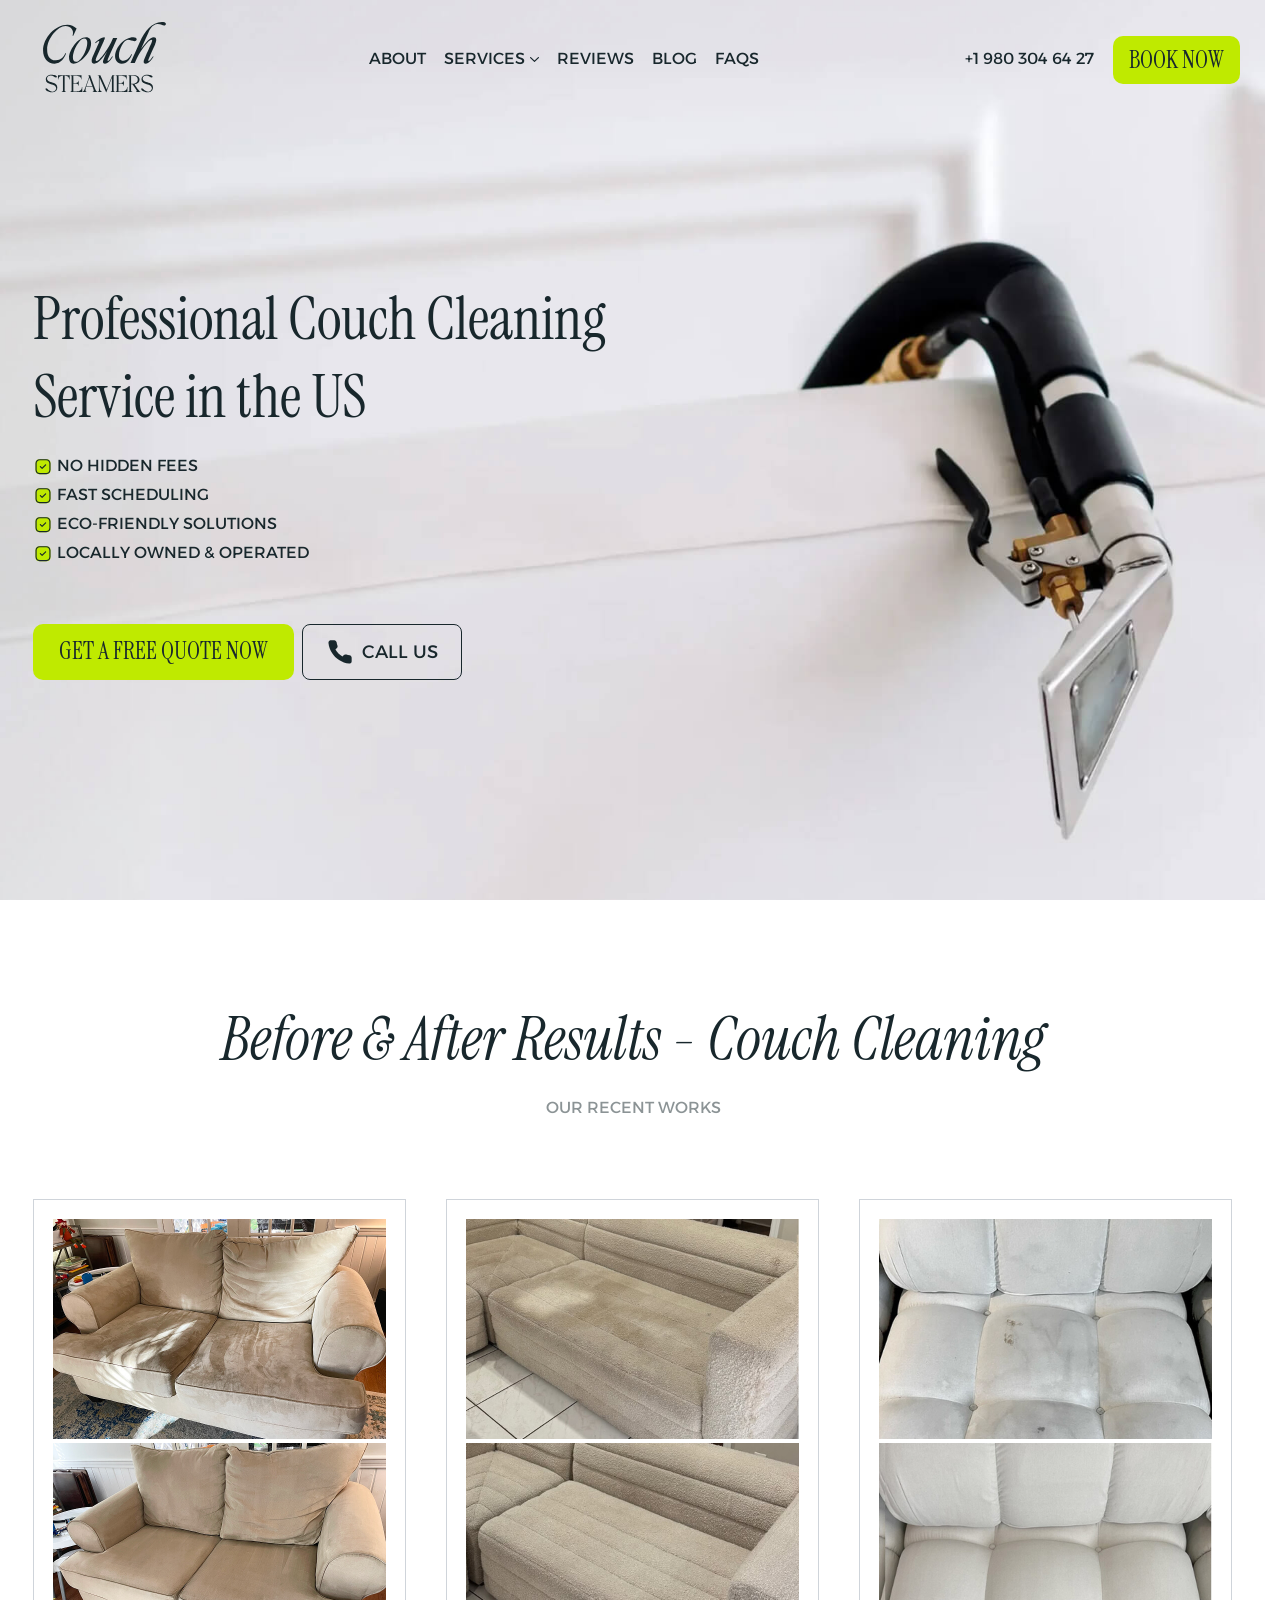
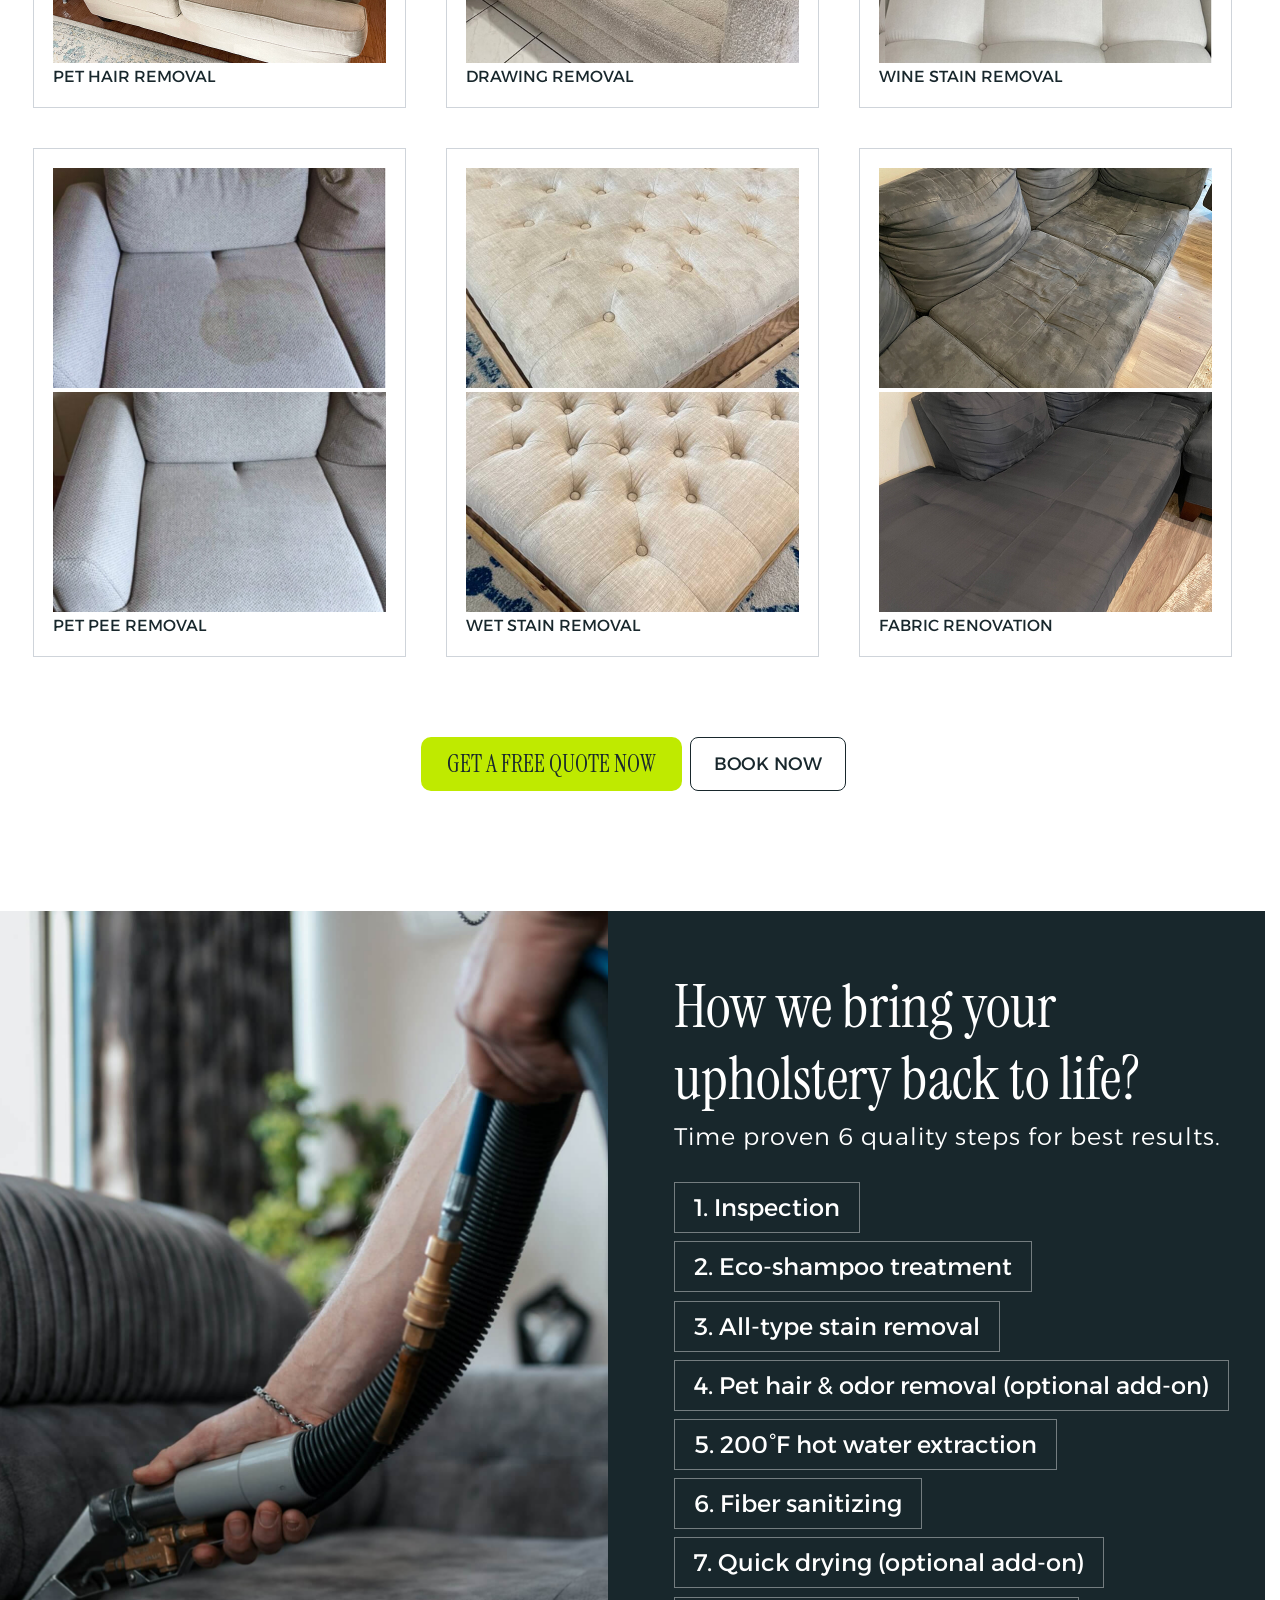
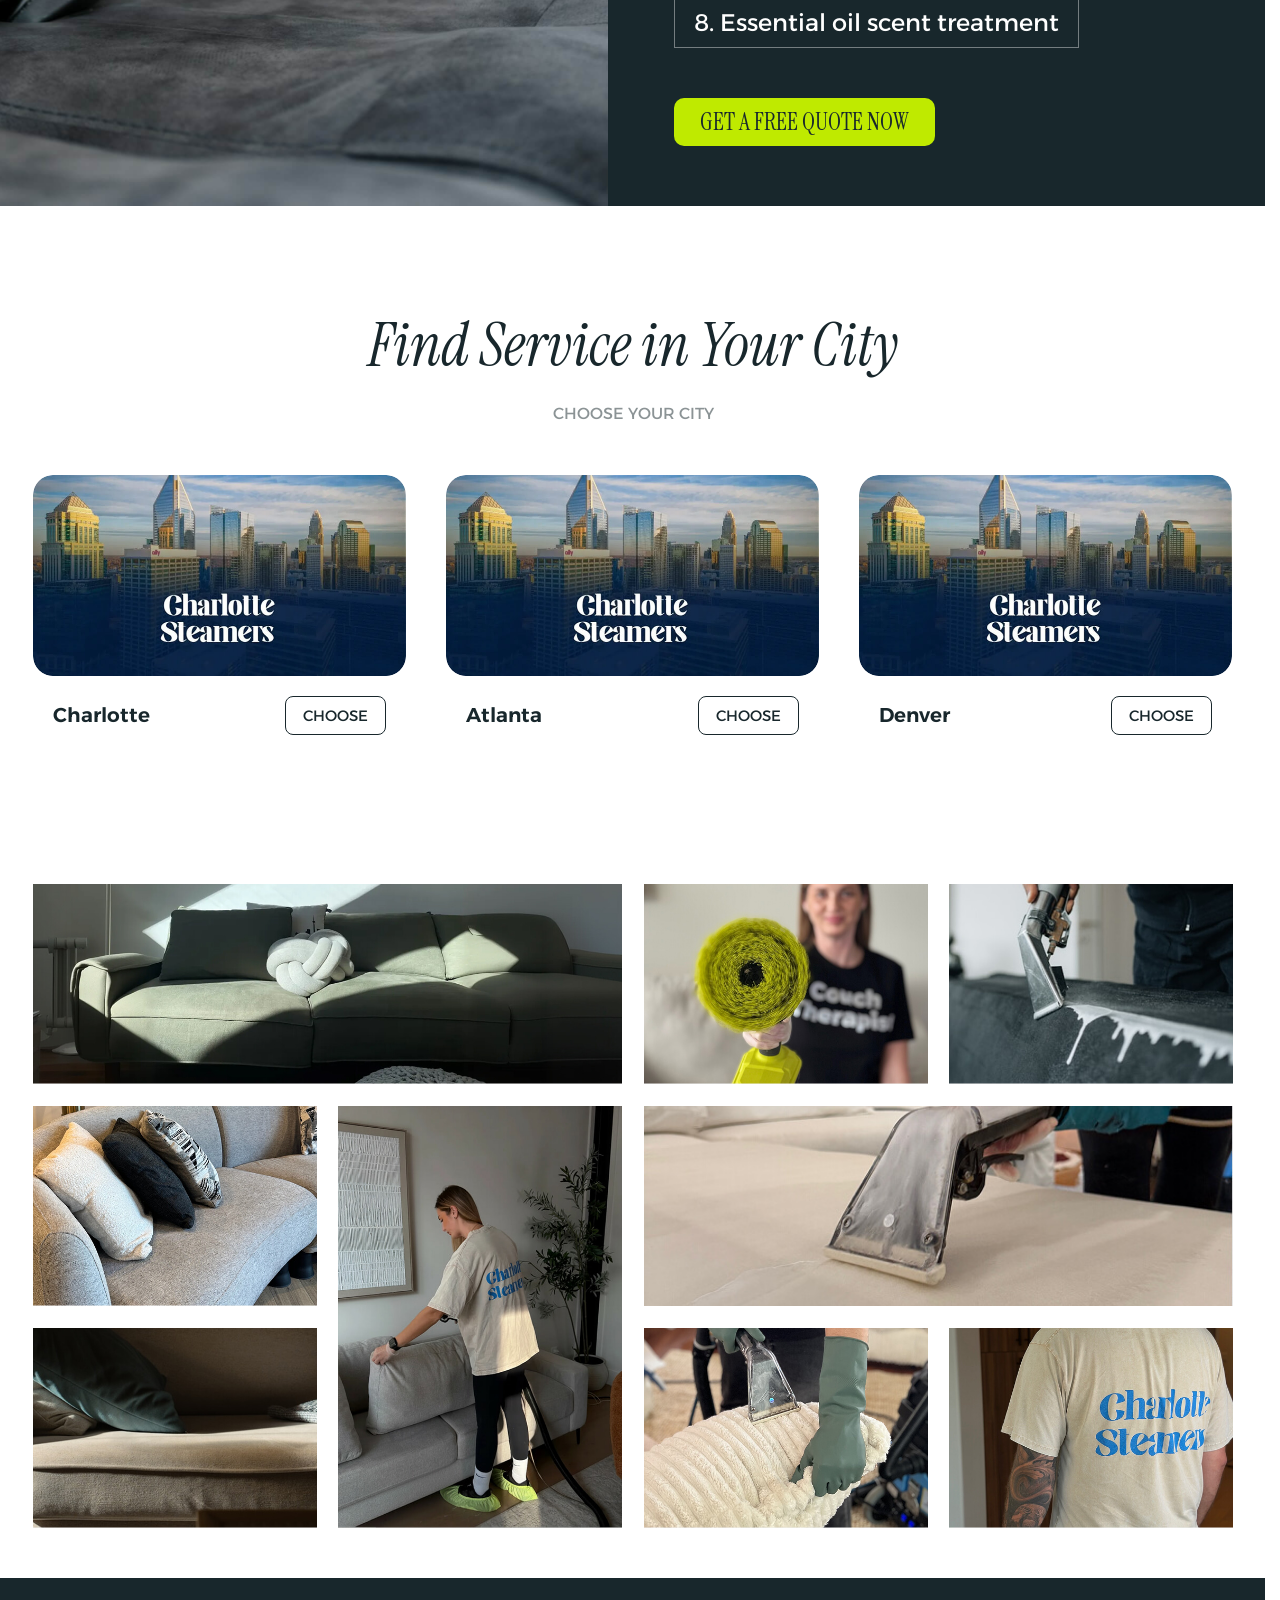
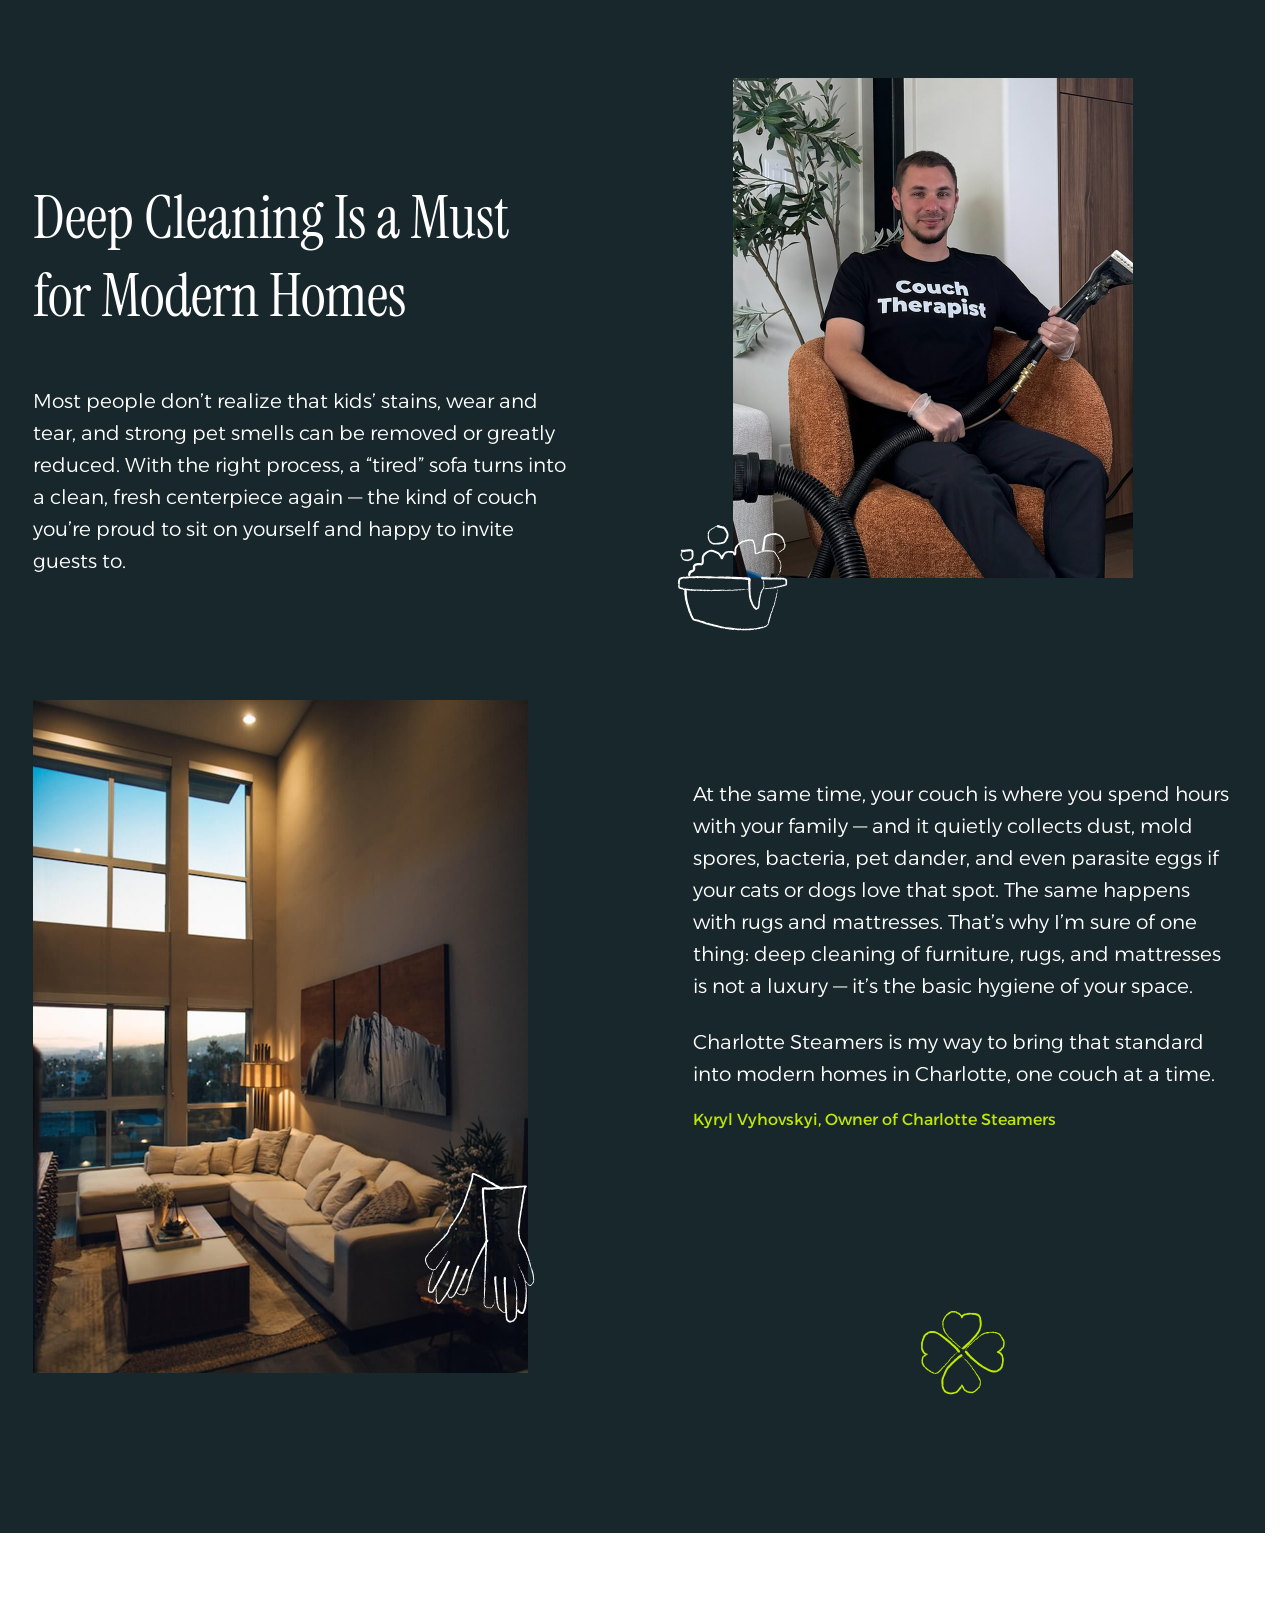
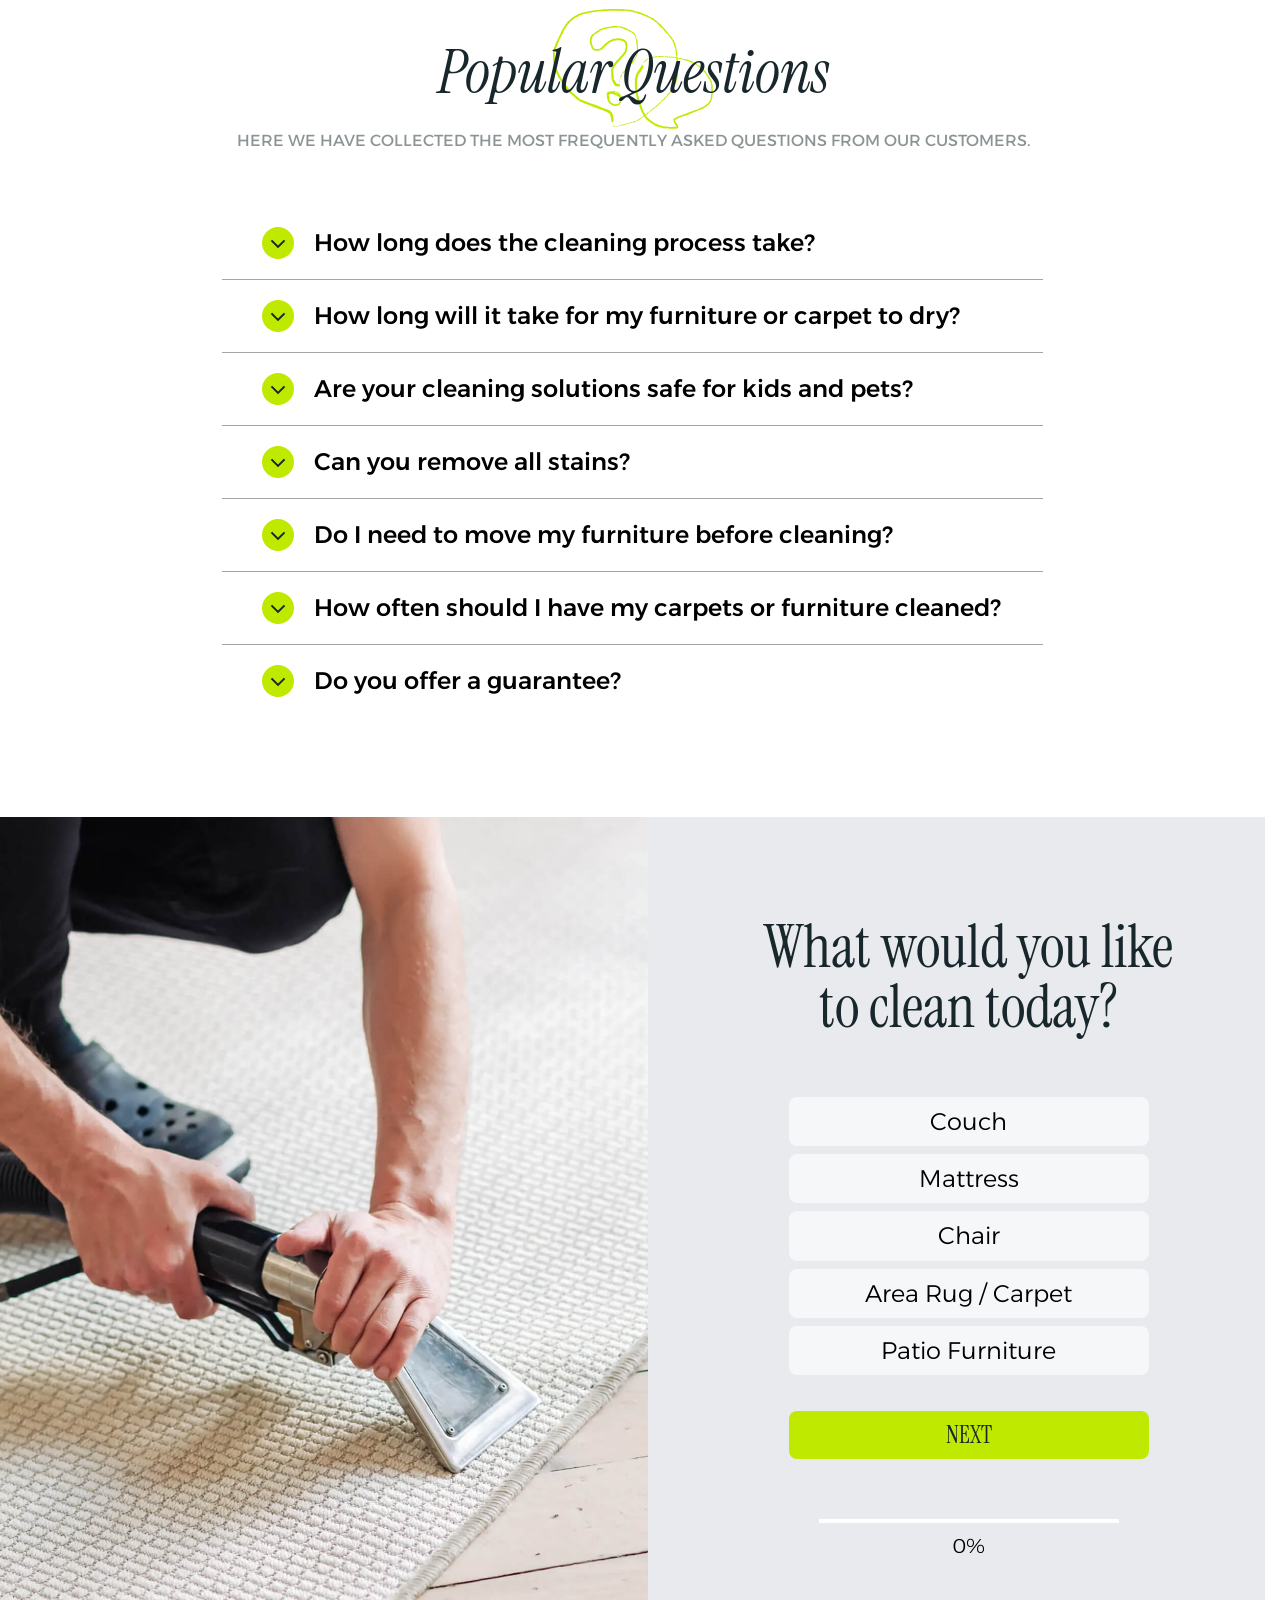
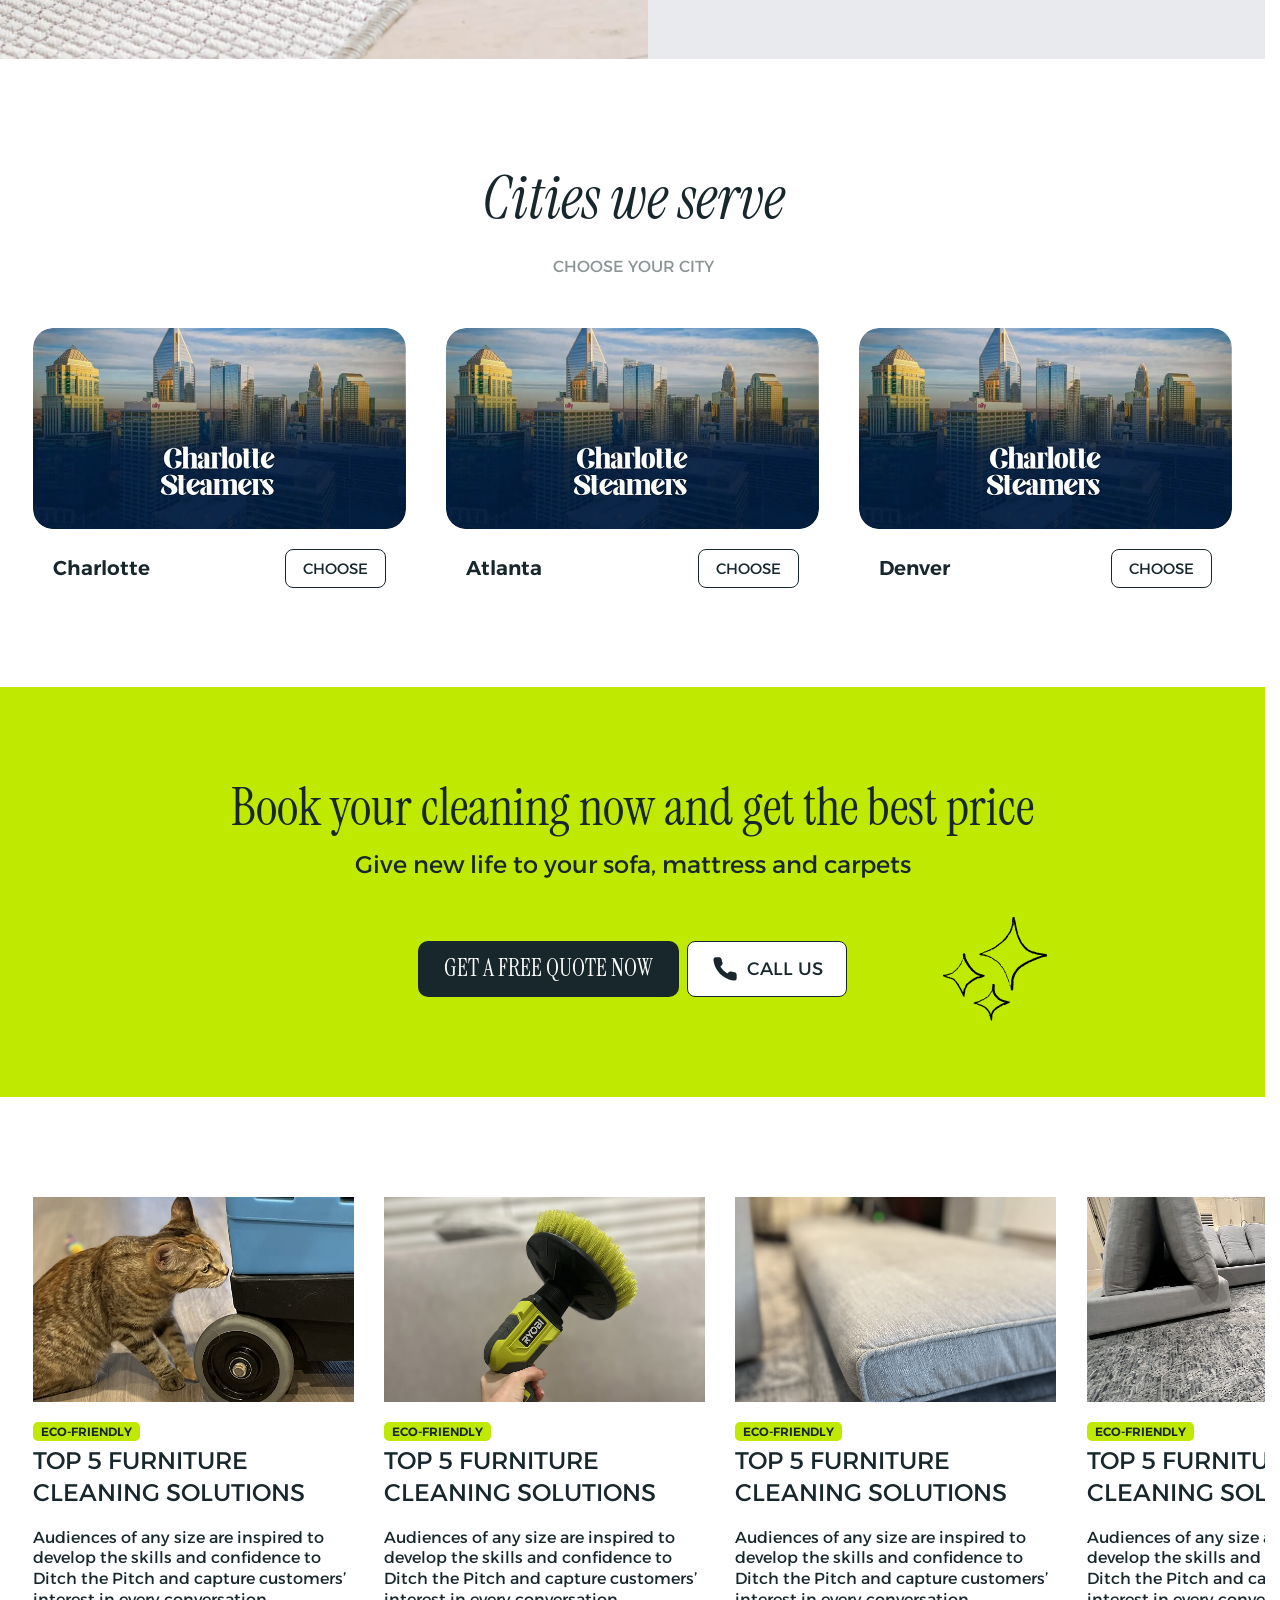
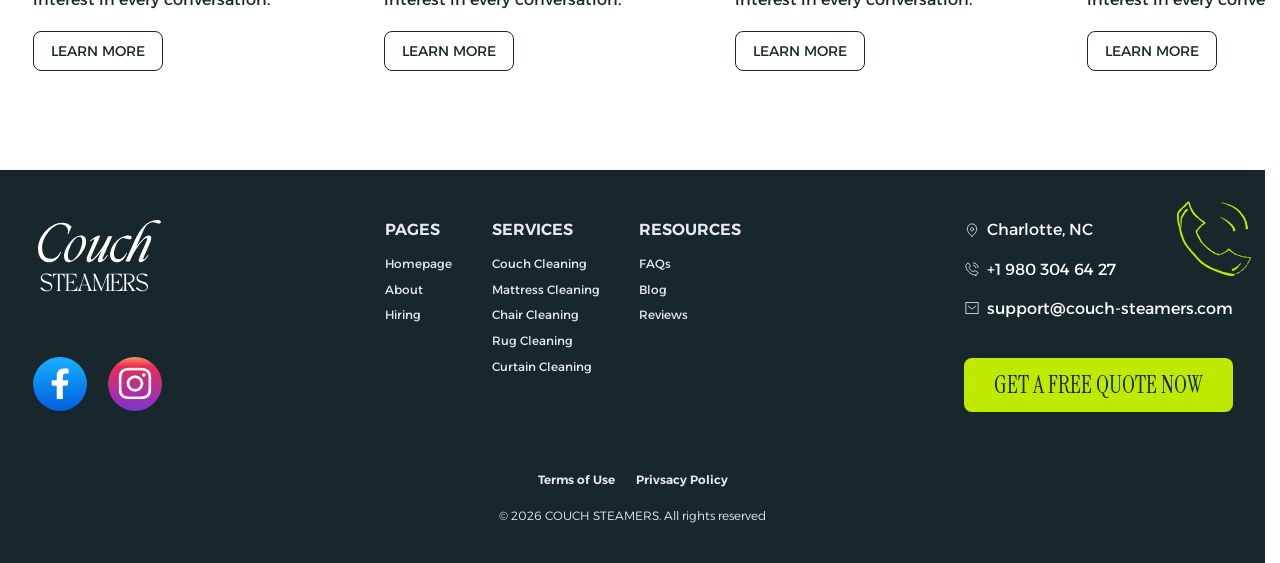
<file: index.html>
<!DOCTYPE html>
<html lang="en">

<head>
    <meta charset="UTF-8">
    <meta name="viewport" content="width=device-width, initial-scale=1.0">
    <title>Couch Steamers | Home</title>

    <link rel="preload" href="./assets/fonts/ff_base_400.woff2" as="font" type="font/woff2" crossorigin>
    <link rel="preload" href="./assets/fonts/ff_accent_400.woff2" as="font" type="font/woff2" crossorigin>

    <link rel="stylesheet" href="./assets/libs/fancybox/fancybox.min.css">
    <link rel="stylesheet" href="./assets/libs/swiper/swiper.min.css">
    <link rel="stylesheet" href="./assets/css/main.min.css">

    <script defer src="./assets/libs/fancybox/fancybox.min.js"></script>
    <script defer src="./assets/libs/swiper/swiper.min.js"></script>
    <script defer src="./assets/scripts/mods/sectionFaq.js"></script>
    <script defer src="./assets/scripts/mods/sectionProcess.js"></script>
    <script defer src="./assets/scripts/mods/sectionArticles.js"></script>
    <script defer src="./assets/scripts/mods/sectionQuiz.js"></script>
    <script defer src="./assets/scripts/mods/sectionGallery.js"></script>
    <script defer src="./assets/scripts/mods/contactModal.js"></script>
    <script defer src="./assets/scripts/main.js"></script>
</head>

<body>
    <header class="header js-header">
        <div class="container">
            <a href="javascript: void(0)" class="header__logo">
                <img width="126" height="71" src="./assets/imgs/ico/logo.svg" alt="Logo">
            </a>
            <nav class="header__nav">
                <ul class="header__list">
                    <li>
                        <a href="javascript: void(0)">About</a>
                    </li>
                    <li>
                        <a href="javascript: void(0)">Services</a>
                        <ul>
                            <li><a href="#">Couch Cleaning</a></li>
                            <li><a href="#">Mattress Cleaning</a></li>
                            <li><a href="#">Chair Cleaning</a></li>
                            <li><a href="#">Rug Cleaning</a></li>
                            <li><a href="#">Curtain Cleaning</a></li>
                        </ul>
                    </li>
                    <li>
                        <a href="javascript: void(0)">Reviews</a>
                    </li>
                    <li>
                        <a href="javascript: void(0)">Blog</a>
                    </li>
                    <li>
                        <a href="javascript: void(0)">FAQs</a>
                    </li>
                </ul>
            </nav>
            <div class="header__controls">
                <a href="tel:+19803046427" class="header__tel">+1 980 304 64 27</a>
                <a href="javascript: void(0)" class="cta">Book Now</a>
            </div>
            <button type="button" class="header__burger js-menu-trigger">
                <span></span>
                <span></span>
                <span></span>
            </button>
        </div>
    </header>
    <main class="main">
        <section class="intro">
            <div class="container">
                <div class="intro__content">
                    <div class="intro__logo js-scroll">
                        <img src="./assets/imgs/ico/logo.svg" alt="Logo">
                    </div>
                    <h1 class="main-title js-scroll">
                        Professional Couch Cleaning Service in the US
                    </h1>
                    <div class="intro__chev">
                        <div class="intro__title">
                            <div class="marquee">
                                <div class="marquee__track">
                                    <h2>Professional Couch Cleaning Service</h2>
                                    <h2>Professional Couch Cleaning Service</h2>
                                    <h2>Professional Couch Cleaning Service</h2>
                                    <h2>Professional Couch Cleaning Service</h2>
                                </div>
                            </div>
                        </div>
                        <div class="intro__location">
                            <p>in Charlotte, NC</p>
                        </div>
                    </div>
                    <ul class="intro__list">
                        <li class="js-scroll">No hidden fees</li>
                        <li class="js-scroll">Fast scheduling</li>
                        <li class="js-scroll">Eco-Friendly Solutions</li>
                        <li class="js-scroll">Locally Owned & Operated</li>
                    </ul>
                    <div class="intro__controls js-scroll">
                        <a href="javascript: void(0)" class="cta cta--lg">Get a Free Quote Now</a>
                        <a href="javascript: void(0)" class="action-call">
                            <svg width="28" height="28" viewBox="0 0 28 28" fill="none"
                                xmlns="http://www.w3.org/2000/svg">
                                <path
                                    d="M25.6667 19.74V23.24C25.668 23.5649 25.6014 23.8865 25.4713 24.1842C25.3411 24.4819 25.1502 24.7492 24.9108 24.9688C24.6713 25.1885 24.3887 25.3557 24.0809 25.4598C23.7731 25.5639 23.4469 25.6025 23.1233 25.5733C19.5333 25.1832 16.0848 23.9565 13.055 21.9916C10.2361 20.2004 7.84623 17.8105 6.055 14.9916C4.08331 11.948 2.85629 8.4828 2.47334 4.87664C2.44418 4.55402 2.48252 4.22886 2.58592 3.92187C2.68932 3.61487 2.8555 3.33277 3.0739 3.09353C3.29229 2.85428 3.55811 2.66313 3.85443 2.53225C4.15074 2.40136 4.47107 2.33361 4.795 2.3333H8.295C8.86119 2.32773 9.41009 2.52823 9.83939 2.89743C10.2687 3.26662 10.5491 3.77933 10.6283 4.33997C10.7761 5.46005 11.05 6.55982 11.445 7.6183C11.602 8.03588 11.6359 8.4897 11.5429 8.926C11.4498 9.36229 11.2337 9.76277 10.92 10.08L9.43834 11.5616C11.0992 14.4824 13.5175 16.9008 16.4383 18.5616L17.92 17.08C18.2372 16.7663 18.6377 16.5501 19.074 16.4571C19.5103 16.364 19.9641 16.398 20.3817 16.555C21.4402 16.9499 22.5399 17.2239 23.66 17.3716C24.2267 17.4516 24.7443 17.737 25.1143 18.1737C25.4843 18.6104 25.6809 19.1678 25.6667 19.74Z"
                                    fill="#18272C" />
                            </svg>
                            <span>Call Us</span>
                        </a>
                    </div>
                </div>
            </div>
            <img src="./assets/imgs/hero.jpg" alt="" class="intro__bg">
        </section>
        <section class="results">
            <div class="container">
                <div class="section-info">
                    <h2 class="main-title js-scroll">Before & After Results - Couch Cleaning</h2>
                    <p class="section-info__title js-scroll">Our recent works</p>
                </div>
                <div class="results__cards">
                    <button type="button" class="results__card js-scroll js-contact-trigger">
                        <div class="results__pics">
                            <img src="./assets/imgs/r_1.jpg" alt="Picture">
                            <img src="./assets/imgs/r_1_1.jpg" alt="Picture">
                        </div>
                        <p class="results__text">pet hair removal</p>
                    </button>
                    <button type="button" class="results__card js-scroll js-contact-trigger">
                        <div class="results__pics">
                            <img src="./assets/imgs/r_2.jpg" alt="Picture">
                            <img src="./assets/imgs/r_2_2.jpg" alt="Picture">
                        </div>
                        <p class="results__text">drawing removal</p>
                    </button>
                    <button type="button" class="results__card js-scroll js-contact-trigger">
                        <div class="results__pics">
                            <img src="./assets/imgs/r_3.jpg" alt="Picture">
                            <img src="./assets/imgs/r_3_3.jpg" alt="Picture">
                        </div>
                        <p class="results__text">wine stain removal</p>
                    </button>
                    <button type="button" class="results__card js-scroll js-contact-trigger">
                        <div class="results__pics">
                            <img src="./assets/imgs/r_4.jpg" alt="Picture">
                            <img src="./assets/imgs/r_4_4.jpg" alt="Picture">
                        </div>
                        <p class="results__text">pet pee removal</p>
                    </button>
                    <button type="button" class="results__card js-scroll js-contact-trigger">
                        <div class="results__pics">
                            <img src="./assets/imgs/r_5.jpg" alt="Picture">
                            <img src="./assets/imgs/r_5_5.jpg" alt="Picture">
                        </div>
                        <p class="results__text">wet stain removal</p>
                    </button>
                    <button type="button" class="results__card js-scroll js-contact-trigger">
                        <div class="results__pics">
                            <img src="./assets/imgs/r_6.jpg" alt="Picture">
                            <img src="./assets/imgs/r_6_6.jpg" alt="Picture">
                        </div>
                        <p class="results__text">fabric renovation</p>
                    </button>
                </div>
                <div class="results__controls js-scroll">
                    <a href="javascript: void(0)" class="cta cta--lg">Get a Free Quote Now</a>
                    <a href="javascript: void(0)" class="action-call">Book Now</a>
                </div>
            </div>
        </section>
        <section class="process">
            <div class="container">
                <div class="process__pic">
                    <img loading="lazy" decoding="async" src="./assets/imgs/process.jpg" alt="Picture">
                </div>
                <div class="process__content">
                    <div class="process__info">
                        <h2 class="main-title js-scroll">How we bring your upholstery back to life?</h2>
                        <p class="process__descr js-scroll">Time proven 6 quality steps for best results.</p>
                        <ul class="process__list">
                            <li class="js-process-box js-scroll">
                                <p class="process__heading">
                                    Inspection
                                    <span class="process__deco">
                                        <span class="process__plusminus"></span>
                                    </span>
                                </p>
                                <div class="process__about">
                                    <p>
                                        We start every couch cleaning in Charlotte with a quick inspection of your sofa.
                                        Your technician checks the fabric type, problem areas, and any existing damage.
                                        This helps us choose the safest and most effective upholstery cleaning method
                                        for your specific couch.
                                    </p>
                                </div>
                            </li>
                            <li class="js-process-box js-scroll">
                                <p class="process__heading">
                                    Eco-shampoo treatment
                                    <span class="process__deco">
                                        <span class="process__plusminus"></span>
                                    </span>
                                </p>
                                <div class="process__about">
                                    <p>
                                        We start every couch cleaning in Charlotte with a quick inspection of your sofa.
                                        Your technician checks the fabric type, problem areas, and any existing damage.
                                        This helps us choose the safest and most effective upholstery cleaning method
                                        for your specific couch.
                                    </p>
                                </div>
                            </li>
                            <li class="js-process-box js-scroll">
                                <p class="process__heading">
                                    All-type stain removal
                                    <span class="process__deco">
                                        <span class="process__plusminus"></span>
                                    </span>
                                </p>
                                <div class="process__about">
                                    <p>
                                        We start every couch cleaning in Charlotte with a quick inspection of your sofa.
                                        Your technician checks the fabric type, problem areas, and any existing damage.
                                        This helps us choose the safest and most effective upholstery cleaning method
                                        for your specific couch.
                                    </p>
                                </div>
                            </li>
                            <li class="js-process-box js-scroll">
                                <p class="process__heading">
                                    Pet hair & odor removal (optional add-on)
                                    <span class="process__deco">
                                        <span class="process__plusminus"></span>
                                    </span>
                                </p>
                                <div class="process__about">
                                    <p>
                                        We start every couch cleaning in Charlotte with a quick inspection of your sofa.
                                        Your technician checks the fabric type, problem areas, and any existing damage.
                                        This helps us choose the safest and most effective upholstery cleaning method
                                        for your specific couch.
                                    </p>
                                </div>
                            </li>
                            <li class="js-process-box js-scroll">
                                <p class="process__heading">
                                    200°F hot water extraction
                                    <span class="process__deco">
                                        <span class="process__plusminus"></span>
                                    </span>
                                </p>
                                <div class="process__about">
                                    <p>
                                        We start every couch cleaning in Charlotte with a quick inspection of your sofa.
                                        Your technician checks the fabric type, problem areas, and any existing damage.
                                        This helps us choose the safest and most effective upholstery cleaning method
                                        for your specific couch.
                                    </p>
                                </div>
                            </li>
                            <li class="js-process-box js-scroll">
                                <p class="process__heading">
                                    Fiber sanitizing
                                    <span class="process__deco">
                                        <span class="process__plusminus"></span>
                                    </span>
                                </p>
                                <div class="process__about">
                                    <p>
                                        We start every couch cleaning in Charlotte with a quick inspection of your sofa.
                                        Your technician checks the fabric type, problem areas, and any existing damage.
                                        This helps us choose the safest and most effective upholstery cleaning method
                                        for your specific couch.
                                    </p>
                                </div>
                            </li>
                            <li class="js-process-box js-scroll">
                                <p class="process__heading">
                                    Quick drying (optional add-on)
                                    <span class="process__deco">
                                        <span class="process__plusminus"></span>
                                    </span>
                                </p>
                                <div class="process__about">
                                    <p>
                                        We start every couch cleaning in Charlotte with a quick inspection of your sofa.
                                        Your technician checks the fabric type, problem areas, and any existing damage.
                                        This helps us choose the safest and most effective upholstery cleaning method
                                        for your specific couch.
                                    </p>
                                </div>
                            </li>
                            <li class="js-process-box js-scroll">
                                <p class="process__heading">
                                    Essential oil scent treatment
                                    <span class="process__deco">
                                        <span class="process__plusminus"></span>
                                    </span>
                                </p>
                                <div class="process__about">
                                    <p>
                                        We start every couch cleaning in Charlotte with a quick inspection of your sofa.
                                        Your technician checks the fabric type, problem areas, and any existing damage.
                                        This helps us choose the safest and most effective upholstery cleaning method
                                        for your specific couch.
                                    </p>
                                </div>
                            </li>
                        </ul>
                        <div class="js-scroll">
                            <a href="javascript: void(0)" class="cta cta--lg">
                                Get a Free Quote Now
                            </a>
                        </div>
                    </div>
                </div>
            </div>
        </section>
        <section class="cities">
            <div class="container">
                <div class="section-info">
                    <h2 class="main-title js-scroll">Find Service in Your City</h2>
                    <p class="section-info__title js-scroll">Choose your city</p>
                </div>
                <div class="cities__boxes">
                    <a href="javascript: void(0)" class="city-box js-scroll">
                        <div class="city-box__pic">
                            <img src="./assets/imgs/citu.jpg" alt="Picture">
                        </div>
                        <div class="city-box__info">
                            <p class="city-box__title">Charlotte</p>
                            <span class="city-box__deco">choose</span>
                        </div>
                    </a>
                    <a href="javascript: void(0)" class="city-box js-scroll">
                        <div class="city-box__pic">
                            <img src="./assets/imgs/citu.jpg" alt="Picture">
                        </div>
                        <div class="city-box__info">
                            <p class="city-box__title">Atlanta</p>
                            <span class="city-box__deco">choose</span>
                        </div>
                    </a>
                    <a href="javascript: void(0)" class="city-box js-scroll">
                        <div class="city-box__pic">
                            <img src="./assets/imgs/citu.jpg" alt="Picture">
                        </div>
                        <div class="city-box__info">
                            <p class="city-box__title">Denver</p>
                            <span class="city-box__deco">choose</span>
                        </div>
                    </a>
                </div>
            </div>
        </section>
        <section class="gallery">
            <div class="container">
                <div class="gallery__cards">
                    <a href="./assets/imgs/g_1.jpg" data-fancybox="gallery">
                        <div class="gallery__card js-scroll">
                            <img src="./assets/imgs/g_1.jpg" alt="Picture">
                        </div>
                    </a>
                    <a href="./assets/imgs/g_2.jpg" data-fancybox="gallery">
                        <div class="gallery__card js-scroll">
                            <img src="./assets/imgs/g_2.jpg" alt="Picture">
                        </div>
                    </a>
                    <a href="./assets/imgs/g_3.jpg" data-fancybox="gallery">
                        <div class="gallery__card js-scroll">
                            <img src="./assets/imgs/g_3.jpg" alt="Picture">
                        </div>
                    </a>
                    <a href="./assets/imgs/g_4.jpg" data-fancybox="gallery">
                        <div class="gallery__card js-scroll">
                            <img src="./assets/imgs/g_4.jpg" alt="Picture">
                        </div>
                    </a>
                    <a href="./assets/imgs/g_6.jpg" data-fancybox="gallery">
                        <div class="gallery__card js-scroll">
                            <img src="./assets/imgs/g_6.jpg" alt="Picture">
                        </div>
                    </a>
                    <a href="./assets/imgs/g_5.jpg" data-fancybox="gallery">
                        <div class="gallery__card js-scroll">
                            <img src="./assets/imgs/g_5.jpg" alt="Picture">
                        </div>
                    </a>
                    <a href="./assets/imgs/g_7.jpg" data-fancybox="gallery">
                        <div class="gallery__card js-scroll">
                            <img src="./assets/imgs/g_7.jpg" alt="Picture">
                        </div>
                    </a>
                    <a href="./assets/imgs/g_8.jpg" data-fancybox="gallery">
                        <div class="gallery__card js-scroll">
                            <img src="./assets/imgs/g_8.jpg" alt="Picture">
                        </div>
                    </a>
                    <a href="./assets/imgs/g_9.jpg" data-fancybox="gallery">
                        <div class="gallery__card js-scroll">
                            <img src="./assets/imgs/g_9.jpg" alt="Picture">
                        </div>
                    </a>
                </div>
            </div>
        </section>
        <section class="info">
            <div class="container">
                <div class="info__block">
                    <div class="info__descr">
                        <h2 class="main-title js-scroll">Deep Cleaning Is a Must for Modern Homes</h2>
                        <div class="info__texts js-scroll">
                            <p class="info__text">
                                Most people don’t realize that kids’ stains, wear and tear, and strong pet smells can be
                                removed or greatly reduced. With the right process, a “tired” sofa turns into a clean,
                                fresh
                                centerpiece again — the kind of couch you’re proud to sit on yourself and happy to
                                invite
                                guests to.
                            </p>
                        </div>
                    </div>
                    <div class="info__pic js-scroll">
                        <img loading="lazy" decoding="async" src="./assets/imgs/info_1.jpg" alt="Picture">
                        <div class="info__deco">
                            <img src="./assets/imgs/ico/deco_1.svg" alt="">
                        </div>
                    </div>
                </div>
                <div class="info__block">
                    <div class="info__descr">
                        <div class="info__texts js-scroll">
                            <p class="info__text">
                                At the same time, your couch is where you spend hours with your family — and it quietly
                                collects dust, mold spores, bacteria, pet dander, and even parasite eggs if your cats or
                                dogs love that spot. The same happens with rugs and mattresses. That’s why I’m sure of
                                one
                                thing: deep cleaning of furniture, rugs, and mattresses is not a luxury — it’s the basic
                                hygiene of your space.
                            </p>
                            <p class="info__text">
                                Charlotte Steamers is my way to bring that standard into modern homes in Charlotte, one
                                couch at a time.
                            </p>
                        </div>
                        <p class="info__subtitle js-scroll">Kyryl Vyhovskyi, Owner of Charlotte Steamers</p>
                        <div class="info__icon js-scroll">
                            <img src="./assets/imgs/ico/flower.svg" alt="Icon">
                        </div>
                    </div>
                    <div class="info__pic js-scroll">
                        <img loading="lazy" decoding="async" src="./assets/imgs/info_2.jpg" alt="Picture">
                        <div class="info__deco">
                            <img src="./assets/imgs/ico/deco_2.svg" alt="">
                        </div>
                    </div>
                </div>
            </div>
        </section>
        <section class="faq">
            <div class="container">
                <div class="section-info">
                    <h2 class="main-title js-scroll">Popular Questions</h2>
                    <p class="section-info__title js-scroll">
                        Here we have collected the most frequently asked questions from our customers.
                    </p>
                </div>
                <ul class="faq__list">
                    <li class="faq-box js-faq-box js-scroll">
                        <svg width="32" height="32" viewBox="0 0 32 32" fill="none" xmlns="http://www.w3.org/2000/svg">
                            <rect x="32" y="32" width="32" height="32" rx="16" transform="rotate(180 32 32)"
                                fill="#BFEA00" />
                            <path d="M21.8334 14.083L16.0001 19.9163L10.1667 14.083" stroke="black" stroke-width="2"
                                stroke-linecap="square" />
                        </svg>
                        <div class="faq-box__content">
                            <h3 class="faq-box__title">How long does the cleaning process take?</h3>
                            <div class="faq-box__text">
                                <p>
                                    Audiences of any size are inspired to develop the skills and confidence to Ditch the
                                    Pitch and capture customers’ interest in every conversation.
                                </p>
                            </div>
                        </div>
                    </li>
                    <li class="faq-box js-faq-box js-scroll">
                        <svg width="32" height="32" viewBox="0 0 32 32" fill="none" xmlns="http://www.w3.org/2000/svg">
                            <rect x="32" y="32" width="32" height="32" rx="16" transform="rotate(180 32 32)"
                                fill="#BFEA00" />
                            <path d="M21.8334 14.083L16.0001 19.9163L10.1667 14.083" stroke="black" stroke-width="2"
                                stroke-linecap="square" />
                        </svg>
                        <div class="faq-box__content">
                            <h3 class="faq-box__title">
                                How long will it take for my furniture or carpet to dry?
                            </h3>
                            <div class="faq-box__text">
                                <p>
                                    Audiences of any size are inspired to develop the skills and confidence to Ditch the
                                    Pitch and capture customers’ interest in every conversation.
                                </p>
                            </div>
                        </div>
                    </li>
                    <li class="faq-box js-faq-box js-scroll">
                        <svg width="32" height="32" viewBox="0 0 32 32" fill="none" xmlns="http://www.w3.org/2000/svg">
                            <rect x="32" y="32" width="32" height="32" rx="16" transform="rotate(180 32 32)"
                                fill="#BFEA00" />
                            <path d="M21.8334 14.083L16.0001 19.9163L10.1667 14.083" stroke="black" stroke-width="2"
                                stroke-linecap="square" />
                        </svg>
                        <div class="faq-box__content">
                            <h3 class="faq-box__title">
                                Are your cleaning solutions safe for kids and pets?
                            </h3>
                            <div class="faq-box__text">
                                <p>
                                    Audiences of any size are inspired to develop the skills and confidence to Ditch the
                                    Pitch and capture customers’ interest in every conversation.
                                </p>
                            </div>
                        </div>
                    </li>
                    <li class="faq-box js-faq-box js-scroll">
                        <svg width="32" height="32" viewBox="0 0 32 32" fill="none" xmlns="http://www.w3.org/2000/svg">
                            <rect x="32" y="32" width="32" height="32" rx="16" transform="rotate(180 32 32)"
                                fill="#BFEA00" />
                            <path d="M21.8334 14.083L16.0001 19.9163L10.1667 14.083" stroke="black" stroke-width="2"
                                stroke-linecap="square" />
                        </svg>
                        <div class="faq-box__content">
                            <h3 class="faq-box__title">
                                Can you remove all stains?
                            </h3>
                            <div class="faq-box__text">
                                <p>
                                    Audiences of any size are inspired to develop the skills and confidence to Ditch the
                                    Pitch and capture customers’ interest in every conversation.
                                </p>
                            </div>
                        </div>
                    </li>
                    <li class="faq-box js-faq-box js-scroll">
                        <svg width="32" height="32" viewBox="0 0 32 32" fill="none" xmlns="http://www.w3.org/2000/svg">
                            <rect x="32" y="32" width="32" height="32" rx="16" transform="rotate(180 32 32)"
                                fill="#BFEA00" />
                            <path d="M21.8334 14.083L16.0001 19.9163L10.1667 14.083" stroke="black" stroke-width="2"
                                stroke-linecap="square" />
                        </svg>
                        <div class="faq-box__content">
                            <h3 class="faq-box__title">
                                Do I need to move my furniture before cleaning?
                            </h3>
                            <div class="faq-box__text">
                                <p>
                                    Audiences of any size are inspired to develop the skills and confidence to Ditch the
                                    Pitch and capture customers’ interest in every conversation.
                                </p>
                            </div>
                        </div>
                    </li>
                    <li class="faq-box js-faq-box js-scroll">
                        <svg width="32" height="32" viewBox="0 0 32 32" fill="none" xmlns="http://www.w3.org/2000/svg">
                            <rect x="32" y="32" width="32" height="32" rx="16" transform="rotate(180 32 32)"
                                fill="#BFEA00" />
                            <path d="M21.8334 14.083L16.0001 19.9163L10.1667 14.083" stroke="black" stroke-width="2"
                                stroke-linecap="square" />
                        </svg>
                        <div class="faq-box__content">
                            <h3 class="faq-box__title">
                                How often should I have my carpets or furniture cleaned?
                            </h3>
                            <div class="faq-box__text">
                                <p>
                                    Audiences of any size are inspired to develop the skills and confidence to Ditch the
                                    Pitch and capture customers’ interest in every conversation.
                                </p>
                            </div>
                        </div>
                    </li>
                    <li class="faq-box js-faq-box js-scroll">
                        <svg width="32" height="32" viewBox="0 0 32 32" fill="none" xmlns="http://www.w3.org/2000/svg">
                            <rect x="32" y="32" width="32" height="32" rx="16" transform="rotate(180 32 32)"
                                fill="#BFEA00" />
                            <path d="M21.8334 14.083L16.0001 19.9163L10.1667 14.083" stroke="black" stroke-width="2"
                                stroke-linecap="square" />
                        </svg>
                        <div class="faq-box__content">
                            <h3 class="faq-box__title">
                                Do you offer a guarantee?
                            </h3>
                            <div class="faq-box__text">
                                <p>
                                    Audiences of any size are inspired to develop the skills and confidence to Ditch the
                                    Pitch and capture customers’ interest in every conversation.
                                </p>
                            </div>
                        </div>
                    </li>
                </ul>
            </div>
        </section>
        <section class="quiz">
            <div class="container--left">
                <div class="quiz__pic js-scroll">
                    <img loading="lazy" decoding="async" src="./assets/imgs/quiz.jpg" alt="Picture">
                </div>
                <div class="quiz__flow js-scroll">
                    <div class="quiz__form js-form-quiz">
                        <form>
                            <div class="quiz__steps">
                                <div class="quiz__step">
                                    <div class="quiz__content">
                                        <h2 class="main-title">
                                            What would you like to clean today?
                                        </h2>
                                        <div class="quiz__wrapper">
                                            <div class="quiz__checks">
                                                <div class="quiz__check">
                                                    <input class="quiz__handler" type="radio" name="step_1"
                                                        id="check_step_1_1" value="Couch">
                                                    <label class="quiz__variant" for="check_step_1_1">
                                                        Couch
                                                    </label>
                                                </div>
                                                <div class="quiz__check">
                                                    <input class="quiz__handler" type="radio" name="step_1"
                                                        id="check_step_2_1" value="Mattress">
                                                    <label class="quiz__variant" for="check_step_2_1">
                                                        Mattress
                                                    </label>
                                                </div>
                                                <div class="quiz__check">
                                                    <input class="quiz__handler" type="radio" name="step_1"
                                                        id="check_step_3_1" value="Chair">
                                                    <label class="quiz__variant" for="check_step_3_1">
                                                        Chair
                                                    </label>
                                                </div>
                                                <div class="quiz__check">
                                                    <input class="quiz__handler" type="radio" name="step_1"
                                                        id="check_step_4_1" value="Area Rug / Carpet">
                                                    <label class="quiz__variant" for="check_step_4_1">
                                                        Area Rug / Carpet
                                                    </label>
                                                </div>
                                                <div class="quiz__check">
                                                    <input class="quiz__handler" type="radio" name="step_1"
                                                        id="check_step_5_1" value="Patio Furniture">
                                                    <label class="quiz__variant" for="check_step_5_1">
                                                        Patio Furniture
                                                    </label>
                                                </div>
                                            </div>
                                            <button type="button" class="quiz__btn">NEXT</button>
                                        </div>
                                    </div>
                                </div>
                                <div class="quiz__step">
                                    <div class="quiz__content">
                                        <h2 class="main-title">
                                            Why do you want to order cleaning?
                                        </h2>
                                        <div class="quiz__wrapper">
                                            <div class="quiz__checks">
                                                <div class="quiz__check">
                                                    <input class="quiz__handler" type="radio" name="step_2"
                                                        id="check_step_1_2" value="Stains">
                                                    <label class="quiz__variant" for="check_step_1_2">
                                                        Stains
                                                    </label>
                                                </div>
                                                <div class="quiz__check">
                                                    <input class="quiz__handler" type="radio" name="step_2"
                                                        id="check_step_2_2" value="Unpleasant smell">
                                                    <label class="quiz__variant" for="check_step_2_2">
                                                        Unpleasant smell
                                                    </label>
                                                </div>
                                                <div class="quiz__check">
                                                    <input class="quiz__handler" type="radio" name="step_2"
                                                        id="check_step_3_2" value="Dirty">
                                                    <label class="quiz__variant" for="check_step_3_2">
                                                        Dirty
                                                    </label>
                                                </div>
                                                <div class="quiz__check">
                                                    <input class="quiz__handler" type="radio" name="step_2"
                                                        id="check_step_4_2" value="Allergy">
                                                    <label class="quiz__variant" for="check_step_4_2">
                                                        Allergy
                                                    </label>
                                                </div>
                                                <div class="quiz__check">
                                                    <input class="quiz__handler" type="radio" name="step_2"
                                                        id="check_step_5_2" value="Prevention">
                                                    <label class="quiz__variant" for="check_step_5_2">
                                                        Prevention
                                                    </label>
                                                </div>
                                            </div>
                                            <button type="button" class="quiz__btn">NEXT</button>
                                        </div>
                                    </div>
                                </div>
                                <div class="quiz__step">
                                    <div class="quiz__content">
                                        <h2 class="main-title">
                                            When are you interested?
                                        </h2>
                                        <div class="quiz__wrapper">
                                            <div class="quiz__checks">
                                                <div class="quiz__check">
                                                    <input class="quiz__handler" type="radio" name="step_3"
                                                        id="check_step_1_3" value="Nearest time">
                                                    <label class="quiz__variant" for="check_step_1_3">
                                                        Nearest time
                                                    </label>
                                                </div>
                                                <div class="quiz__check">
                                                    <input class="quiz__handler" type="radio" name="step_3"
                                                        id="check_step_2_3" value="During the week">
                                                    <label class="quiz__variant" for="check_step_2_3">
                                                        During the week
                                                    </label>
                                                </div>
                                            </div>
                                            <button type="button" class="quiz__btn">NEXT</button>
                                        </div>
                                    </div>
                                </div>
                                <div class="quiz__step">
                                    <div class="quiz__content">
                                        <h2 class="main-title">
                                            Please leave
                                            your phone number
                                        </h2>
                                        <div class="quiz__wrapper">
                                            <div class="quiz__fields">
                                                <div class="quiz__field">
                                                    <input name="quizName" id="quizName" type="text" placeholder="Name">
                                                </div>
                                                <div class="quiz__field">
                                                    <input name="quizPhone" id="quizPhone" type="text"
                                                        placeholder="Phone number">
                                                </div>
                                            </div>
                                            <button type="submit" class="quiz__btn">
                                                Get the Best Offer
                                            </button>
                                        </div>
                                    </div>
                                </div>
                            </div>
                            <div class="quiz__result">
                                <div class="quiz__progress">
                                    <span></span>
                                </div>
                                <span class="quiz__val"></span>
                            </div>
                        </form>
                    </div>
                </div>
            </div>
        </section>
        <section class="cities">
            <div class="container">
                <div class="section-info">
                    <h2 class="main-title js-scroll">Cities we serve</h2>
                    <p class="section-info__title js-scroll">Choose your city</p>
                </div>
                <div class="cities__boxes">
                    <a href="javascript: void(0)" class="city-box js-scroll">
                        <div class="city-box__pic">
                            <img src="./assets/imgs/citu.jpg" alt="Picture">
                        </div>
                        <div class="city-box__info">
                            <p class="city-box__title">Charlotte</p>
                            <span class="city-box__deco">choose</span>
                        </div>
                    </a>
                    <a href="javascript: void(0)" class="city-box js-scroll">
                        <div class="city-box__pic">
                            <img src="./assets/imgs/citu.jpg" alt="Picture">
                        </div>
                        <div class="city-box__info">
                            <p class="city-box__title">Atlanta</p>
                            <span class="city-box__deco">choose</span>
                        </div>
                    </a>
                    <a href="javascript: void(0)" class="city-box js-scroll">
                        <div class="city-box__pic">
                            <img src="./assets/imgs/citu.jpg" alt="Picture">
                        </div>
                        <div class="city-box__info">
                            <p class="city-box__title">Denver</p>
                            <span class="city-box__deco">choose</span>
                        </div>
                    </a>
                </div>
            </div>
        </section>
        <section class="action">
            <div class="container">
                <div class="action__deco">
                    <img src="./assets/imgs/ico/stars.svg" alt="Icon">
                </div>
                <div class="action__content">
                    <h2 class="main-title js-scroll">Book your cleaning now and get the best price</h2>
                    <p class="action__subtitle js-scroll">Give new life to your sofa, mattress and carpets</p>
                </div>
                <div class="action__controls js-scroll">
                    <a href="javascript: void(0)" class="cta cta--lg cta--drk">
                        Get a Free Quote Now
                    </a>
                    <a href="javascript: void(0)" class="action-call action-call--wht">
                        <svg width="28" height="28" viewBox="0 0 28 28" fill="none" xmlns="http://www.w3.org/2000/svg">
                            <path
                                d="M25.6667 19.74V23.24C25.668 23.5649 25.6014 23.8865 25.4713 24.1842C25.3411 24.4819 25.1502 24.7492 24.9108 24.9688C24.6713 25.1885 24.3887 25.3557 24.0809 25.4598C23.7731 25.5639 23.4469 25.6025 23.1233 25.5733C19.5333 25.1832 16.0848 23.9565 13.055 21.9916C10.2361 20.2004 7.84623 17.8105 6.055 14.9916C4.08331 11.948 2.85629 8.4828 2.47334 4.87664C2.44418 4.55402 2.48252 4.22886 2.58592 3.92187C2.68932 3.61487 2.8555 3.33277 3.0739 3.09353C3.29229 2.85428 3.55811 2.66313 3.85443 2.53225C4.15074 2.40136 4.47107 2.33361 4.795 2.3333H8.295C8.86119 2.32773 9.41009 2.52823 9.83939 2.89743C10.2687 3.26662 10.5491 3.77933 10.6283 4.33997C10.7761 5.46005 11.05 6.55982 11.445 7.6183C11.602 8.03588 11.6359 8.4897 11.5429 8.926C11.4498 9.36229 11.2337 9.76277 10.92 10.08L9.43834 11.5616C11.0992 14.4824 13.5175 16.9008 16.4383 18.5616L17.92 17.08C18.2372 16.7663 18.6377 16.5501 19.074 16.4571C19.5103 16.364 19.9641 16.398 20.3817 16.555C21.4402 16.9499 22.5399 17.2239 23.66 17.3716C24.2267 17.4516 24.7443 17.737 25.1143 18.1737C25.4843 18.6104 25.6809 19.1678 25.6667 19.74Z"
                                fill="#18272C" />
                        </svg>
                        Call Us
                    </a>
                </div>
            </div>
        </section>
        <section class="articles">
            <div class="container">
                <div class="articles__slider swiper js-articles-slider">
                    <div class="articles__wrapper swiper-wrapper">
                        <div class="articles__slide swiper-slide">
                            <a href="javascript: void(0)" class="article-box js-scroll">
                                <div class="article-box__pic">
                                    <img src="./assets/imgs/slide_1.jpg" alt="Picture">
                                </div>
                                <span class="article-box__tag">ECO-FRIENDLY</span>
                                <h3 class="article-box__title">
                                    TOP 5 FURNITURE CLEANING SOLUTIONS
                                </h3>
                                <p class="article-box__descr">
                                    Audiences of any size are inspired to develop the skills and confidence to Ditch the
                                    Pitch and capture customers’ interest in every conversation.
                                </p>
                                <span class="article-box__cta">Learn More</span>
                            </a>
                        </div>
                        <div class="articles__slide swiper-slide">
                            <a href="javascript: void(0)" class="article-box js-scroll">
                                <div class="article-box__pic">
                                    <img src="./assets/imgs/slide_2.jpg" alt="Picture">
                                </div>
                                <span class="article-box__tag">ECO-FRIENDLY</span>
                                <h3 class="article-box__title">
                                    TOP 5 FURNITURE CLEANING SOLUTIONS
                                </h3>
                                <p class="article-box__descr">
                                    Audiences of any size are inspired to develop the skills and confidence to Ditch the
                                    Pitch and capture customers’ interest in every conversation.
                                </p>
                                <span class="article-box__cta">Learn More</span>
                            </a>
                        </div>
                        <div class="articles__slide swiper-slide">
                            <a href="javascript: void(0)" class="article-box js-scroll">
                                <div class="article-box__pic">
                                    <img src="./assets/imgs/slide_3.jpg" alt="Picture">
                                </div>
                                <span class="article-box__tag">ECO-FRIENDLY</span>
                                <h3 class="article-box__title">
                                    TOP 5 FURNITURE CLEANING SOLUTIONS
                                </h3>
                                <p class="article-box__descr">
                                    Audiences of any size are inspired to develop the skills and confidence to Ditch the
                                    Pitch and capture customers’ interest in every conversation.
                                </p>
                                <span class="article-box__cta">Learn More</span>
                            </a>
                        </div>
                        <div class="articles__slide swiper-slide">
                            <a href="javascript: void(0)" class="article-box js-scroll">
                                <div class="article-box__pic">
                                    <img src="./assets/imgs/slide_4.jpg" alt="Picture">
                                </div>
                                <span class="article-box__tag">ECO-FRIENDLY</span>
                                <h3 class="article-box__title">
                                    TOP 5 FURNITURE CLEANING SOLUTIONS
                                </h3>
                                <p class="article-box__descr">
                                    Audiences of any size are inspired to develop the skills and confidence to Ditch the
                                    Pitch and capture customers’ interest in every conversation.
                                </p>
                                <span class="article-box__cta">Learn More</span>
                            </a>
                        </div>
                        <div class="articles__slide swiper-slide">
                            <a href="javascript: void(0)" class="article-box js-scroll">
                                <div class="article-box__pic">
                                    <img src="./assets/imgs/slide_2.jpg" alt="Picture">
                                </div>
                                <span class="article-box__tag">ECO-FRIENDLY</span>
                                <h3 class="article-box__title">
                                    TOP 5 FURNITURE CLEANING SOLUTIONS
                                </h3>
                                <p class="article-box__descr">
                                    Audiences of any size are inspired to develop the skills and confidence to Ditch the
                                    Pitch and capture customers’ interest in every conversation.
                                </p>
                                <span class="article-box__cta">Learn More</span>
                            </a>
                        </div>
                    </div>
                </div>
            </div>
        </section>
    </main>
    <footer class="footer">
        <div class="container">
            <div class="footer__panel">
                <div class="footer__info">
                    <a href="javascript: void(0)" class="footer__logo">
                        <img decoding="async" loading="lazy" src="./assets/imgs/ico/logo_wht.svg" alt="Logo">
                    </a>
                    <ul class="footer__socials mobile--hidden">
                        <li>
                            <a href="https://www.facebook.com/" target="_blank">
                                <img decoding="async" loading="lazy" width="55" height="55"
                                    src="./assets/imgs/ico/ico-facebok.svg" alt="Facebook">
                            </a>
                        </li>
                        <li>
                            <a href="https://www.instagram.com/" target="_blank">
                                <img decoding="async" loading="lazy" width="55" height="55"
                                    src="./assets/imgs/ico/ico-instagram.svg" alt="Instagram">
                            </a>
                        </li>
                    </ul>
                </div>
                <div class="footer__nav">
                    <div class="footer__routes">
                        <p class="footer__title">Pages</p>
                        <ul class="footer__menu">
                            <li><a href="javascript: void(0)">Homepage</a></li>
                            <li><a href="javascript: void(0)">About</a></li>
                            <li><a href="javascript: void(0)">Hiring</a></li>
                        </ul>
                    </div>
                    <div class="footer__routes">
                        <p class="footer__title">Services</p>
                        <ul class="footer__menu">
                            <li><a href="javascript: void(0)">Couch Cleaning</a></li>
                            <li><a href="javascript: void(0)">Mattress Cleaning</a></li>
                            <li><a href="javascript: void(0)">Chair Cleaning</a></li>
                            <li><a href="javascript: void(0)">Rug Cleaning</a></li>
                            <li><a href="javascript: void(0)">Curtain Cleaning</a></li>
                        </ul>
                    </div>
                    <div class="footer__routes">
                        <p class="footer__title">Resources</p>
                        <ul class="footer__menu">
                            <li><a href="javascript: void(0)">FAQs</a></li>
                            <li><a href="javascript: void(0)">Blog</a></li>
                            <li><a href="javascript: void(0)">Reviews</a></li>
                        </ul>
                    </div>
                </div>
                <div class="footer__contacts">
                    <ul class="footer__communication">
                        <li>
                            <img decoding="async" width="16" height="16" loading="lazy"
                                src="./assets/imgs/ico/ico-pin.svg" alt="Icon">
                            <p>Charlotte, NC</p>
                        </li>
                        <li>
                            <a href="tel:+19803046427">
                                <img decoding="async" width="16" height="16" loading="lazy"
                                    src="./assets/imgs/ico/ico-call.svg" alt="Icon">
                                +1 980 304 64 27
                            </a>
                        </li>
                        <li>
                            <a href="mailto:support@couch-steamers.com">
                                <img decoding="async" width="16" height="16" loading="lazy"
                                    src="./assets/imgs/ico/ico-mess.svg" alt="Icon">
                                support@couch-steamers.com
                            </a>
                        </li>
                    </ul>
                    <div class="footer__action">
                        <ul class="footer__socials mobile--visible">
                            <li>
                                <a href="https://www.facebook.com/" target="_blank">
                                    <img decoding="async" loading="lazy" width="55" height="55"
                                        src="./assets/imgs/ico/ico-facebok.svg" alt="Facebook">
                                </a>
                            </li>
                            <li>
                                <a href="https://www.instagram.com/" target="_blank">
                                    <img decoding="async" loading="lazy" width="55" height="55"
                                        src="./assets/imgs/ico/ico-instagram.svg" alt="Instagram">
                                </a>
                            </li>
                        </ul>
                        <a href="javascript: void(0)" class="cta cta--lg">Get a Free Quote Now</a>
                    </div>
                    <div class="footer__deco">
                        <img decoding="async" loading="lazy" src="./assets/imgs/ico/call-deco.svg" alt="">
                    </div>
                </div>
            </div>
            <div class="footer__lawer">
                <ul class="footer__legals">
                    <li><a href="javascript: void(0)">Terms of Use</a></li>
                    <li><a href="javascript: void(0)">Privsacy Policy</a></li>
                </ul>
                <p class="footer__copy">© 2026 COUCH STEAMERS. All rights reserved</p>
            </div>
        </div>
    </footer>
    <div class="mobile-menu js-mob-menu">
        <div class="container">
            <div class="mobile-menu__logo">
                <img src="./assets/imgs/ico/logo.svg" alt="Logo">
            </div>
            <ul class="mobile-menu__routes">
                <li>
                    <a href="javascript: void(0)">About</a>
                </li>
                <li>
                    <a href="javascript: void(0)">Services</a>
                    <ul>
                        <li><a href="javascript: void(0)">Couch Cleaning</a></li>
                        <li><a href="javascript: void(0)">Mattress Cleaning</a></li>
                        <li><a href="javascript: void(0)">Chair Cleaning</a></li>
                        <li><a href="javascript: void(0)">Rug Cleaning</a></li>
                        <li><a href="javascript: void(0)">Curtain Cleaning</a></li>
                    </ul>
                </li>
                <li>
                    <a href="javascript: void(0)">Reviews</a>
                </li>
                <li>
                    <a href="javascript: void(0)">Blog</a>
                </li>
                <li>
                    <a href="javascript: void(0)">FAQs</a>
                </li>
            </ul>
            <ul class="mobile-menu__info">
                <li>
                    <img width="24" height="24" src="./assets/imgs/ico/ico-pin-lght.svg" alt="Icon">
                    <p>Charlotte, NC</p>
                </li>
                <li>
                    <a href="tel:+19803046427">
                        <img src="./assets/imgs/ico/ico-call-lght.svg" alt="Icon">
                        +1 980 304 64 27
                    </a>
                </li>
                <li>
                    <a href="mailto:support@couch-steamers.com">
                        <img src="./assets/imgs/ico/ico-mess-lght.svg" alt="Icon">
                        support@couch-steamers.com
                    </a>
                </li>
            </ul>
            <div class="mobile-menu__controls">
                <a href="javascript: void(0)" class="cta">Get a Free Quote Now</a>
                <a href="tel:+19803046427" class="mobile-menu__tel">
                    <svg width="28" height="28" viewBox="0 0 28 28" fill="none" xmlns="http://www.w3.org/2000/svg">
                        <path
                            d="M25.6667 19.74V23.24C25.668 23.5649 25.6014 23.8865 25.4713 24.1842C25.3411 24.4819 25.1502 24.7492 24.9108 24.9688C24.6713 25.1885 24.3887 25.3557 24.0809 25.4598C23.7731 25.5639 23.4469 25.6025 23.1233 25.5733C19.5333 25.1832 16.0848 23.9565 13.055 21.9916C10.2361 20.2004 7.84623 17.8105 6.055 14.9916C4.08331 11.948 2.85629 8.4828 2.47334 4.87664C2.44418 4.55402 2.48252 4.22886 2.58592 3.92187C2.68932 3.61487 2.8555 3.33277 3.0739 3.09353C3.29229 2.85428 3.55811 2.66313 3.85443 2.53225C4.15074 2.40136 4.47107 2.33361 4.795 2.3333H8.295C8.86119 2.32773 9.41009 2.52823 9.83939 2.89743C10.2687 3.26662 10.5491 3.77933 10.6283 4.33997C10.7761 5.46005 11.05 6.55982 11.445 7.6183C11.602 8.03588 11.6359 8.4897 11.5429 8.926C11.4498 9.36229 11.2337 9.76277 10.92 10.08L9.43834 11.5616C11.0992 14.4824 13.5175 16.9008 16.4383 18.5616L17.92 17.08C18.2372 16.7663 18.6377 16.5501 19.074 16.4571C19.5103 16.364 19.9641 16.398 20.3817 16.555C21.4402 16.9499 22.5399 17.2239 23.66 17.3716C24.2267 17.4516 24.7443 17.737 25.1143 18.1737C25.4843 18.6104 25.6809 19.1678 25.6667 19.74Z"
                            fill="#18272C" />
                    </svg>
                </a>
            </div>
        </div>
    </div>
    <div class="contact-modal modal-overlay js-contact-modal">
        <div class="container">
            <div class="contact-modal__box js-contact-content">
                <button type="button" class="contact-modal__close js-contact-close">
                    <svg width="22" height="22" viewBox="0 0 22 22" fill="none" xmlns="http://www.w3.org/2000/svg">
                        <rect y="19.7988" width="28" height="2" transform="rotate(-45 0 19.7988)" fill="black" />
                        <rect width="28" height="2"
                            transform="matrix(-0.707107 -0.707107 -0.707107 0.707107 21.2134 19.7988)" fill="black" />
                    </svg>
                </button>
                <h2 class="main-title">Request an acccurate estimate</h2>
                <p class="contact-modal__subtitle">
                    Give new life to your sofa, mattress and carpets
                </p>
                <div class="contact-modal__form">
                    <form>
                        <div class="contact-modal__fields">
                            <div class="contact-modal__field">
                                <input id="contactModalName" name="contactModalName" type="text" placeholder="Name">
                            </div>
                            <div class="contact-modal__field">
                                <input id="contactModalPhone" name="contactModalPhone" type="number"
                                    placeholder="Phone number">
                            </div>
                            <div class="contact-modal__field">
                                <input id="contactModalEmail" name="contactModalEmail" type="email" placeholder="Email">
                            </div>
                            <div class="contact-modal__field">
                                <input id="contactModalZip" name="contactModalZip" type="number" placeholder="Zip code">
                            </div>
                        </div>
                        <button type="submit" class="cta">Get a free quote</button>
                    </form>
                </div>
            </div>
        </div>
    </div>
</body>

</html>
</file>
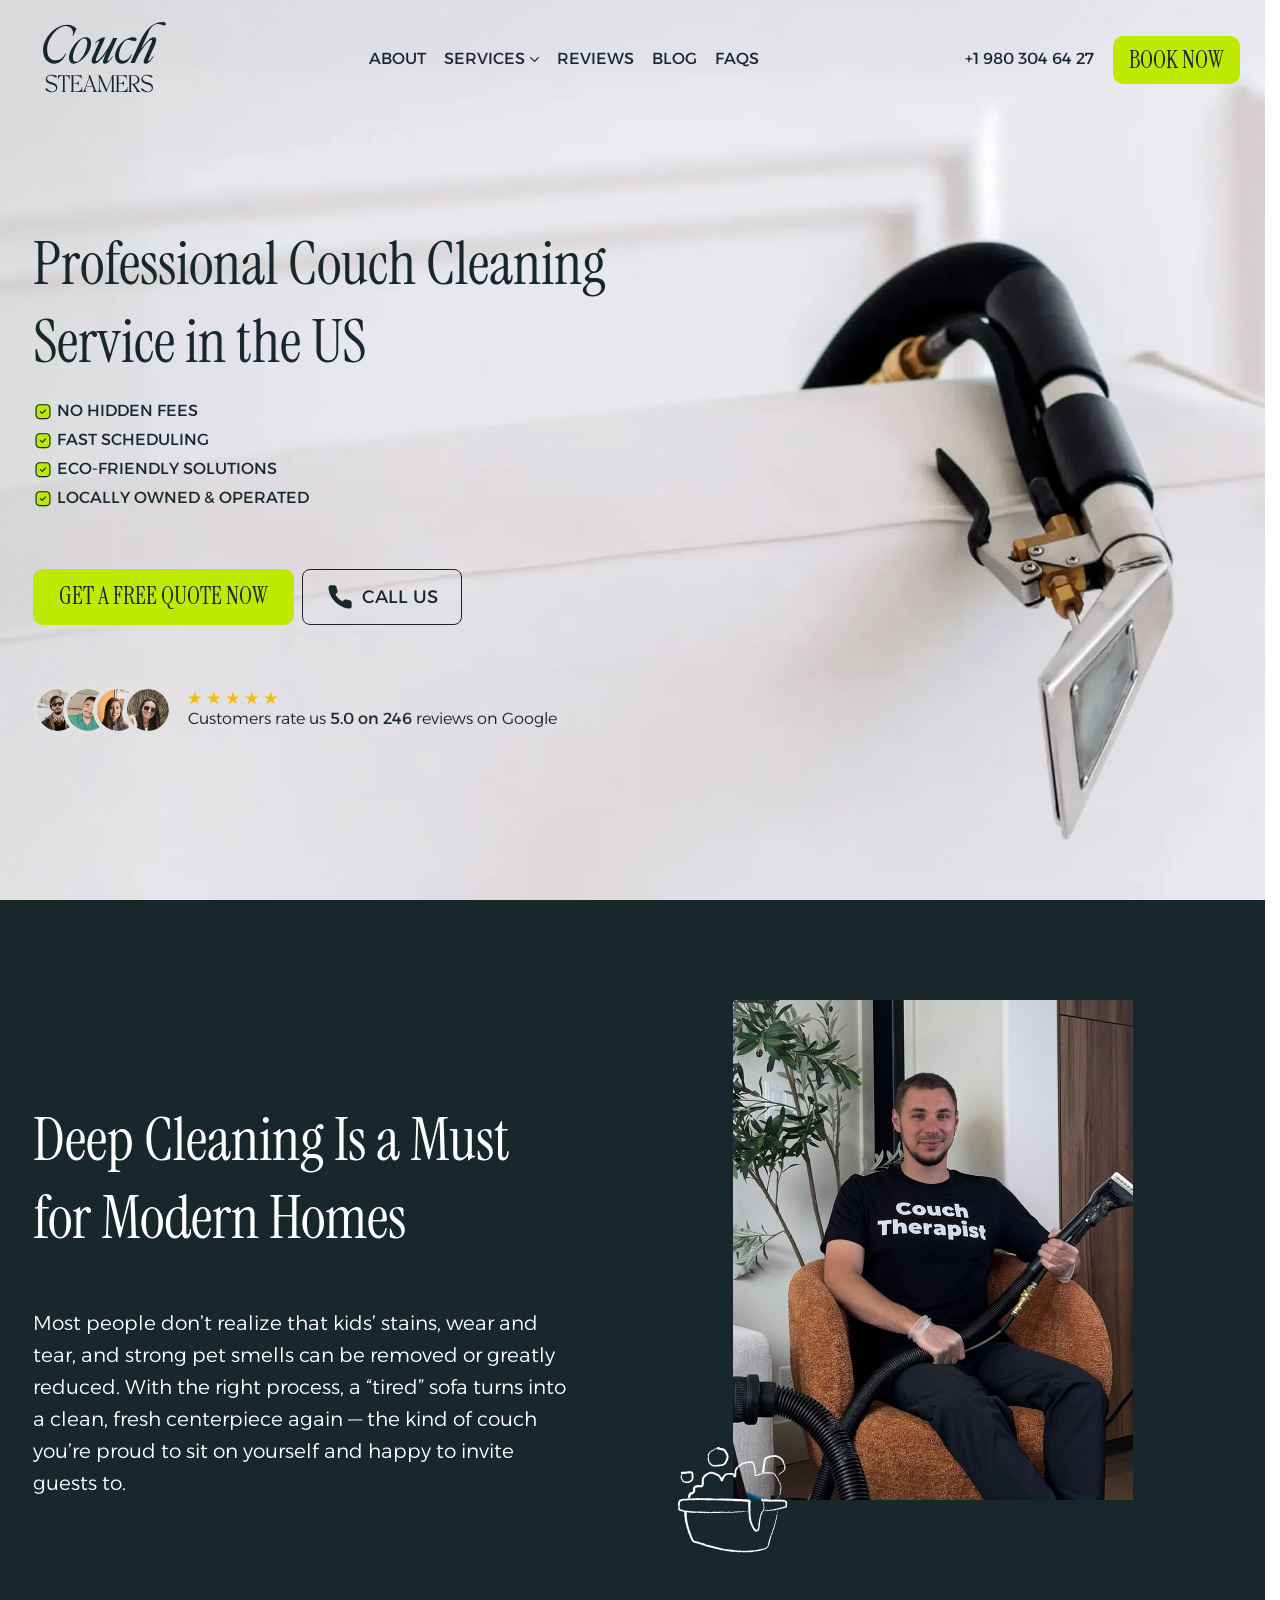
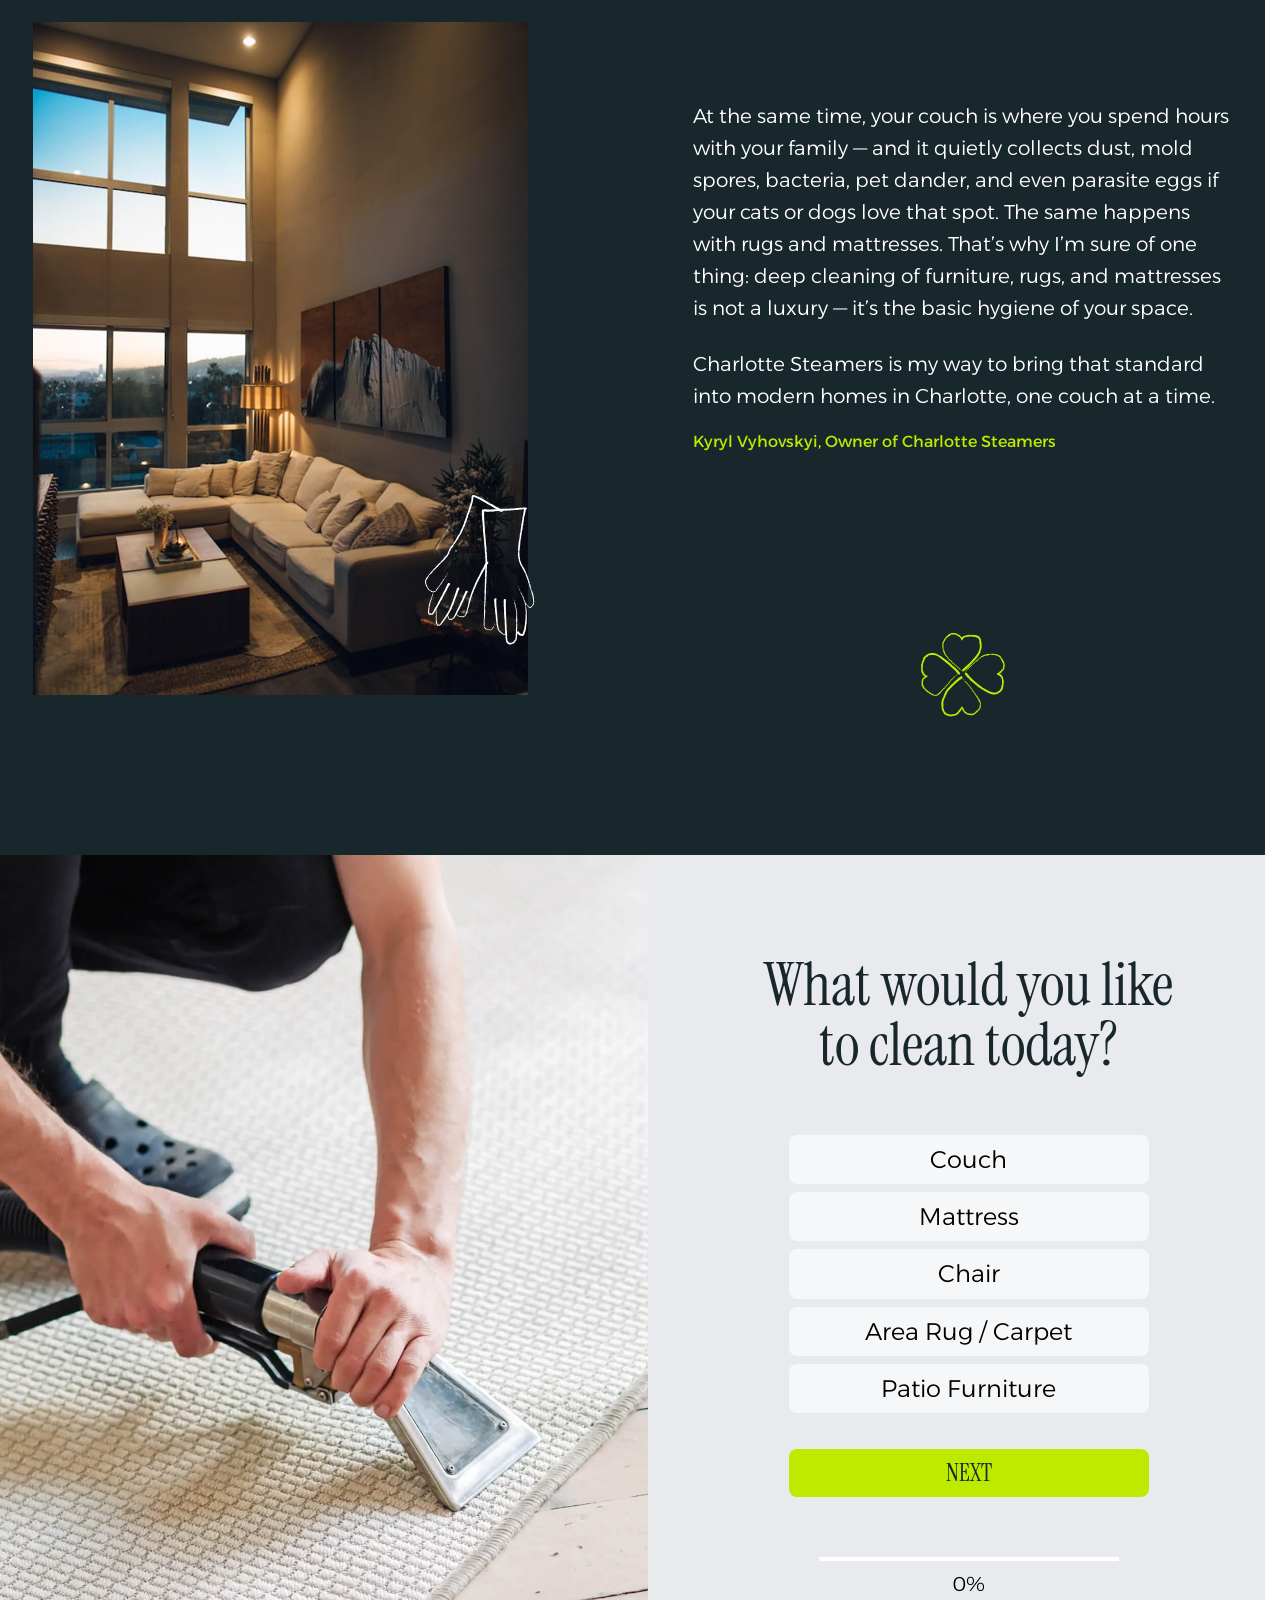
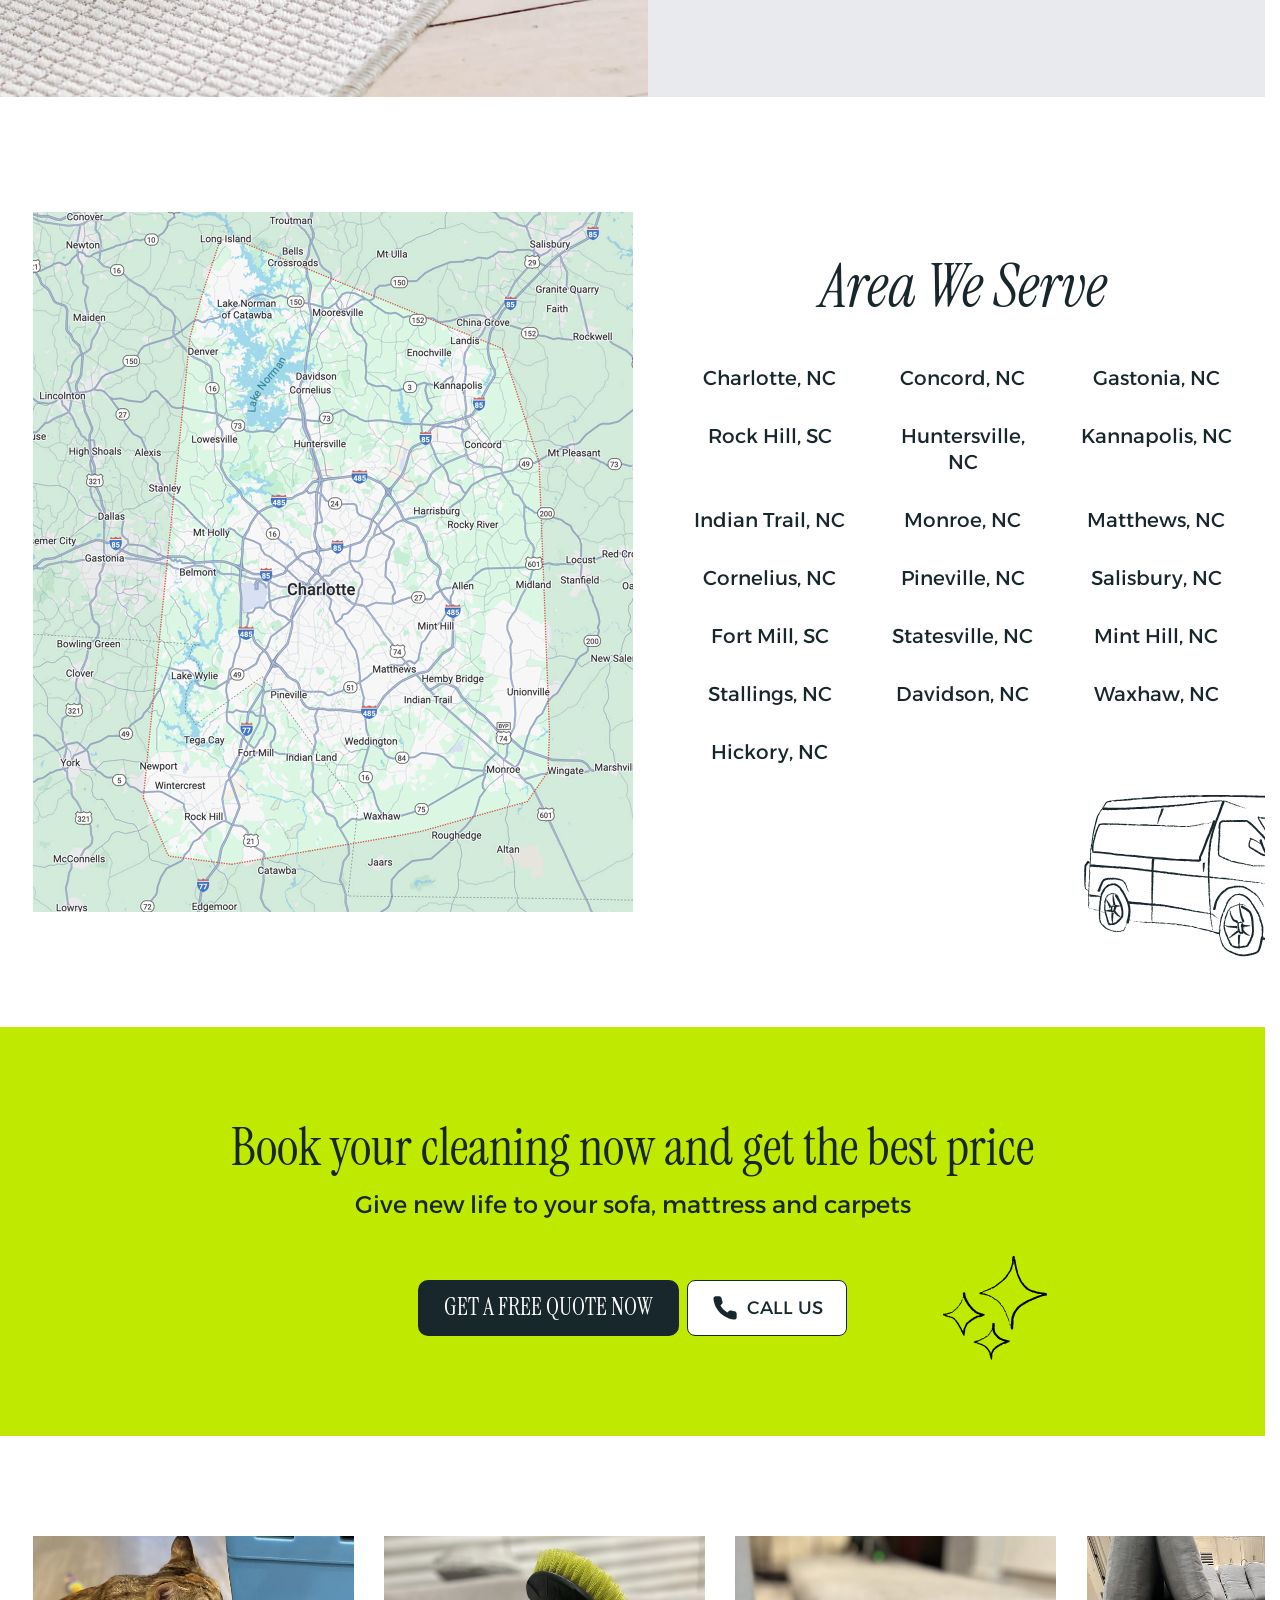
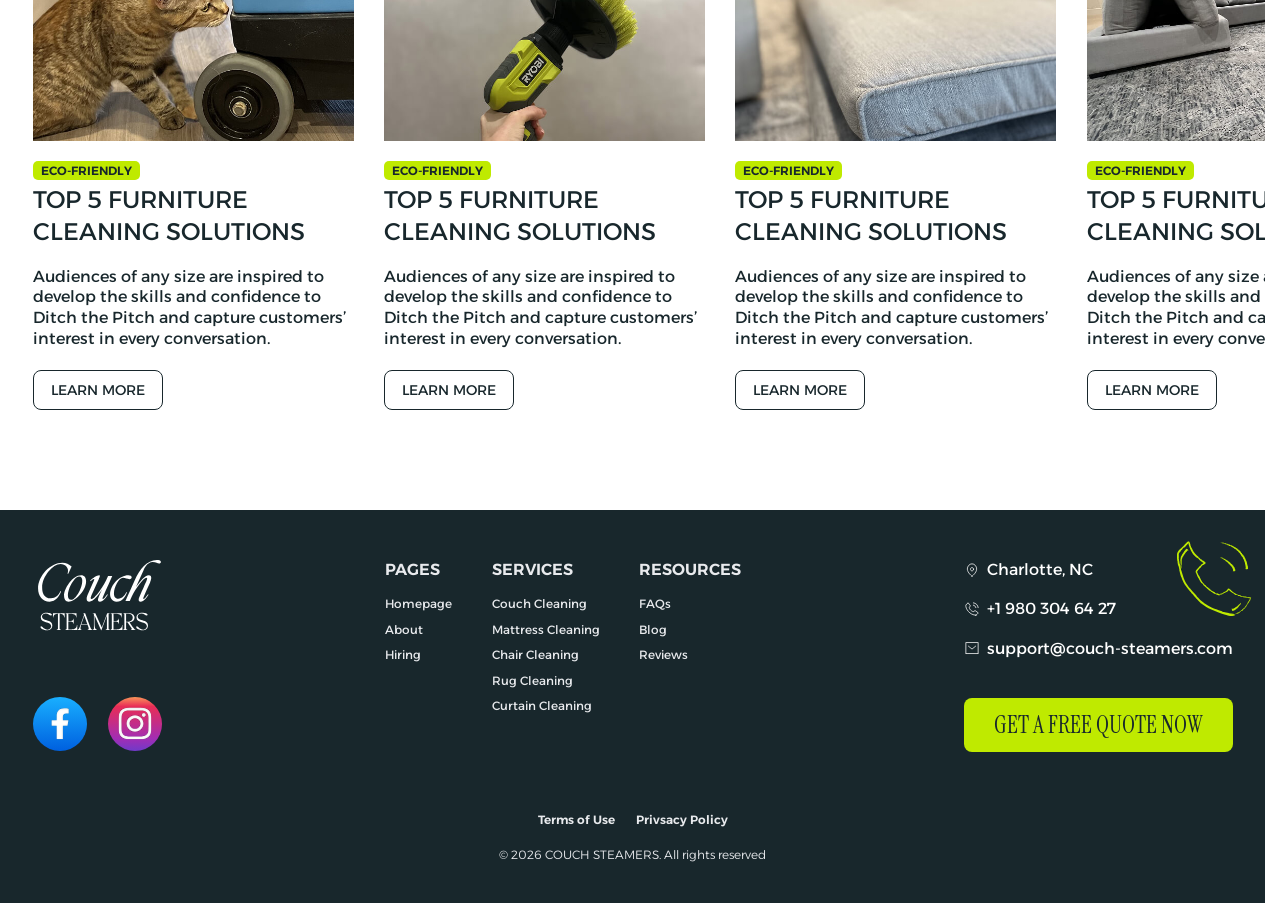
<file: about.html>
<!DOCTYPE html>
<html lang="en">

<head>
    <meta charset="UTF-8">
    <meta name="viewport" content="width=device-width, initial-scale=1.0">
    <title>Couch Steamers | About</title>

    <link rel="preload" href="./assets/fonts/ff_base_400.woff2" as="font" type="font/woff2" crossorigin>
    <link rel="preload" href="./assets/fonts/ff_accent_400.woff2" as="font" type="font/woff2" crossorigin>

    <link rel="stylesheet" href="./assets/libs/swiper/swiper.min.css">
    <link rel="stylesheet" href="./assets/css/main.min.css">
    <script defer src="./assets/libs/swiper/swiper.min.js"></script>
    <script defer src="./assets/scripts/mods/sectionFaq.js"></script>
    <script defer src="./assets/scripts/mods/sectionArticles.js"></script>
    <script defer src="./assets/scripts/mods/sectionQuiz.js"></script>
    <script defer src="./assets/scripts/main.js"></script>
</head>

<body>
    <header class="header js-header">
        <div class="container">
            <a href="javascript: void(0)" class="header__logo">
                <img width="126" height="71" src="./assets/imgs/ico/logo.svg" alt="Logo">
            </a>
            <nav class="header__nav">
                <ul class="header__list">
                    <li>
                        <a href="javascript: void(0)">About</a>
                    </li>
                    <li>
                        <a href="javascript: void(0)">Services</a>
                        <ul>
                            <li><a href="#">Couch Cleaning</a></li>
                            <li><a href="#">Mattress Cleaning</a></li>
                            <li><a href="#">Chair Cleaning</a></li>
                            <li><a href="#">Rug Cleaning</a></li>
                            <li><a href="#">Curtain Cleaning</a></li>
                        </ul>
                    </li>
                    <li>
                        <a href="javascript: void(0)">Reviews</a>
                    </li>
                    <li>
                        <a href="javascript: void(0)">Blog</a>
                    </li>
                    <li>
                        <a href="javascript: void(0)">FAQs</a>
                    </li>
                </ul>
            </nav>
            <div class="header__controls">
                <a href="tel:+19803046427" class="header__tel">+1 980 304 64 27</a>
                <a href="javascript: void(0)" class="cta">Book Now</a>
            </div>
            <button type="button" class="header__burger js-menu-trigger">
                <span></span>
                <span></span>
                <span></span>
            </button>
        </div>
    </header>
    <main class="main">
        <section class="intro">
            <div class="container">
                <div class="intro__content">
                    <div class="intro__logo js-scroll">
                        <img src="./assets/imgs/ico/logo.svg" alt="Logo">
                    </div>
                    <h1 class="main-title js-scroll">
                        Professional Couch Cleaning Service in the US
                    </h1>
                    <div class="intro__chev">
                        <div class="intro__title">
                            <div class="marquee">
                                <div class="marquee__track">
                                    <h2>Professional Couch Cleaning Service</h2>
                                    <h2>Professional Couch Cleaning Service</h2>
                                    <h2>Professional Couch Cleaning Service</h2>
                                    <h2>Professional Couch Cleaning Service</h2>
                                </div>
                            </div>
                        </div>
                        <div class="intro__location">
                            <p>in Charlotte, NC</p>
                        </div>
                    </div>
                    <ul class="intro__list">
                        <li class="js-scroll">No hidden fees</li>
                        <li class="js-scroll">Fast scheduling</li>
                        <li class="js-scroll">Eco-Friendly Solutions</li>
                        <li class="js-scroll">Locally Owned & Operated</li>
                    </ul>
                    <div class="intro__controls js-scroll">
                        <a href="javascript: void(0)" class="cta cta--lg">Get a Free Quote Now</a>
                        <a href="javascript: void(0)" class="action-call">
                            <svg width="28" height="28" viewBox="0 0 28 28" fill="none"
                                xmlns="http://www.w3.org/2000/svg">
                                <path
                                    d="M25.6667 19.74V23.24C25.668 23.5649 25.6014 23.8865 25.4713 24.1842C25.3411 24.4819 25.1502 24.7492 24.9108 24.9688C24.6713 25.1885 24.3887 25.3557 24.0809 25.4598C23.7731 25.5639 23.4469 25.6025 23.1233 25.5733C19.5333 25.1832 16.0848 23.9565 13.055 21.9916C10.2361 20.2004 7.84623 17.8105 6.055 14.9916C4.08331 11.948 2.85629 8.4828 2.47334 4.87664C2.44418 4.55402 2.48252 4.22886 2.58592 3.92187C2.68932 3.61487 2.8555 3.33277 3.0739 3.09353C3.29229 2.85428 3.55811 2.66313 3.85443 2.53225C4.15074 2.40136 4.47107 2.33361 4.795 2.3333H8.295C8.86119 2.32773 9.41009 2.52823 9.83939 2.89743C10.2687 3.26662 10.5491 3.77933 10.6283 4.33997C10.7761 5.46005 11.05 6.55982 11.445 7.6183C11.602 8.03588 11.6359 8.4897 11.5429 8.926C11.4498 9.36229 11.2337 9.76277 10.92 10.08L9.43834 11.5616C11.0992 14.4824 13.5175 16.9008 16.4383 18.5616L17.92 17.08C18.2372 16.7663 18.6377 16.5501 19.074 16.4571C19.5103 16.364 19.9641 16.398 20.3817 16.555C21.4402 16.9499 22.5399 17.2239 23.66 17.3716C24.2267 17.4516 24.7443 17.737 25.1143 18.1737C25.4843 18.6104 25.6809 19.1678 25.6667 19.74Z"
                                    fill="#18272C" />
                            </svg>
                            <span>Call Us</span>
                        </a>
                    </div>
                    <div class="intro__customers js-scroll">
                        <div class="intro__customers-pics">
                            <img src="./assets/imgs/ico/user_1.png" alt="User">
                            <img src="./assets/imgs/ico/user_2.png" alt="User">
                            <img src="./assets/imgs/ico/user_3.png" alt="User">
                            <img src="./assets/imgs/ico/user_4.png" alt="User">
                        </div>
                        <div class="intro__customers-info">
                            <div class="intro__customers-rating">
                                <img src="./assets/imgs/ico/ico-star.svg" alt="Star">
                                <img src="./assets/imgs/ico/ico-star.svg" alt="Star">
                                <img src="./assets/imgs/ico/ico-star.svg" alt="Star">
                                <img src="./assets/imgs/ico/ico-star.svg" alt="Star">
                                <img src="./assets/imgs/ico/ico-star.svg" alt="Star">
                            </div>
                            <p class="intro__customers-text">
                                Customers rate us <span>5.0 on 246</span> reviews on Google
                            </p>
                        </div>
                    </div>
                </div>
            </div>
            <img src="./assets/imgs/hero.jpg" alt="" class="intro__bg">
        </section>
        <section class="info">
            <div class="container">
                <div class="info__block">
                    <div class="info__descr">
                        <h2 class="main-title js-scroll">
                            Deep Cleaning Is a Must for Modern Homes
                        </h2>
                        <div class="info__texts js-scroll">
                            <p class="info__text">
                                Most people don’t realize that kids’ stains, wear and tear, and strong pet smells can be
                                removed or greatly reduced. With the right process, a “tired” sofa turns into a clean,
                                fresh
                                centerpiece again — the kind of couch you’re proud to sit on yourself and happy to
                                invite
                                guests to.
                            </p>
                        </div>
                    </div>
                    <div class="info__pic js-scroll">
                        <img loading="lazy" decoding="async" src="./assets/imgs/info_1.jpg" alt="Picture">
                        <div class="info__deco">
                            <img src="./assets/imgs/ico/deco_1.svg" alt="">
                        </div>
                    </div>
                </div>
                <div class="info__block">
                    <div class="info__descr">
                        <div class="info__texts js-scroll">
                            <p class="info__text">
                                At the same time, your couch is where you spend hours with your family — and it quietly
                                collects dust, mold spores, bacteria, pet dander, and even parasite eggs if your cats or
                                dogs love that spot. The same happens with rugs and mattresses. That’s why I’m sure of
                                one
                                thing: deep cleaning of furniture, rugs, and mattresses is not a luxury — it’s the basic
                                hygiene of your space.
                            </p>
                            <p class="info__text">
                                Charlotte Steamers is my way to bring that standard into modern homes in Charlotte, one
                                couch at a time.
                            </p>
                        </div>
                        <p class="info__subtitle js-scroll">Kyryl Vyhovskyi, Owner of Charlotte Steamers</p>
                        <div class="info__icon js-scroll">
                            <img src="./assets/imgs/ico/flower.svg" alt="Icon">
                        </div>
                    </div>
                    <div class="info__pic js-scroll">
                        <img loading="lazy" decoding="async" src="./assets/imgs/info_2.jpg" alt="Picture">
                        <div class="info__deco">
                            <img src="./assets/imgs/ico/deco_2.svg" alt="">
                        </div>
                    </div>
                </div>
            </div>
        </section>
        <section class="quiz">
            <div class="container--left">
                <div class="quiz__pic js-scroll">
                    <img loading="lazy" decoding="async" src="./assets/imgs/quiz.jpg" alt="Picture">
                </div>
                <div class="quiz__flow js-scroll">
                    <div class="quiz__form js-form-quiz">
                        <form>
                            <div class="quiz__steps">
                                <div class="quiz__step">
                                    <div class="quiz__content">
                                        <h2 class="main-title">
                                            What would you like to clean today?
                                        </h2>
                                        <div class="quiz__wrapper">
                                            <div class="quiz__checks">
                                                <div class="quiz__check">
                                                    <input class="quiz__handler" type="radio" name="step_1"
                                                        id="check_step_1_1" value="Couch">
                                                    <label class="quiz__variant" for="check_step_1_1">
                                                        Couch
                                                    </label>
                                                </div>
                                                <div class="quiz__check">
                                                    <input class="quiz__handler" type="radio" name="step_1"
                                                        id="check_step_2_1" value="Mattress">
                                                    <label class="quiz__variant" for="check_step_2_1">
                                                        Mattress
                                                    </label>
                                                </div>
                                                <div class="quiz__check">
                                                    <input class="quiz__handler" type="radio" name="step_1"
                                                        id="check_step_3_1" value="Chair">
                                                    <label class="quiz__variant" for="check_step_3_1">
                                                        Chair
                                                    </label>
                                                </div>
                                                <div class="quiz__check">
                                                    <input class="quiz__handler" type="radio" name="step_1"
                                                        id="check_step_4_1" value="Area Rug / Carpet">
                                                    <label class="quiz__variant" for="check_step_4_1">
                                                        Area Rug / Carpet
                                                    </label>
                                                </div>
                                                <div class="quiz__check">
                                                    <input class="quiz__handler" type="radio" name="step_1"
                                                        id="check_step_5_1" value="Patio Furniture">
                                                    <label class="quiz__variant" for="check_step_5_1">
                                                        Patio Furniture
                                                    </label>
                                                </div>
                                            </div>
                                            <button type="button" class="quiz__btn">NEXT</button>
                                        </div>
                                    </div>
                                </div>
                                <div class="quiz__step">
                                    <div class="quiz__content">
                                        <h2 class="main-title">
                                            Why do you want to order cleaning?
                                        </h2>
                                        <div class="quiz__wrapper">
                                            <div class="quiz__checks">
                                                <div class="quiz__check">
                                                    <input class="quiz__handler" type="radio" name="step_2"
                                                        id="check_step_1_2" value="Stains">
                                                    <label class="quiz__variant" for="check_step_1_2">
                                                        Stains
                                                    </label>
                                                </div>
                                                <div class="quiz__check">
                                                    <input class="quiz__handler" type="radio" name="step_2"
                                                        id="check_step_2_2" value="Unpleasant smell">
                                                    <label class="quiz__variant" for="check_step_2_2">
                                                        Unpleasant smell
                                                    </label>
                                                </div>
                                                <div class="quiz__check">
                                                    <input class="quiz__handler" type="radio" name="step_2"
                                                        id="check_step_3_2" value="Dirty">
                                                    <label class="quiz__variant" for="check_step_3_2">
                                                        Dirty
                                                    </label>
                                                </div>
                                                <div class="quiz__check">
                                                    <input class="quiz__handler" type="radio" name="step_2"
                                                        id="check_step_4_2" value="Allergy">
                                                    <label class="quiz__variant" for="check_step_4_2">
                                                        Allergy
                                                    </label>
                                                </div>
                                                <div class="quiz__check">
                                                    <input class="quiz__handler" type="radio" name="step_2"
                                                        id="check_step_5_2" value="Prevention">
                                                    <label class="quiz__variant" for="check_step_5_2">
                                                        Prevention
                                                    </label>
                                                </div>
                                            </div>
                                            <button type="button" class="quiz__btn">NEXT</button>
                                        </div>
                                    </div>
                                </div>
                                <div class="quiz__step">
                                    <div class="quiz__content">
                                        <h2 class="main-title">
                                            When are you interested?
                                        </h2>
                                        <div class="quiz__wrapper">
                                            <div class="quiz__checks">
                                                <div class="quiz__check">
                                                    <input class="quiz__handler" type="radio" name="step_3"
                                                        id="check_step_1_3" value="Nearest time">
                                                    <label class="quiz__variant" for="check_step_1_3">
                                                        Nearest time
                                                    </label>
                                                </div>
                                                <div class="quiz__check">
                                                    <input class="quiz__handler" type="radio" name="step_3"
                                                        id="check_step_2_3" value="During the week">
                                                    <label class="quiz__variant" for="check_step_2_3">
                                                        During the week
                                                    </label>
                                                </div>
                                            </div>
                                            <button type="button" class="quiz__btn">NEXT</button>
                                        </div>
                                    </div>
                                </div>
                                <div class="quiz__step">
                                    <div class="quiz__content">
                                        <h2 class="main-title">
                                            Please leave
                                            your phone number
                                        </h2>
                                        <div class="quiz__wrapper">
                                            <div class="quiz__fields">
                                                <div class="quiz__field">
                                                    <input name="quizName" id="quizName" type="text" placeholder="Name">
                                                </div>
                                                <div class="quiz__field">
                                                    <input name="quizPhone" id="quizPhone" type="text"
                                                        placeholder="Phone number">
                                                </div>
                                            </div>
                                            <button type="submit" class="quiz__btn">
                                                Get the Best Offer
                                            </button>
                                        </div>
                                    </div>
                                </div>
                            </div>
                            <div class="quiz__result">
                                <div class="quiz__progress">
                                    <span></span>
                                </div>
                                <span class="quiz__val"></span>
                            </div>
                        </form>
                    </div>
                </div>
            </div>
        </section>
        <section class="location">
            <div class="container">
                <div class="location__map js-scroll">
                    <img loading="lazy" decoding="async" src="./assets/imgs/map.jpg" alt="Map">
                </div>
                <div class="location__info">
                    <h2 class="main-title js-scroll">Area We Serve</h2>
                    <ul class="location__list js-scroll">
                        <li>Charlotte, NC</li>
                        <li>Concord, NC</li>
                        <li>Gastonia, NC</li>
                        <li>Rock Hill, SC</li>
                        <li>Huntersville, NC</li>
                        <li>Kannapolis, NC</li>
                        <li>Indian Trail, NC</li>
                        <li>Monroe, NC</li>
                        <li>Matthews, NC</li>
                        <li>Cornelius, NC</li>
                        <li>Pineville, NC</li>
                        <li>Salisbury, NC</li>
                        <li>Fort Mill, SC</li>
                        <li>Statesville, NC</li>
                        <li>Mint Hill, NC</li>
                        <li>Stallings, NC</li>
                        <li>Davidson, NC</li>
                        <li>Waxhaw, NC</li>
                        <li>Hickory, NC</li>
                    </ul>
                    <div class="location__pic js-scroll">
                        <img loading="lazy" decoding="async" src="./assets/imgs/ico/bus.svg" alt="Picture">
                    </div>
                </div>
            </div>
        </section>
        <section class="action">
            <div class="container">
                <div class="action__deco js-scroll">
                    <img src="./assets/imgs/ico/stars.svg" alt="Icon">
                </div>
                <div class="action__content">
                    <h2 class="main-title js-scroll">Book your cleaning now and get the best price</h2>
                    <p class="action__subtitle js-scroll">Give new life to your sofa, mattress and carpets</p>
                </div>
                <div class="action__controls js-scroll">
                    <a href="javascript: void(0)" class="cta cta--lg cta--drk">
                        Get a Free Quote Now
                    </a>
                    <a href="javascript: void(0)" class="action-call action-call--wht">
                        <svg width="28" height="28" viewBox="0 0 28 28" fill="none" xmlns="http://www.w3.org/2000/svg">
                            <path
                                d="M25.6667 19.74V23.24C25.668 23.5649 25.6014 23.8865 25.4713 24.1842C25.3411 24.4819 25.1502 24.7492 24.9108 24.9688C24.6713 25.1885 24.3887 25.3557 24.0809 25.4598C23.7731 25.5639 23.4469 25.6025 23.1233 25.5733C19.5333 25.1832 16.0848 23.9565 13.055 21.9916C10.2361 20.2004 7.84623 17.8105 6.055 14.9916C4.08331 11.948 2.85629 8.4828 2.47334 4.87664C2.44418 4.55402 2.48252 4.22886 2.58592 3.92187C2.68932 3.61487 2.8555 3.33277 3.0739 3.09353C3.29229 2.85428 3.55811 2.66313 3.85443 2.53225C4.15074 2.40136 4.47107 2.33361 4.795 2.3333H8.295C8.86119 2.32773 9.41009 2.52823 9.83939 2.89743C10.2687 3.26662 10.5491 3.77933 10.6283 4.33997C10.7761 5.46005 11.05 6.55982 11.445 7.6183C11.602 8.03588 11.6359 8.4897 11.5429 8.926C11.4498 9.36229 11.2337 9.76277 10.92 10.08L9.43834 11.5616C11.0992 14.4824 13.5175 16.9008 16.4383 18.5616L17.92 17.08C18.2372 16.7663 18.6377 16.5501 19.074 16.4571C19.5103 16.364 19.9641 16.398 20.3817 16.555C21.4402 16.9499 22.5399 17.2239 23.66 17.3716C24.2267 17.4516 24.7443 17.737 25.1143 18.1737C25.4843 18.6104 25.6809 19.1678 25.6667 19.74Z"
                                fill="#18272C" />
                        </svg>
                        Call Us
                    </a>
                </div>
            </div>
        </section>
        <section class="articles">
            <div class="container">
                <div class="articles__slider swiper js-articles-slider">
                    <div class="articles__wrapper swiper-wrapper">
                        <div class="articles__slide swiper-slide">
                            <a href="javascript: void(0)" class="article-box js-scroll">
                                <div class="article-box__pic">
                                    <img src="./assets/imgs/slide_1.jpg" alt="Picture">
                                </div>
                                <span class="article-box__tag">ECO-FRIENDLY</span>
                                <h3 class="article-box__title">
                                    TOP 5 FURNITURE CLEANING SOLUTIONS
                                </h3>
                                <p class="article-box__descr">
                                    Audiences of any size are inspired to develop the skills and confidence to Ditch the
                                    Pitch and capture customers’ interest in every conversation.
                                </p>
                                <span class="article-box__cta">Learn More</span>
                            </a>
                        </div>
                        <div class="articles__slide swiper-slide">
                            <a href="javascript: void(0)" class="article-box js-scroll">
                                <div class="article-box__pic">
                                    <img src="./assets/imgs/slide_2.jpg" alt="Picture">
                                </div>
                                <span class="article-box__tag">ECO-FRIENDLY</span>
                                <h3 class="article-box__title">
                                    TOP 5 FURNITURE CLEANING SOLUTIONS
                                </h3>
                                <p class="article-box__descr">
                                    Audiences of any size are inspired to develop the skills and confidence to Ditch the
                                    Pitch and capture customers’ interest in every conversation.
                                </p>
                                <span class="article-box__cta">Learn More</span>
                            </a>
                        </div>
                        <div class="articles__slide swiper-slide">
                            <a href="javascript: void(0)" class="article-box js-scroll">
                                <div class="article-box__pic">
                                    <img src="./assets/imgs/slide_3.jpg" alt="Picture">
                                </div>
                                <span class="article-box__tag">ECO-FRIENDLY</span>
                                <h3 class="article-box__title">
                                    TOP 5 FURNITURE CLEANING SOLUTIONS
                                </h3>
                                <p class="article-box__descr">
                                    Audiences of any size are inspired to develop the skills and confidence to Ditch the
                                    Pitch and capture customers’ interest in every conversation.
                                </p>
                                <span class="article-box__cta">Learn More</span>
                            </a>
                        </div>
                        <div class="articles__slide swiper-slide">
                            <a href="javascript: void(0)" class="article-box js-scroll">
                                <div class="article-box__pic">
                                    <img src="./assets/imgs/slide_4.jpg" alt="Picture">
                                </div>
                                <span class="article-box__tag">ECO-FRIENDLY</span>
                                <h3 class="article-box__title">
                                    TOP 5 FURNITURE CLEANING SOLUTIONS
                                </h3>
                                <p class="article-box__descr">
                                    Audiences of any size are inspired to develop the skills and confidence to Ditch the
                                    Pitch and capture customers’ interest in every conversation.
                                </p>
                                <span class="article-box__cta">Learn More</span>
                            </a>
                        </div>
                        <div class="articles__slide swiper-slide">
                            <a href="javascript: void(0)" class="article-box js-scroll">
                                <div class="article-box__pic">
                                    <img src="./assets/imgs/slide_2.jpg" alt="Picture">
                                </div>
                                <span class="article-box__tag">ECO-FRIENDLY</span>
                                <h3 class="article-box__title">
                                    TOP 5 FURNITURE CLEANING SOLUTIONS
                                </h3>
                                <p class="article-box__descr">
                                    Audiences of any size are inspired to develop the skills and confidence to Ditch the
                                    Pitch and capture customers’ interest in every conversation.
                                </p>
                                <span class="article-box__cta">Learn More</span>
                            </a>
                        </div>
                    </div>
                </div>
            </div>
        </section>
    </main>
    <footer class="footer">
        <div class="container">
            <div class="footer__panel">
                <div class="footer__info">
                    <a href="javascript: void(0)" class="footer__logo">
                        <img decoding="async" loading="lazy" src="./assets/imgs/ico/logo_wht.svg" alt="Logo">
                    </a>
                    <ul class="footer__socials mobile--hidden">
                        <li>
                            <a href="https://www.facebook.com/" target="_blank">
                                <img decoding="async" loading="lazy" width="55" height="55"
                                    src="./assets/imgs/ico/ico-facebok.svg" alt="Facebook">
                            </a>
                        </li>
                        <li>
                            <a href="https://www.instagram.com/" target="_blank">
                                <img decoding="async" loading="lazy" width="55" height="55"
                                    src="./assets/imgs/ico/ico-instagram.svg" alt="Instagram">
                            </a>
                        </li>
                    </ul>
                </div>
                <div class="footer__nav">
                    <div class="footer__routes">
                        <p class="footer__title">Pages</p>
                        <ul class="footer__menu">
                            <li><a href="javascript: void(0)">Homepage</a></li>
                            <li><a href="javascript: void(0)">About</a></li>
                            <li><a href="javascript: void(0)">Hiring</a></li>
                        </ul>
                    </div>
                    <div class="footer__routes">
                        <p class="footer__title">Services</p>
                        <ul class="footer__menu">
                            <li><a href="javascript: void(0)">Couch Cleaning</a></li>
                            <li><a href="javascript: void(0)">Mattress Cleaning</a></li>
                            <li><a href="javascript: void(0)">Chair Cleaning</a></li>
                            <li><a href="javascript: void(0)">Rug Cleaning</a></li>
                            <li><a href="javascript: void(0)">Curtain Cleaning</a></li>
                        </ul>
                    </div>
                    <div class="footer__routes">
                        <p class="footer__title">Resources</p>
                        <ul class="footer__menu">
                            <li><a href="javascript: void(0)">FAQs</a></li>
                            <li><a href="javascript: void(0)">Blog</a></li>
                            <li><a href="javascript: void(0)">Reviews</a></li>
                        </ul>
                    </div>
                </div>
                <div class="footer__contacts">
                    <ul class="footer__communication">
                        <li>
                            <img decoding="async" width="16" height="16" loading="lazy"
                                src="./assets/imgs/ico/ico-pin.svg" alt="Icon">
                            <p>Charlotte, NC</p>
                        </li>
                        <li>
                            <a href="tel:+19803046427">
                                <img decoding="async" width="16" height="16" loading="lazy"
                                    src="./assets/imgs/ico/ico-call.svg" alt="Icon">
                                +1 980 304 64 27
                            </a>
                        </li>
                        <li>
                            <a href="mailto:support@couch-steamers.com">
                                <img decoding="async" width="16" height="16" loading="lazy"
                                    src="./assets/imgs/ico/ico-mess.svg" alt="Icon">
                                support@couch-steamers.com
                            </a>
                        </li>
                    </ul>
                    <div class="footer__action">
                        <ul class="footer__socials mobile--visible">
                            <li>
                                <a href="https://www.facebook.com/" target="_blank">
                                    <img decoding="async" loading="lazy" width="55" height="55"
                                        src="./assets/imgs/ico/ico-facebok.svg" alt="Facebook">
                                </a>
                            </li>
                            <li>
                                <a href="https://www.instagram.com/" target="_blank">
                                    <img decoding="async" loading="lazy" width="55" height="55"
                                        src="./assets/imgs/ico/ico-instagram.svg" alt="Instagram">
                                </a>
                            </li>
                        </ul>
                        <a href="javascript: void(0)" class="cta cta--lg">Get a Free Quote Now</a>
                    </div>
                    <div class="footer__deco">
                        <img decoding="async" loading="lazy" src="./assets/imgs/ico/call-deco.svg" alt="">
                    </div>
                </div>
            </div>
            <div class="footer__lawer">
                <ul class="footer__legals">
                    <li><a href="javascript: void(0)">Terms of Use</a></li>
                    <li><a href="javascript: void(0)">Privsacy Policy</a></li>
                </ul>
                <p class="footer__copy">© 2026 COUCH STEAMERS. All rights reserved</p>
            </div>
        </div>
    </footer>
    <div class="mobile-menu js-mob-menu">
        <div class="container">
            <div class="mobile-menu__logo">
                <img src="./assets/imgs/ico/logo.svg" alt="Logo">
            </div>
            <ul class="mobile-menu__routes">
                <li>
                    <a href="javascript: void(0)">About</a>
                </li>
                <li>
                    <a href="javascript: void(0)">Services</a>
                    <ul>
                        <li><a href="javascript: void(0)">Couch Cleaning</a></li>
                        <li><a href="javascript: void(0)">Mattress Cleaning</a></li>
                        <li><a href="javascript: void(0)">Chair Cleaning</a></li>
                        <li><a href="javascript: void(0)">Rug Cleaning</a></li>
                        <li><a href="javascript: void(0)">Curtain Cleaning</a></li>
                    </ul>
                </li>
                <li>
                    <a href="javascript: void(0)">Reviews</a>
                </li>
                <li>
                    <a href="javascript: void(0)">Blog</a>
                </li>
                <li>
                    <a href="javascript: void(0)">FAQs</a>
                </li>
            </ul>
            <ul class="mobile-menu__info">
                <li>
                    <img width="24" height="24" src="./assets/imgs/ico/ico-pin-lght.svg" alt="Icon">
                    <p>Charlotte, NC</p>
                </li>
                <li>
                    <a href="tel:+19803046427">
                        <img src="./assets/imgs/ico/ico-call-lght.svg" alt="Icon">
                        +1 980 304 64 27
                    </a>
                </li>
                <li>
                    <a href="mailto:support@couch-steamers.com">
                        <img src="./assets/imgs/ico/ico-mess-lght.svg" alt="Icon">
                        support@couch-steamers.com
                    </a>
                </li>
            </ul>
            <div class="mobile-menu__controls">
                <a href="javascript: void(0)" class="cta">Get a Free Quote Now</a>
                <a href="tel:+19803046427" class="mobile-menu__tel">
                    <svg width="28" height="28" viewBox="0 0 28 28" fill="none" xmlns="http://www.w3.org/2000/svg">
                        <path
                            d="M25.6667 19.74V23.24C25.668 23.5649 25.6014 23.8865 25.4713 24.1842C25.3411 24.4819 25.1502 24.7492 24.9108 24.9688C24.6713 25.1885 24.3887 25.3557 24.0809 25.4598C23.7731 25.5639 23.4469 25.6025 23.1233 25.5733C19.5333 25.1832 16.0848 23.9565 13.055 21.9916C10.2361 20.2004 7.84623 17.8105 6.055 14.9916C4.08331 11.948 2.85629 8.4828 2.47334 4.87664C2.44418 4.55402 2.48252 4.22886 2.58592 3.92187C2.68932 3.61487 2.8555 3.33277 3.0739 3.09353C3.29229 2.85428 3.55811 2.66313 3.85443 2.53225C4.15074 2.40136 4.47107 2.33361 4.795 2.3333H8.295C8.86119 2.32773 9.41009 2.52823 9.83939 2.89743C10.2687 3.26662 10.5491 3.77933 10.6283 4.33997C10.7761 5.46005 11.05 6.55982 11.445 7.6183C11.602 8.03588 11.6359 8.4897 11.5429 8.926C11.4498 9.36229 11.2337 9.76277 10.92 10.08L9.43834 11.5616C11.0992 14.4824 13.5175 16.9008 16.4383 18.5616L17.92 17.08C18.2372 16.7663 18.6377 16.5501 19.074 16.4571C19.5103 16.364 19.9641 16.398 20.3817 16.555C21.4402 16.9499 22.5399 17.2239 23.66 17.3716C24.2267 17.4516 24.7443 17.737 25.1143 18.1737C25.4843 18.6104 25.6809 19.1678 25.6667 19.74Z"
                            fill="#18272C" />
                    </svg>
                </a>
            </div>
        </div>
    </div>
</body>

</html>
</file>
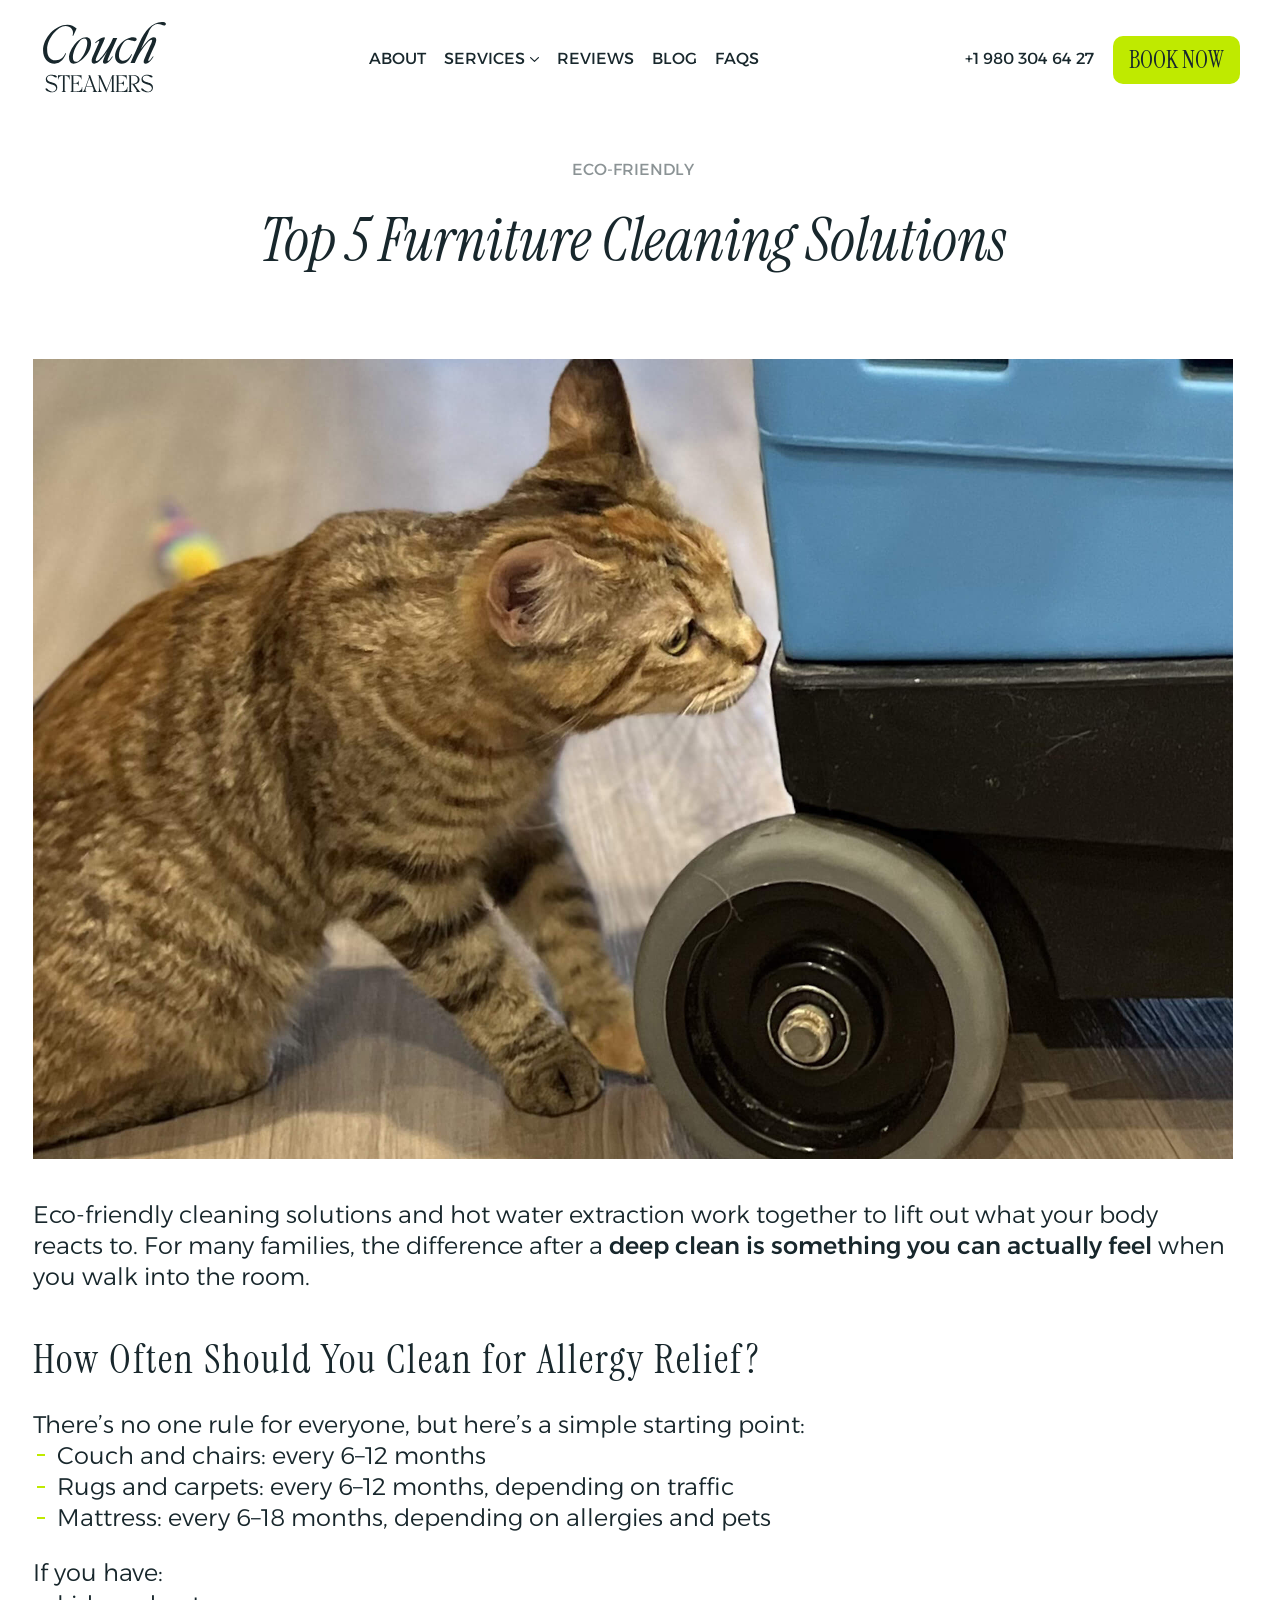
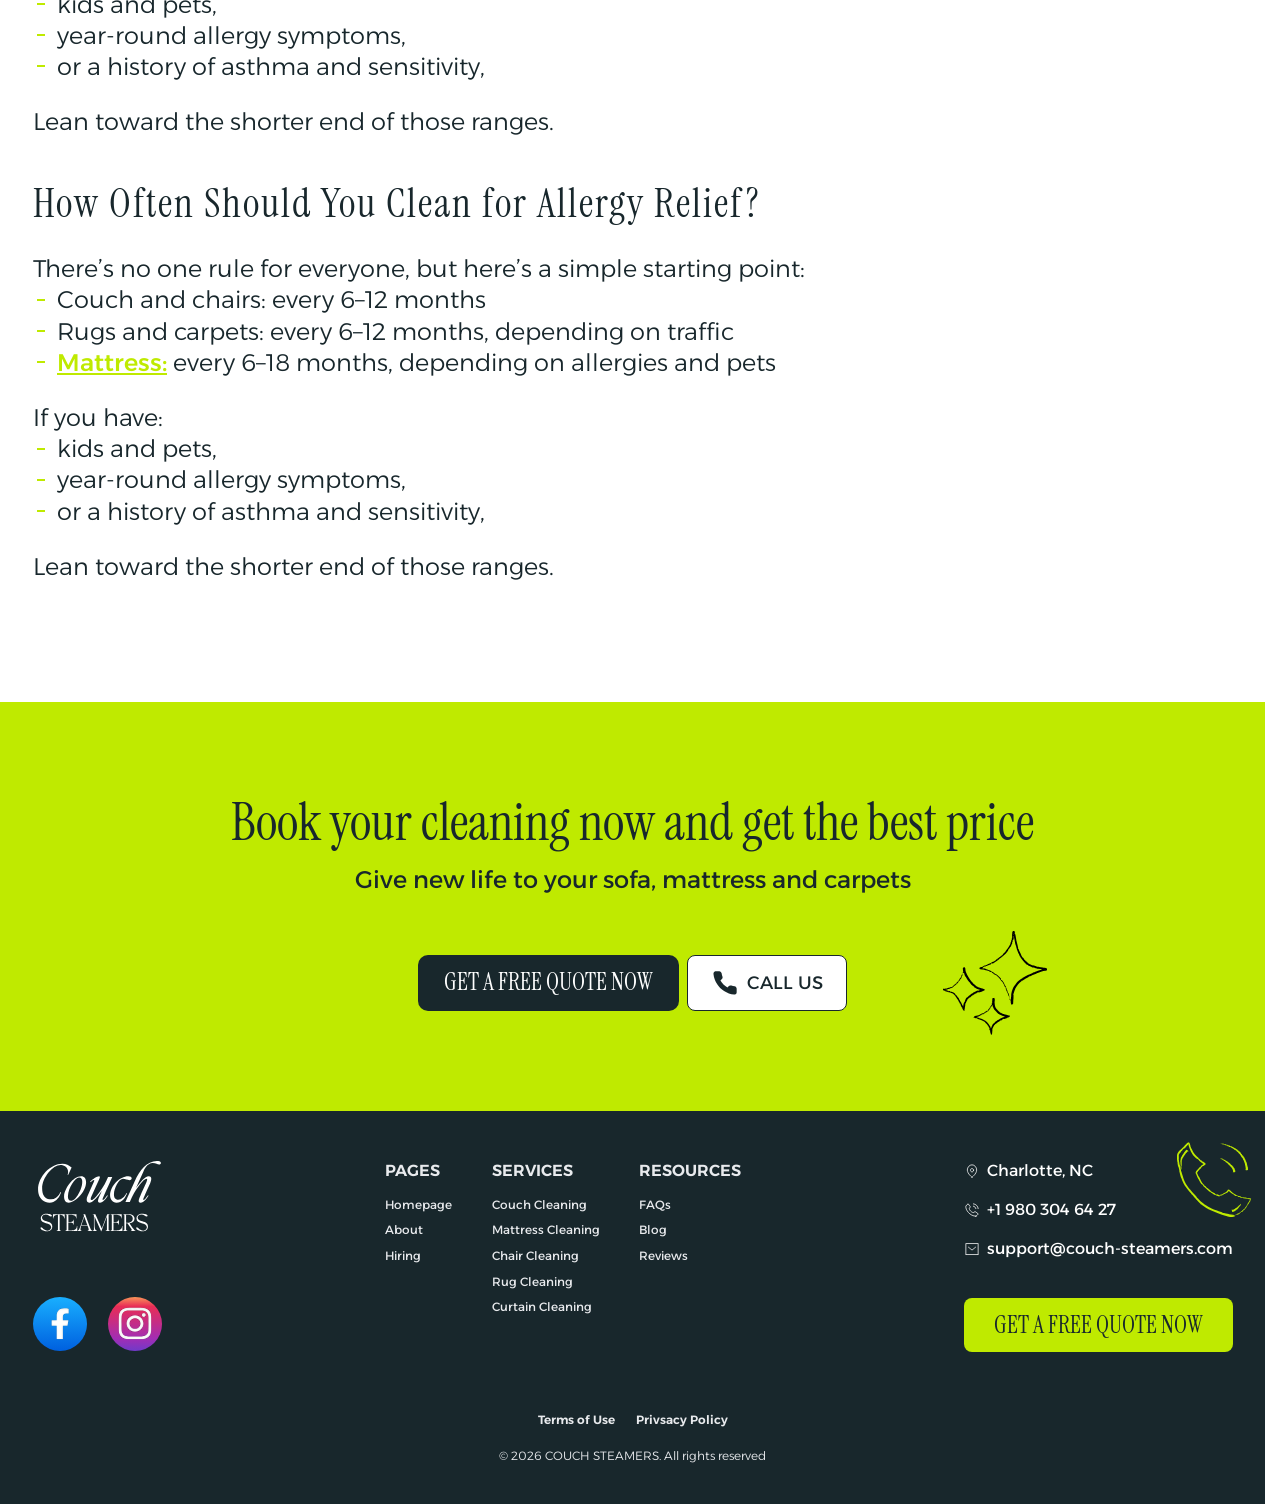
<file: article.html>
<!DOCTYPE html>
<html lang="en">

<head>
    <meta charset="UTF-8">
    <meta name="viewport" content="width=device-width, initial-scale=1.0">
    <title>Couch Steamers | Article</title>

    <link rel="preload" href="./assets/fonts/ff_base_400.woff2" as="font" type="font/woff2" crossorigin>
    <link rel="preload" href="./assets/fonts/ff_accent_400.woff2" as="font" type="font/woff2" crossorigin>

    <link rel="stylesheet" href="./assets/css/main.min.css">
    <script defer src="./assets/scripts/main.js"></script>
</head>

<body>
    <header class="header js-header">
        <div class="container">
            <a href="javascript: void(0)" class="header__logo">
                <img width="126" height="71" src="./assets/imgs/ico/logo.svg" alt="Logo">
            </a>
            <nav class="header__nav">
                <ul class="header__list">
                    <li>
                        <a href="javascript: void(0)">About</a>
                    </li>
                    <li>
                        <a href="javascript: void(0)">Services</a>
                        <ul>
                            <li><a href="#">Couch Cleaning</a></li>
                            <li><a href="#">Mattress Cleaning</a></li>
                            <li><a href="#">Chair Cleaning</a></li>
                            <li><a href="#">Rug Cleaning</a></li>
                            <li><a href="#">Curtain Cleaning</a></li>
                        </ul>
                    </li>
                    <li>
                        <a href="javascript: void(0)">Reviews</a>
                    </li>
                    <li>
                        <a href="javascript: void(0)">Blog</a>
                    </li>
                    <li>
                        <a href="javascript: void(0)">FAQs</a>
                    </li>
                </ul>
            </nav>
            <div class="header__controls">
                <a href="tel:+19803046427" class="header__tel">+1 980 304 64 27</a>
                <a href="javascript: void(0)" class="cta">Book Now</a>
            </div>
            <button type="button" class="header__burger js-menu-trigger">
                <span></span>
                <span></span>
                <span></span>
            </button>
        </div>
    </header>
    <main class="main">
        <section class="article">
            <div class="container">
                <div class="section-info">
                    <h2 class="main-title js-scroll">Top 5 Furniture Cleaning Solutions</h2>
                    <p class="section-info__title js-scroll">ECO-FRIENDLY</p>
                </div>
                <div class="content js-scroll">
                    <img src="./assets/imgs/article.jpg" alt="Picture">
                    <p>
                        Eco-friendly cleaning solutions and hot water extraction work together to lift out what your
                        body reacts to. For many families, the difference after a <span>deep clean is something you can
                            actually feel</span> when you walk into the room.
                    </p>
                    <h2>How Often Should You Clean for Allergy Relief?</h2>
                    <p>
                        There’s no one rule for everyone, but here’s a simple starting point:
                    </p>
                    <ul>
                        <li>
                            Couch and chairs: every 6–12 months
                        </li>
                        <li>Rugs and carpets: every 6–12 months, depending on traffic</li>
                        <li><span>Mattress:</span> every 6–18 months, depending on allergies and pets</li>
                    </ul>
                    <p>
                        If you have:
                    </p>
                    <ul>
                        <li>kids and pets,</li>
                        <li>year-round allergy symptoms,</li>
                        <li>or a history of asthma and sensitivity,</li>
                    </ul>
                    <p>
                        Lean toward the shorter end of those ranges.
                    </p>
                    <h2>How Often Should You Clean for Allergy Relief?</h2>
                    <p>
                        There’s no one rule for everyone, but here’s a simple starting point:
                    </p>
                    <ul>
                        <li>
                            Couch and chairs: every 6–12 months
                        </li>
                        <li>Rugs and carpets: every 6–12 months, depending on traffic</li>
                        <li><a href="javascript: void(0)">Mattress:</a> every 6–18 months, depending on allergies and pets</li>
                    </ul>
                    <p>
                        If you have:
                    </p>
                    <ul>
                        <li>kids and pets,</li>
                        <li>year-round allergy symptoms,</li>
                        <li>or a history of asthma and sensitivity,</li>
                    </ul>
                    <p>
                        Lean toward the shorter end of those ranges.
                    </p>
                </div>
            </div>
        </section>
        <section class="action">
            <div class="container">
                <div class="action__deco js-scroll">
                    <img src="./assets/imgs/ico/stars.svg" alt="Icon">
                </div>
                <div class="action__content">
                    <h2 class="main-title js-scroll">Book your cleaning now and get the best price</h2>
                    <p class="action__subtitle js-scroll">Give new life to your sofa, mattress and carpets</p>
                </div>
                <div class="action__controls js-scroll">
                    <a href="javascript: void(0)" class="cta cta--lg cta--drk">
                        Get a Free Quote Now
                    </a>
                    <a href="javascript: void(0)" class="action-call action-call--wht">
                        <svg width="28" height="28" viewBox="0 0 28 28" fill="none" xmlns="http://www.w3.org/2000/svg">
                            <path
                                d="M25.6667 19.74V23.24C25.668 23.5649 25.6014 23.8865 25.4713 24.1842C25.3411 24.4819 25.1502 24.7492 24.9108 24.9688C24.6713 25.1885 24.3887 25.3557 24.0809 25.4598C23.7731 25.5639 23.4469 25.6025 23.1233 25.5733C19.5333 25.1832 16.0848 23.9565 13.055 21.9916C10.2361 20.2004 7.84623 17.8105 6.055 14.9916C4.08331 11.948 2.85629 8.4828 2.47334 4.87664C2.44418 4.55402 2.48252 4.22886 2.58592 3.92187C2.68932 3.61487 2.8555 3.33277 3.0739 3.09353C3.29229 2.85428 3.55811 2.66313 3.85443 2.53225C4.15074 2.40136 4.47107 2.33361 4.795 2.3333H8.295C8.86119 2.32773 9.41009 2.52823 9.83939 2.89743C10.2687 3.26662 10.5491 3.77933 10.6283 4.33997C10.7761 5.46005 11.05 6.55982 11.445 7.6183C11.602 8.03588 11.6359 8.4897 11.5429 8.926C11.4498 9.36229 11.2337 9.76277 10.92 10.08L9.43834 11.5616C11.0992 14.4824 13.5175 16.9008 16.4383 18.5616L17.92 17.08C18.2372 16.7663 18.6377 16.5501 19.074 16.4571C19.5103 16.364 19.9641 16.398 20.3817 16.555C21.4402 16.9499 22.5399 17.2239 23.66 17.3716C24.2267 17.4516 24.7443 17.737 25.1143 18.1737C25.4843 18.6104 25.6809 19.1678 25.6667 19.74Z"
                                fill="#18272C" />
                        </svg>
                        Call Us
                    </a>
                </div>
            </div>
        </section>
    </main>
    <footer class="footer">
        <div class="container">
            <div class="footer__panel">
                <div class="footer__info">
                    <a href="javascript: void(0)" class="footer__logo">
                        <img decoding="async" loading="lazy" src="./assets/imgs/ico/logo_wht.svg" alt="Logo">
                    </a>
                    <ul class="footer__socials mobile--hidden">
                        <li>
                            <a href="https://www.facebook.com/" target="_blank">
                                <img decoding="async" loading="lazy" width="55" height="55"
                                    src="./assets/imgs/ico/ico-facebok.svg" alt="Facebook">
                            </a>
                        </li>
                        <li>
                            <a href="https://www.instagram.com/" target="_blank">
                                <img decoding="async" loading="lazy" width="55" height="55"
                                    src="./assets/imgs/ico/ico-instagram.svg" alt="Instagram">
                            </a>
                        </li>
                    </ul>
                </div>
                <div class="footer__nav">
                    <div class="footer__routes">
                        <p class="footer__title">Pages</p>
                        <ul class="footer__menu">
                            <li><a href="javascript: void(0)">Homepage</a></li>
                            <li><a href="javascript: void(0)">About</a></li>
                            <li><a href="javascript: void(0)">Hiring</a></li>
                        </ul>
                    </div>
                    <div class="footer__routes">
                        <p class="footer__title">Services</p>
                        <ul class="footer__menu">
                            <li><a href="javascript: void(0)">Couch Cleaning</a></li>
                            <li><a href="javascript: void(0)">Mattress Cleaning</a></li>
                            <li><a href="javascript: void(0)">Chair Cleaning</a></li>
                            <li><a href="javascript: void(0)">Rug Cleaning</a></li>
                            <li><a href="javascript: void(0)">Curtain Cleaning</a></li>
                        </ul>
                    </div>
                    <div class="footer__routes">
                        <p class="footer__title">Resources</p>
                        <ul class="footer__menu">
                            <li><a href="javascript: void(0)">FAQs</a></li>
                            <li><a href="javascript: void(0)">Blog</a></li>
                            <li><a href="javascript: void(0)">Reviews</a></li>
                        </ul>
                    </div>
                </div>
                <div class="footer__contacts">
                    <ul class="footer__communication">
                        <li>
                            <img decoding="async" width="16" height="16" loading="lazy"
                                src="./assets/imgs/ico/ico-pin.svg" alt="Icon">
                            <p>Charlotte, NC</p>
                        </li>
                        <li>
                            <a href="tel:+19803046427">
                                <img decoding="async" width="16" height="16" loading="lazy"
                                    src="./assets/imgs/ico/ico-call.svg" alt="Icon">
                                +1 980 304 64 27
                            </a>
                        </li>
                        <li>
                            <a href="mailto:support@couch-steamers.com">
                                <img decoding="async" width="16" height="16" loading="lazy"
                                    src="./assets/imgs/ico/ico-mess.svg" alt="Icon">
                                support@couch-steamers.com
                            </a>
                        </li>
                    </ul>
                    <div class="footer__action">
                        <ul class="footer__socials mobile--visible">
                            <li>
                                <a href="https://www.facebook.com/" target="_blank">
                                    <img decoding="async" loading="lazy" width="55" height="55"
                                        src="./assets/imgs/ico/ico-facebok.svg" alt="Facebook">
                                </a>
                            </li>
                            <li>
                                <a href="https://www.instagram.com/" target="_blank">
                                    <img decoding="async" loading="lazy" width="55" height="55"
                                        src="./assets/imgs/ico/ico-instagram.svg" alt="Instagram">
                                </a>
                            </li>
                        </ul>
                        <a href="javascript: void(0)" class="cta cta--lg">Get a Free Quote Now</a>
                    </div>
                    <div class="footer__deco">
                        <img decoding="async" loading="lazy" src="./assets/imgs/ico/call-deco.svg" alt="">
                    </div>
                </div>
            </div>
            <div class="footer__lawer">
                <ul class="footer__legals">
                    <li><a href="javascript: void(0)">Terms of Use</a></li>
                    <li><a href="javascript: void(0)">Privsacy Policy</a></li>
                </ul>
                <p class="footer__copy">© 2026 COUCH STEAMERS. All rights reserved</p>
            </div>
        </div>
    </footer>
    <div class="mobile-menu js-mob-menu">
        <div class="container">
            <div class="mobile-menu__logo">
                <img src="./assets/imgs/ico/logo.svg" alt="Logo">
            </div>
            <ul class="mobile-menu__routes">
                <li>
                    <a href="javascript: void(0)">About</a>
                </li>
                <li>
                    <a href="javascript: void(0)">Services</a>
                    <ul>
                        <li><a href="javascript: void(0)">Couch Cleaning</a></li>
                        <li><a href="javascript: void(0)">Mattress Cleaning</a></li>
                        <li><a href="javascript: void(0)">Chair Cleaning</a></li>
                        <li><a href="javascript: void(0)">Rug Cleaning</a></li>
                        <li><a href="javascript: void(0)">Curtain Cleaning</a></li>
                    </ul>
                </li>
                <li>
                    <a href="javascript: void(0)">Reviews</a>
                </li>
                <li>
                    <a href="javascript: void(0)">Blog</a>
                </li>
                <li>
                    <a href="javascript: void(0)">FAQs</a>
                </li>
            </ul>
            <ul class="mobile-menu__info">
                <li>
                    <img width="24" height="24" src="./assets/imgs/ico/ico-pin-lght.svg" alt="Icon">
                    <p>Charlotte, NC</p>
                </li>
                <li>
                    <a href="tel:+19803046427">
                        <img src="./assets/imgs/ico/ico-call-lght.svg" alt="Icon">
                        +1 980 304 64 27
                    </a>
                </li>
                <li>
                    <a href="mailto:support@couch-steamers.com">
                        <img src="./assets/imgs/ico/ico-mess-lght.svg" alt="Icon">
                        support@couch-steamers.com
                    </a>
                </li>
            </ul>
            <div class="mobile-menu__controls">
                <a href="javascript: void(0)" class="cta">Get a Free Quote Now</a>
                <a href="tel:+19803046427" class="mobile-menu__tel">
                    <svg width="28" height="28" viewBox="0 0 28 28" fill="none" xmlns="http://www.w3.org/2000/svg">
                        <path
                            d="M25.6667 19.74V23.24C25.668 23.5649 25.6014 23.8865 25.4713 24.1842C25.3411 24.4819 25.1502 24.7492 24.9108 24.9688C24.6713 25.1885 24.3887 25.3557 24.0809 25.4598C23.7731 25.5639 23.4469 25.6025 23.1233 25.5733C19.5333 25.1832 16.0848 23.9565 13.055 21.9916C10.2361 20.2004 7.84623 17.8105 6.055 14.9916C4.08331 11.948 2.85629 8.4828 2.47334 4.87664C2.44418 4.55402 2.48252 4.22886 2.58592 3.92187C2.68932 3.61487 2.8555 3.33277 3.0739 3.09353C3.29229 2.85428 3.55811 2.66313 3.85443 2.53225C4.15074 2.40136 4.47107 2.33361 4.795 2.3333H8.295C8.86119 2.32773 9.41009 2.52823 9.83939 2.89743C10.2687 3.26662 10.5491 3.77933 10.6283 4.33997C10.7761 5.46005 11.05 6.55982 11.445 7.6183C11.602 8.03588 11.6359 8.4897 11.5429 8.926C11.4498 9.36229 11.2337 9.76277 10.92 10.08L9.43834 11.5616C11.0992 14.4824 13.5175 16.9008 16.4383 18.5616L17.92 17.08C18.2372 16.7663 18.6377 16.5501 19.074 16.4571C19.5103 16.364 19.9641 16.398 20.3817 16.555C21.4402 16.9499 22.5399 17.2239 23.66 17.3716C24.2267 17.4516 24.7443 17.737 25.1143 18.1737C25.4843 18.6104 25.6809 19.1678 25.6667 19.74Z"
                            fill="#18272C" />
                    </svg>
                </a>
            </div>
        </div>
    </div>
</body>

</html>
</file>
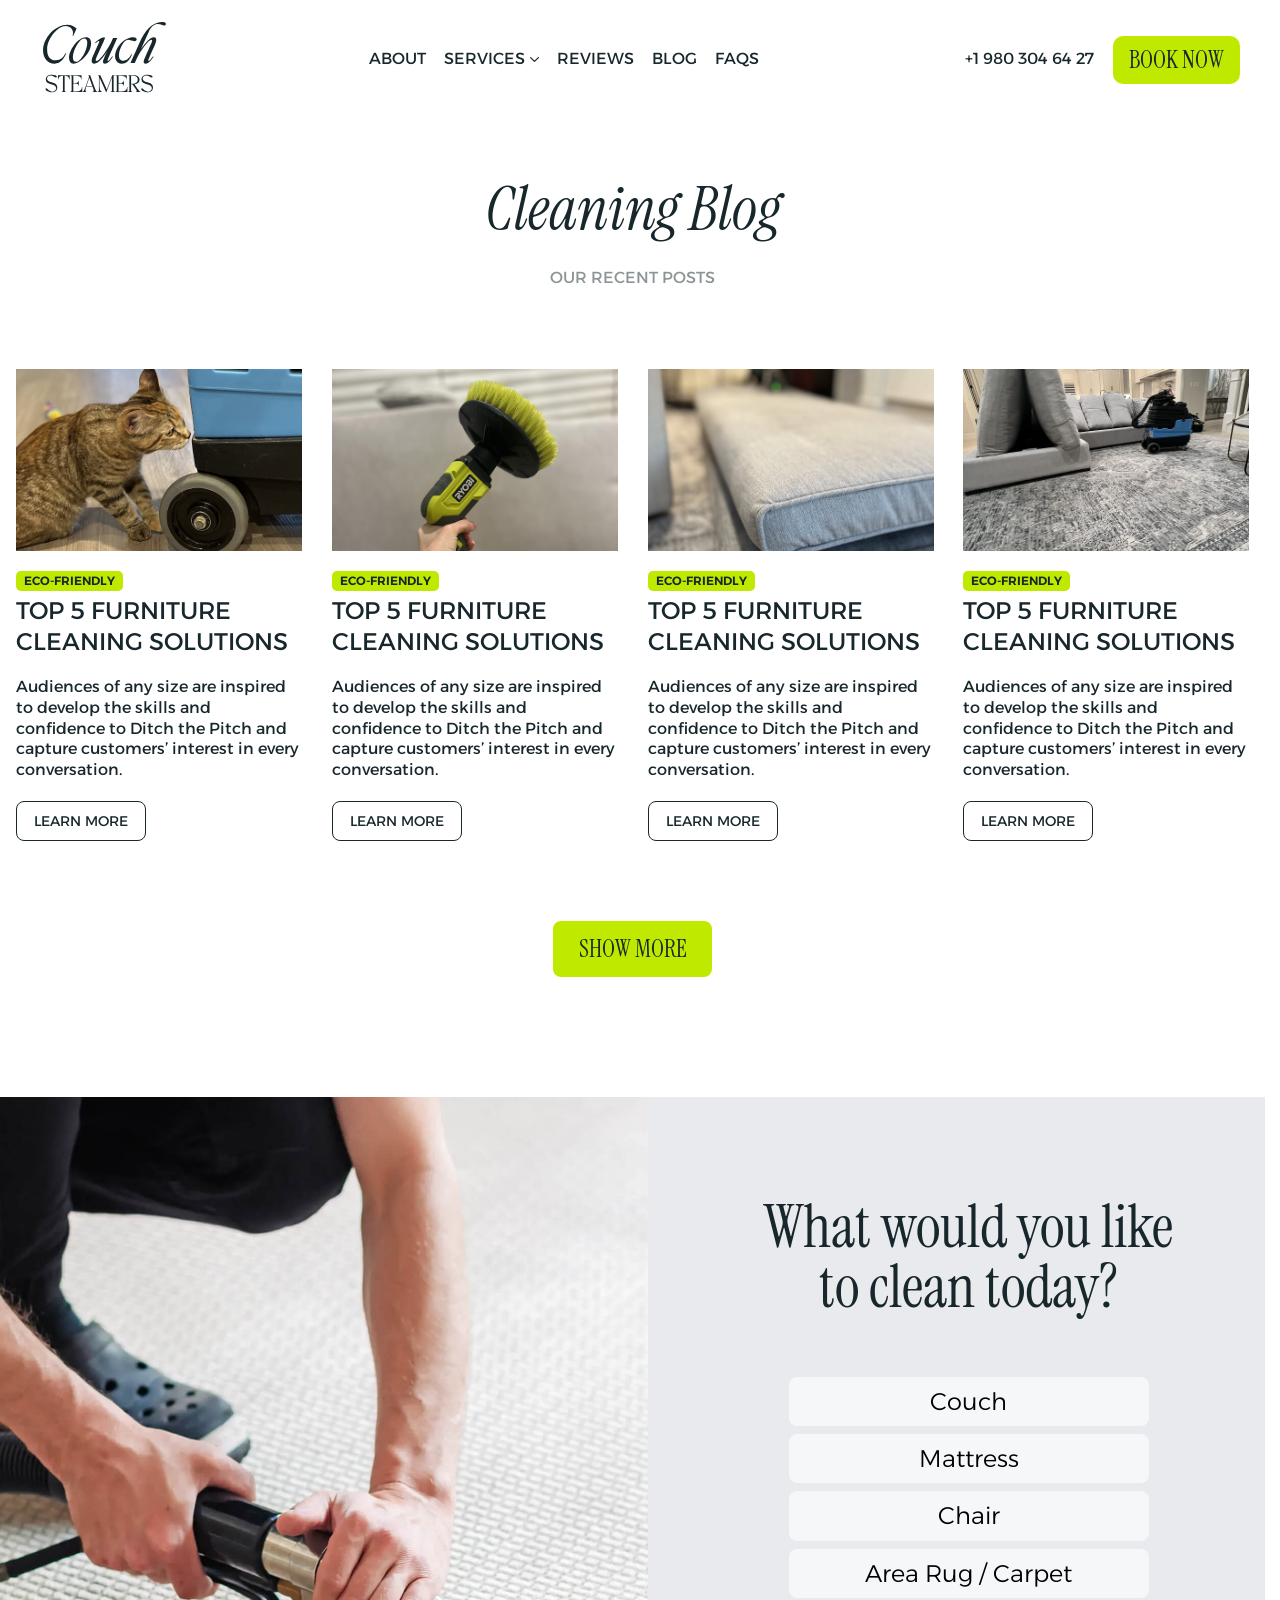
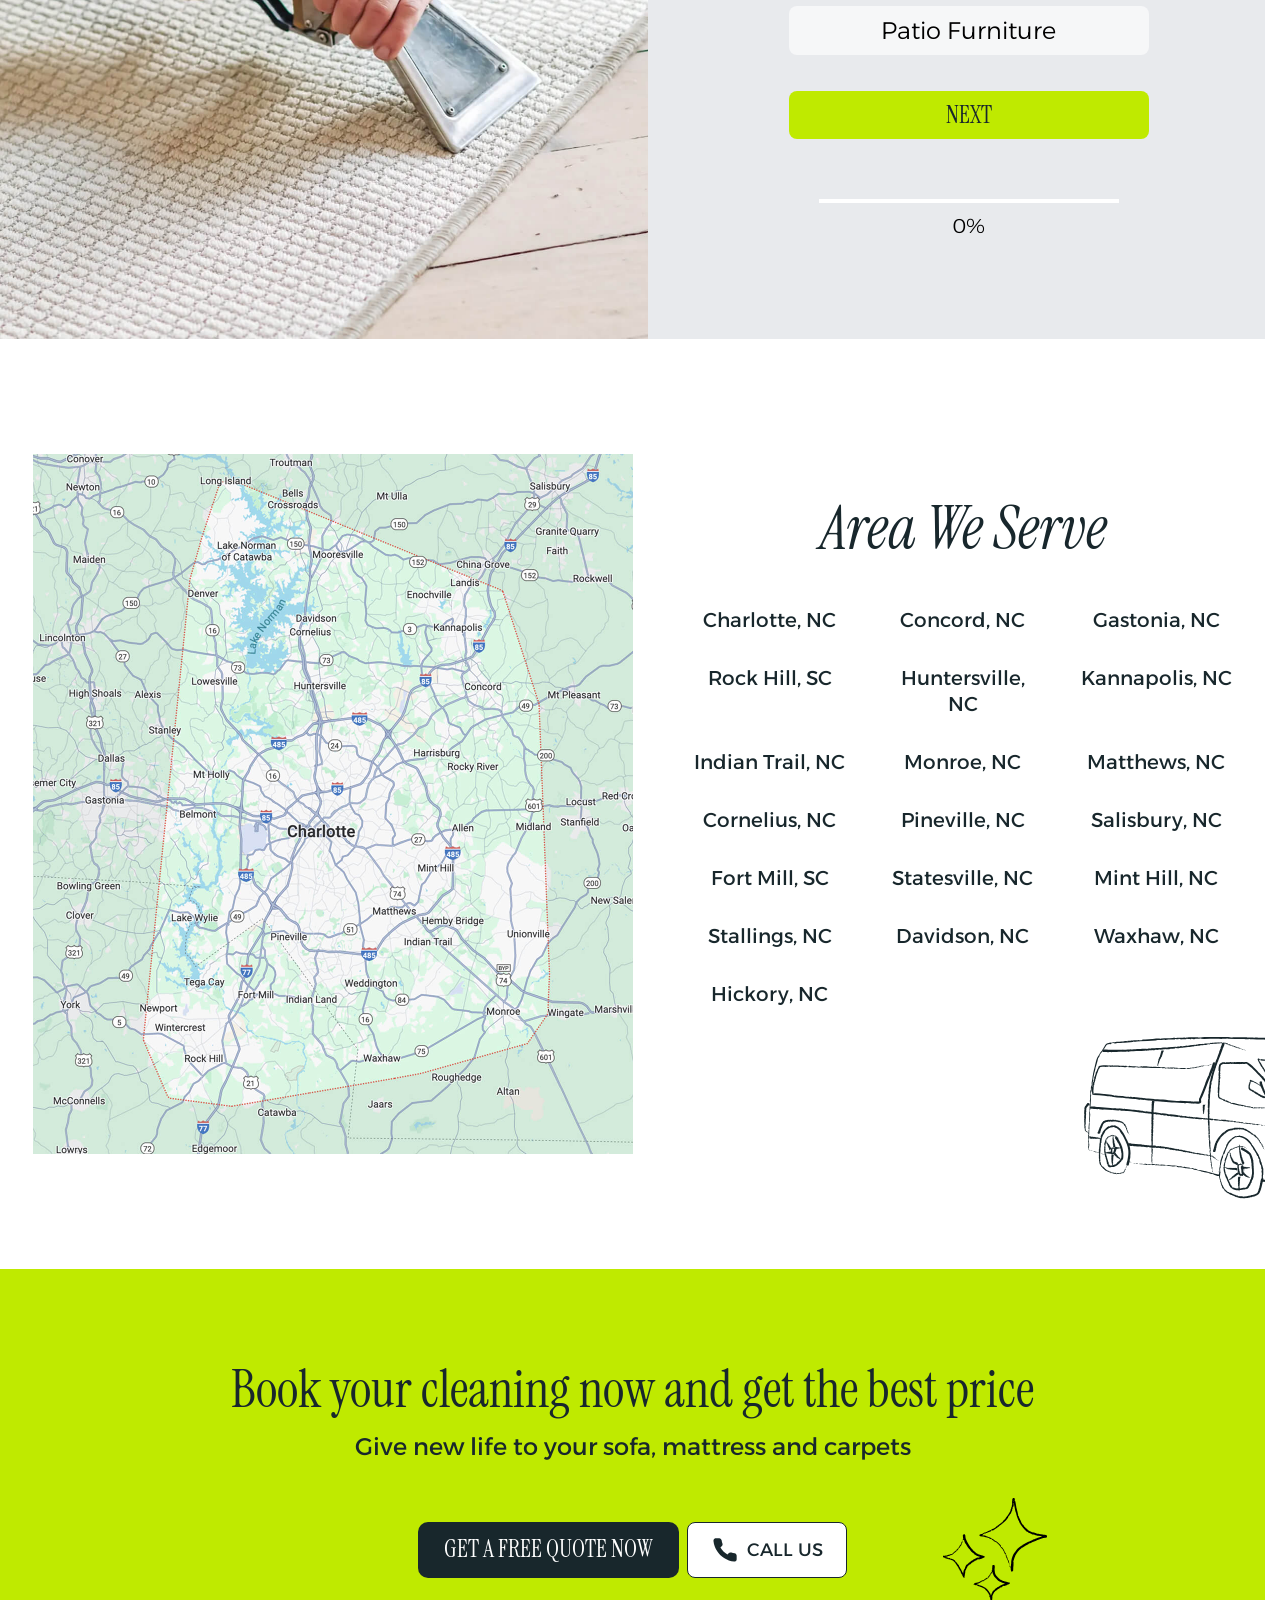
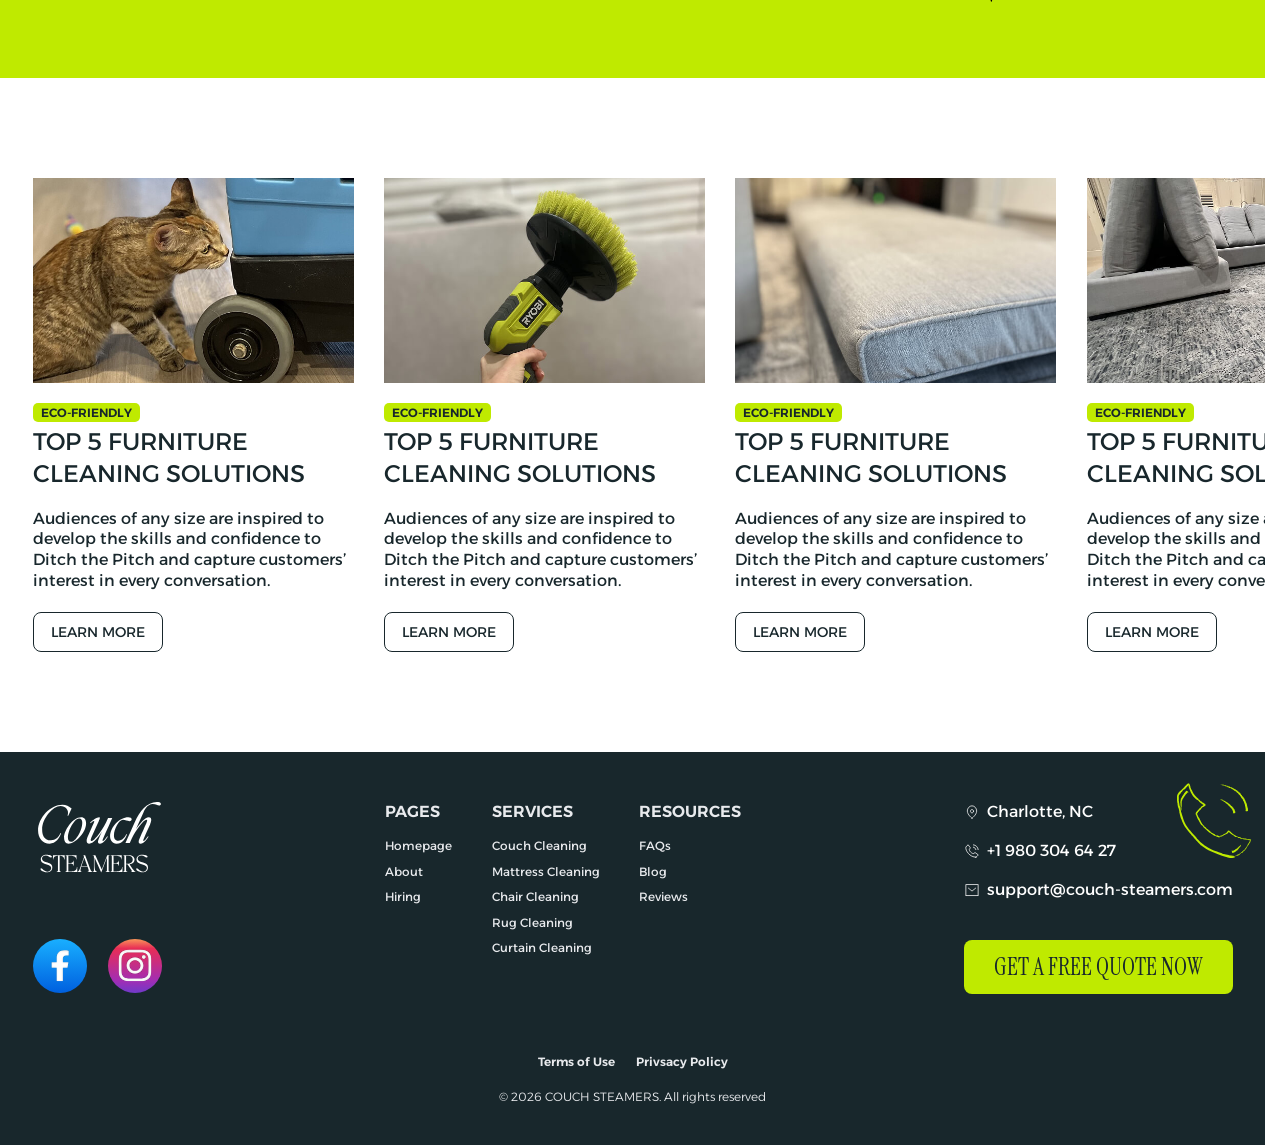
<file: blog.html>
<!DOCTYPE html>
<html lang="en">

<head>
    <meta charset="UTF-8">
    <meta name="viewport" content="width=device-width, initial-scale=1.0">
    <title>Couch Steamers | Blog</title>

    <link rel="preload" href="./assets/fonts/ff_base_400.woff2" as="font" type="font/woff2" crossorigin>
    <link rel="preload" href="./assets/fonts/ff_accent_400.woff2" as="font" type="font/woff2" crossorigin>

    <link rel="stylesheet" href="./assets/libs/swiper/swiper.min.css">
    <link rel="stylesheet" href="./assets/css/main.min.css">

    <script defer src="./assets/libs/swiper/swiper.min.js"></script>
    <script defer src="./assets/scripts/mods/sectionFaq.js"></script>
    <script defer src="./assets/scripts/mods/sectionArticles.js"></script>
    <script defer src="./assets/scripts/mods/sectionQuiz.js"></script>
    <script defer src="./assets/scripts/main.js"></script>
</head>

<body>
    <header class="header js-header">
        <div class="container">
            <a href="javascript: void(0)" class="header__logo">
                <img width="126" height="71" src="./assets/imgs/ico/logo.svg" alt="Logo">
            </a>
            <nav class="header__nav">
                <ul class="header__list">
                    <li>
                        <a href="javascript: void(0)">About</a>
                    </li>
                    <li>
                        <a href="javascript: void(0)">Services</a>
                        <ul>
                            <li><a href="#">Couch Cleaning</a></li>
                            <li><a href="#">Mattress Cleaning</a></li>
                            <li><a href="#">Chair Cleaning</a></li>
                            <li><a href="#">Rug Cleaning</a></li>
                            <li><a href="#">Curtain Cleaning</a></li>
                        </ul>
                    </li>
                    <li>
                        <a href="javascript: void(0)">Reviews</a>
                    </li>
                    <li>
                        <a href="javascript: void(0)">Blog</a>
                    </li>
                    <li>
                        <a href="javascript: void(0)">FAQs</a>
                    </li>
                </ul>
            </nav>
            <div class="header__controls">
                <a href="tel:+19803046427" class="header__tel">+1 980 304 64 27</a>
                <a href="javascript: void(0)" class="cta">Book Now</a>
            </div>
            <button type="button" class="header__burger js-menu-trigger">
                <span></span>
                <span></span>
                <span></span>
            </button>
        </div>
    </header>
    <main class="main">
        <section class="blog">
            <div class="container">
                <div class="section-info">
                    <h2 class="main-title js-scroll">Cleaning Blog</h2>
                    <p class="section-info__title js-scroll">Our recent Posts</p>
                </div>
                <div class="blog__cards">
                    <a href="javascript: void(0)" class="article-box js-scroll">
                        <div class="article-box__pic">
                            <img src="./assets/imgs/slide_1.jpg" alt="Picture">
                        </div>
                        <span class="article-box__tag">ECO-FRIENDLY</span>
                        <h3 class="article-box__title">
                            TOP 5 FURNITURE CLEANING SOLUTIONS
                        </h3>
                        <p class="article-box__descr">
                            Audiences of any size are inspired to develop the skills and confidence to Ditch the
                            Pitch and capture customers’ interest in every conversation.
                        </p>
                        <span class="article-box__cta">Learn More</span>
                    </a>
                    <a href="javascript: void(0)" class="article-box js-scroll">
                        <div class="article-box__pic">
                            <img src="./assets/imgs/slide_2.jpg" alt="Picture">
                        </div>
                        <span class="article-box__tag">ECO-FRIENDLY</span>
                        <h3 class="article-box__title">
                            TOP 5 FURNITURE CLEANING SOLUTIONS
                        </h3>
                        <p class="article-box__descr">
                            Audiences of any size are inspired to develop the skills and confidence to Ditch the
                            Pitch and capture customers’ interest in every conversation.
                        </p>
                        <span class="article-box__cta">Learn More</span>
                    </a>
                    <a href="javascript: void(0)" class="article-box js-scroll">
                        <div class="article-box__pic">
                            <img src="./assets/imgs/slide_3.jpg" alt="Picture">
                        </div>
                        <span class="article-box__tag">ECO-FRIENDLY</span>
                        <h3 class="article-box__title">
                            TOP 5 FURNITURE CLEANING SOLUTIONS
                        </h3>
                        <p class="article-box__descr">
                            Audiences of any size are inspired to develop the skills and confidence to Ditch the
                            Pitch and capture customers’ interest in every conversation.
                        </p>
                        <span class="article-box__cta">Learn More</span>
                    </a>
                    <a href="javascript: void(0)" class="article-box js-scroll">
                        <div class="article-box__pic">
                            <img src="./assets/imgs/slide_4.jpg" alt="Picture">
                        </div>
                        <span class="article-box__tag">ECO-FRIENDLY</span>
                        <h3 class="article-box__title">
                            TOP 5 FURNITURE CLEANING SOLUTIONS
                        </h3>
                        <p class="article-box__descr">
                            Audiences of any size are inspired to develop the skills and confidence to Ditch the
                            Pitch and capture customers’ interest in every conversation.
                        </p>
                        <span class="article-box__cta">Learn More</span>
                    </a>
                </div>
                <div class="js-scroll">
                    <button type="button" class="cta js-blog-more">Show more</button>
                </div>
            </div>
        </section>
        <section class="quiz">
            <div class="container--left">
                <div class="quiz__pic js-scroll">
                    <img loading="lazy" decoding="async" src="./assets/imgs/quiz.jpg" alt="Picture">
                </div>
                <div class="quiz__flow js-scroll">
                    <div class="quiz__form js-form-quiz">
                        <form>
                            <div class="quiz__steps">
                                <div class="quiz__step">
                                    <div class="quiz__content">
                                        <h2 class="main-title">
                                            What would you like to clean today?
                                        </h2>
                                        <div class="quiz__wrapper">
                                            <div class="quiz__checks">
                                                <div class="quiz__check">
                                                    <input class="quiz__handler" type="radio" name="step_1"
                                                        id="check_step_1_1" value="Couch">
                                                    <label class="quiz__variant" for="check_step_1_1">
                                                        Couch
                                                    </label>
                                                </div>
                                                <div class="quiz__check">
                                                    <input class="quiz__handler" type="radio" name="step_1"
                                                        id="check_step_2_1" value="Mattress">
                                                    <label class="quiz__variant" for="check_step_2_1">
                                                        Mattress
                                                    </label>
                                                </div>
                                                <div class="quiz__check">
                                                    <input class="quiz__handler" type="radio" name="step_1"
                                                        id="check_step_3_1" value="Chair">
                                                    <label class="quiz__variant" for="check_step_3_1">
                                                        Chair
                                                    </label>
                                                </div>
                                                <div class="quiz__check">
                                                    <input class="quiz__handler" type="radio" name="step_1"
                                                        id="check_step_4_1" value="Area Rug / Carpet">
                                                    <label class="quiz__variant" for="check_step_4_1">
                                                        Area Rug / Carpet
                                                    </label>
                                                </div>
                                                <div class="quiz__check">
                                                    <input class="quiz__handler" type="radio" name="step_1"
                                                        id="check_step_5_1" value="Patio Furniture">
                                                    <label class="quiz__variant" for="check_step_5_1">
                                                        Patio Furniture
                                                    </label>
                                                </div>
                                            </div>
                                            <button type="button" class="quiz__btn">NEXT</button>
                                        </div>
                                    </div>
                                </div>
                                <div class="quiz__step">
                                    <div class="quiz__content">
                                        <h2 class="main-title">
                                            Why do you want to order cleaning?
                                        </h2>
                                        <div class="quiz__wrapper">
                                            <div class="quiz__checks">
                                                <div class="quiz__check">
                                                    <input class="quiz__handler" type="radio" name="step_2"
                                                        id="check_step_1_2" value="Stains">
                                                    <label class="quiz__variant" for="check_step_1_2">
                                                        Stains
                                                    </label>
                                                </div>
                                                <div class="quiz__check">
                                                    <input class="quiz__handler" type="radio" name="step_2"
                                                        id="check_step_2_2" value="Unpleasant smell">
                                                    <label class="quiz__variant" for="check_step_2_2">
                                                        Unpleasant smell
                                                    </label>
                                                </div>
                                                <div class="quiz__check">
                                                    <input class="quiz__handler" type="radio" name="step_2"
                                                        id="check_step_3_2" value="Dirty">
                                                    <label class="quiz__variant" for="check_step_3_2">
                                                        Dirty
                                                    </label>
                                                </div>
                                                <div class="quiz__check">
                                                    <input class="quiz__handler" type="radio" name="step_2"
                                                        id="check_step_4_2" value="Allergy">
                                                    <label class="quiz__variant" for="check_step_4_2">
                                                        Allergy
                                                    </label>
                                                </div>
                                                <div class="quiz__check">
                                                    <input class="quiz__handler" type="radio" name="step_2"
                                                        id="check_step_5_2" value="Prevention">
                                                    <label class="quiz__variant" for="check_step_5_2">
                                                        Prevention
                                                    </label>
                                                </div>
                                            </div>
                                            <button type="button" class="quiz__btn">NEXT</button>
                                        </div>
                                    </div>
                                </div>
                                <div class="quiz__step">
                                    <div class="quiz__content">
                                        <h2 class="main-title">
                                            When are you interested?
                                        </h2>
                                        <div class="quiz__wrapper">
                                            <div class="quiz__checks">
                                                <div class="quiz__check">
                                                    <input class="quiz__handler" type="radio" name="step_3"
                                                        id="check_step_1_3" value="Nearest time">
                                                    <label class="quiz__variant" for="check_step_1_3">
                                                        Nearest time
                                                    </label>
                                                </div>
                                                <div class="quiz__check">
                                                    <input class="quiz__handler" type="radio" name="step_3"
                                                        id="check_step_2_3" value="During the week">
                                                    <label class="quiz__variant" for="check_step_2_3">
                                                        During the week
                                                    </label>
                                                </div>
                                            </div>
                                            <button type="button" class="quiz__btn">NEXT</button>
                                        </div>
                                    </div>
                                </div>
                                <div class="quiz__step">
                                    <div class="quiz__content">
                                        <h2 class="main-title">
                                            Please leave
                                            your phone number
                                        </h2>
                                        <div class="quiz__wrapper">
                                            <div class="quiz__fields">
                                                <div class="quiz__field">
                                                    <input name="quizName" id="quizName" type="text" placeholder="Name">
                                                </div>
                                                <div class="quiz__field">
                                                    <input name="quizPhone" id="quizPhone" type="text"
                                                        placeholder="Phone number">
                                                </div>
                                            </div>
                                            <button type="submit" class="quiz__btn">
                                                Get the Best Offer
                                            </button>
                                        </div>
                                    </div>
                                </div>
                            </div>
                            <div class="quiz__result">
                                <div class="quiz__progress">
                                    <span></span>
                                </div>
                                <span class="quiz__val"></span>
                            </div>
                        </form>
                    </div>
                </div>
            </div>
        </section>
        <section class="location">
            <div class="container">
                <div class="location__map js-scroll">
                    <img loading="lazy" decoding="async" src="./assets/imgs/map.jpg" alt="Map">
                </div>
                <div class="location__info">
                    <h2 class="main-title js-scroll">Area We Serve</h2>
                    <ul class="location__list js-scroll">
                        <li>Charlotte, NC</li>
                        <li>Concord, NC</li>
                        <li>Gastonia, NC</li>
                        <li>Rock Hill, SC</li>
                        <li>Huntersville, NC</li>
                        <li>Kannapolis, NC</li>
                        <li>Indian Trail, NC</li>
                        <li>Monroe, NC</li>
                        <li>Matthews, NC</li>
                        <li>Cornelius, NC</li>
                        <li>Pineville, NC</li>
                        <li>Salisbury, NC</li>
                        <li>Fort Mill, SC</li>
                        <li>Statesville, NC</li>
                        <li>Mint Hill, NC</li>
                        <li>Stallings, NC</li>
                        <li>Davidson, NC</li>
                        <li>Waxhaw, NC</li>
                        <li>Hickory, NC</li>
                    </ul>
                    <div class="location__pic js-scroll">
                        <img loading="lazy" decoding="async" src="./assets/imgs/ico/bus.svg" alt="Picture">
                    </div>
                </div>
            </div>
        </section>
        <section class="action">
            <div class="container">
                <div class="action__deco js-scroll">
                    <img src="./assets/imgs/ico/stars.svg" alt="Icon">
                </div>
                <div class="action__content">
                    <h2 class="main-title js-scroll">Book your cleaning now and get the best price</h2>
                    <p class="action__subtitle js-scroll">Give new life to your sofa, mattress and carpets</p>
                </div>
                <div class="action__controls js-scroll">
                    <a href="javascript: void(0)" class="cta cta--lg cta--drk">
                        Get a Free Quote Now
                    </a>
                    <a href="javascript: void(0)" class="action-call action-call--wht">
                        <svg width="28" height="28" viewBox="0 0 28 28" fill="none" xmlns="http://www.w3.org/2000/svg">
                            <path
                                d="M25.6667 19.74V23.24C25.668 23.5649 25.6014 23.8865 25.4713 24.1842C25.3411 24.4819 25.1502 24.7492 24.9108 24.9688C24.6713 25.1885 24.3887 25.3557 24.0809 25.4598C23.7731 25.5639 23.4469 25.6025 23.1233 25.5733C19.5333 25.1832 16.0848 23.9565 13.055 21.9916C10.2361 20.2004 7.84623 17.8105 6.055 14.9916C4.08331 11.948 2.85629 8.4828 2.47334 4.87664C2.44418 4.55402 2.48252 4.22886 2.58592 3.92187C2.68932 3.61487 2.8555 3.33277 3.0739 3.09353C3.29229 2.85428 3.55811 2.66313 3.85443 2.53225C4.15074 2.40136 4.47107 2.33361 4.795 2.3333H8.295C8.86119 2.32773 9.41009 2.52823 9.83939 2.89743C10.2687 3.26662 10.5491 3.77933 10.6283 4.33997C10.7761 5.46005 11.05 6.55982 11.445 7.6183C11.602 8.03588 11.6359 8.4897 11.5429 8.926C11.4498 9.36229 11.2337 9.76277 10.92 10.08L9.43834 11.5616C11.0992 14.4824 13.5175 16.9008 16.4383 18.5616L17.92 17.08C18.2372 16.7663 18.6377 16.5501 19.074 16.4571C19.5103 16.364 19.9641 16.398 20.3817 16.555C21.4402 16.9499 22.5399 17.2239 23.66 17.3716C24.2267 17.4516 24.7443 17.737 25.1143 18.1737C25.4843 18.6104 25.6809 19.1678 25.6667 19.74Z"
                                fill="#18272C" />
                        </svg>
                        Call Us
                    </a>
                </div>
            </div>
        </section>
        <section class="articles">
            <div class="container">
                <div class="articles__slider swiper js-articles-slider">
                    <div class="articles__wrapper swiper-wrapper">
                        <div class="articles__slide swiper-slide">
                            <a href="javascript: void(0)" class="article-box js-scroll">
                                <div class="article-box__pic">
                                    <img src="./assets/imgs/slide_1.jpg" alt="Picture">
                                </div>
                                <span class="article-box__tag">ECO-FRIENDLY</span>
                                <h3 class="article-box__title">
                                    TOP 5 FURNITURE CLEANING SOLUTIONS
                                </h3>
                                <p class="article-box__descr">
                                    Audiences of any size are inspired to develop the skills and confidence to Ditch the
                                    Pitch and capture customers’ interest in every conversation.
                                </p>
                                <span class="article-box__cta">Learn More</span>
                            </a>
                        </div>
                        <div class="articles__slide swiper-slide">
                            <a href="javascript: void(0)" class="article-box js-scroll">
                                <div class="article-box__pic">
                                    <img src="./assets/imgs/slide_2.jpg" alt="Picture">
                                </div>
                                <span class="article-box__tag">ECO-FRIENDLY</span>
                                <h3 class="article-box__title">
                                    TOP 5 FURNITURE CLEANING SOLUTIONS
                                </h3>
                                <p class="article-box__descr">
                                    Audiences of any size are inspired to develop the skills and confidence to Ditch the
                                    Pitch and capture customers’ interest in every conversation.
                                </p>
                                <span class="article-box__cta">Learn More</span>
                            </a>
                        </div>
                        <div class="articles__slide swiper-slide">
                            <a href="javascript: void(0)" class="article-box js-scroll">
                                <div class="article-box__pic">
                                    <img src="./assets/imgs/slide_3.jpg" alt="Picture">
                                </div>
                                <span class="article-box__tag">ECO-FRIENDLY</span>
                                <h3 class="article-box__title">
                                    TOP 5 FURNITURE CLEANING SOLUTIONS
                                </h3>
                                <p class="article-box__descr">
                                    Audiences of any size are inspired to develop the skills and confidence to Ditch the
                                    Pitch and capture customers’ interest in every conversation.
                                </p>
                                <span class="article-box__cta">Learn More</span>
                            </a>
                        </div>
                        <div class="articles__slide swiper-slide">
                            <a href="javascript: void(0)" class="article-box js-scroll">
                                <div class="article-box__pic">
                                    <img src="./assets/imgs/slide_4.jpg" alt="Picture">
                                </div>
                                <span class="article-box__tag">ECO-FRIENDLY</span>
                                <h3 class="article-box__title">
                                    TOP 5 FURNITURE CLEANING SOLUTIONS
                                </h3>
                                <p class="article-box__descr">
                                    Audiences of any size are inspired to develop the skills and confidence to Ditch the
                                    Pitch and capture customers’ interest in every conversation.
                                </p>
                                <span class="article-box__cta">Learn More</span>
                            </a>
                        </div>
                        <div class="articles__slide swiper-slide">
                            <a href="javascript: void(0)" class="article-box js-scroll">
                                <div class="article-box__pic">
                                    <img src="./assets/imgs/slide_2.jpg" alt="Picture">
                                </div>
                                <span class="article-box__tag">ECO-FRIENDLY</span>
                                <h3 class="article-box__title">
                                    TOP 5 FURNITURE CLEANING SOLUTIONS
                                </h3>
                                <p class="article-box__descr">
                                    Audiences of any size are inspired to develop the skills and confidence to Ditch the
                                    Pitch and capture customers’ interest in every conversation.
                                </p>
                                <span class="article-box__cta">Learn More</span>
                            </a>
                        </div>
                    </div>
                </div>
            </div>
        </section>
    </main>
    <footer class="footer">
        <div class="container">
            <div class="footer__panel">
                <div class="footer__info">
                    <a href="javascript: void(0)" class="footer__logo">
                        <img decoding="async" loading="lazy" src="./assets/imgs/ico/logo_wht.svg" alt="Logo">
                    </a>
                    <ul class="footer__socials mobile--hidden">
                        <li>
                            <a href="https://www.facebook.com/" target="_blank">
                                <img decoding="async" loading="lazy" width="55" height="55"
                                    src="./assets/imgs/ico/ico-facebok.svg" alt="Facebook">
                            </a>
                        </li>
                        <li>
                            <a href="https://www.instagram.com/" target="_blank">
                                <img decoding="async" loading="lazy" width="55" height="55"
                                    src="./assets/imgs/ico/ico-instagram.svg" alt="Instagram">
                            </a>
                        </li>
                    </ul>
                </div>
                <div class="footer__nav">
                    <div class="footer__routes">
                        <p class="footer__title">Pages</p>
                        <ul class="footer__menu">
                            <li><a href="javascript: void(0)">Homepage</a></li>
                            <li><a href="javascript: void(0)">About</a></li>
                            <li><a href="javascript: void(0)">Hiring</a></li>
                        </ul>
                    </div>
                    <div class="footer__routes">
                        <p class="footer__title">Services</p>
                        <ul class="footer__menu">
                            <li><a href="javascript: void(0)">Couch Cleaning</a></li>
                            <li><a href="javascript: void(0)">Mattress Cleaning</a></li>
                            <li><a href="javascript: void(0)">Chair Cleaning</a></li>
                            <li><a href="javascript: void(0)">Rug Cleaning</a></li>
                            <li><a href="javascript: void(0)">Curtain Cleaning</a></li>
                        </ul>
                    </div>
                    <div class="footer__routes">
                        <p class="footer__title">Resources</p>
                        <ul class="footer__menu">
                            <li><a href="javascript: void(0)">FAQs</a></li>
                            <li><a href="javascript: void(0)">Blog</a></li>
                            <li><a href="javascript: void(0)">Reviews</a></li>
                        </ul>
                    </div>
                </div>
                <div class="footer__contacts">
                    <ul class="footer__communication">
                        <li>
                            <img decoding="async" width="16" height="16" loading="lazy"
                                src="./assets/imgs/ico/ico-pin.svg" alt="Icon">
                            <p>Charlotte, NC</p>
                        </li>
                        <li>
                            <a href="tel:+19803046427">
                                <img decoding="async" width="16" height="16" loading="lazy"
                                    src="./assets/imgs/ico/ico-call.svg" alt="Icon">
                                +1 980 304 64 27
                            </a>
                        </li>
                        <li>
                            <a href="mailto:support@couch-steamers.com">
                                <img decoding="async" width="16" height="16" loading="lazy"
                                    src="./assets/imgs/ico/ico-mess.svg" alt="Icon">
                                support@couch-steamers.com
                            </a>
                        </li>
                    </ul>
                    <div class="footer__action">
                        <ul class="footer__socials mobile--visible">
                            <li>
                                <a href="https://www.facebook.com/" target="_blank">
                                    <img decoding="async" loading="lazy" width="55" height="55"
                                        src="./assets/imgs/ico/ico-facebok.svg" alt="Facebook">
                                </a>
                            </li>
                            <li>
                                <a href="https://www.instagram.com/" target="_blank">
                                    <img decoding="async" loading="lazy" width="55" height="55"
                                        src="./assets/imgs/ico/ico-instagram.svg" alt="Instagram">
                                </a>
                            </li>
                        </ul>
                        <a href="javascript: void(0)" class="cta cta--lg">Get a Free Quote Now</a>
                    </div>
                    <div class="footer__deco">
                        <img decoding="async" loading="lazy" src="./assets/imgs/ico/call-deco.svg" alt="">
                    </div>
                </div>
            </div>
            <div class="footer__lawer">
                <ul class="footer__legals">
                    <li><a href="javascript: void(0)">Terms of Use</a></li>
                    <li><a href="javascript: void(0)">Privsacy Policy</a></li>
                </ul>
                <p class="footer__copy">© 2026 COUCH STEAMERS. All rights reserved</p>
            </div>
        </div>
    </footer>
    <div class="mobile-menu js-mob-menu">
        <div class="container">
            <div class="mobile-menu__logo">
                <img src="./assets/imgs/ico/logo.svg" alt="Logo">
            </div>
            <ul class="mobile-menu__routes">
                <li>
                    <a href="javascript: void(0)">About</a>
                </li>
                <li>
                    <a href="javascript: void(0)">Services</a>
                    <ul>
                        <li><a href="javascript: void(0)">Couch Cleaning</a></li>
                        <li><a href="javascript: void(0)">Mattress Cleaning</a></li>
                        <li><a href="javascript: void(0)">Chair Cleaning</a></li>
                        <li><a href="javascript: void(0)">Rug Cleaning</a></li>
                        <li><a href="javascript: void(0)">Curtain Cleaning</a></li>
                    </ul>
                </li>
                <li>
                    <a href="javascript: void(0)">Reviews</a>
                </li>
                <li>
                    <a href="javascript: void(0)">Blog</a>
                </li>
                <li>
                    <a href="javascript: void(0)">FAQs</a>
                </li>
            </ul>
            <ul class="mobile-menu__info">
                <li>
                    <img width="24" height="24" src="./assets/imgs/ico/ico-pin-lght.svg" alt="Icon">
                    <p>Charlotte, NC</p>
                </li>
                <li>
                    <a href="tel:+19803046427">
                        <img src="./assets/imgs/ico/ico-call-lght.svg" alt="Icon">
                        +1 980 304 64 27
                    </a>
                </li>
                <li>
                    <a href="mailto:support@couch-steamers.com">
                        <img src="./assets/imgs/ico/ico-mess-lght.svg" alt="Icon">
                        support@couch-steamers.com
                    </a>
                </li>
            </ul>
            <div class="mobile-menu__controls">
                <a href="javascript: void(0)" class="cta">Get a Free Quote Now</a>
                <a href="tel:+19803046427" class="mobile-menu__tel">
                    <svg width="28" height="28" viewBox="0 0 28 28" fill="none" xmlns="http://www.w3.org/2000/svg">
                        <path
                            d="M25.6667 19.74V23.24C25.668 23.5649 25.6014 23.8865 25.4713 24.1842C25.3411 24.4819 25.1502 24.7492 24.9108 24.9688C24.6713 25.1885 24.3887 25.3557 24.0809 25.4598C23.7731 25.5639 23.4469 25.6025 23.1233 25.5733C19.5333 25.1832 16.0848 23.9565 13.055 21.9916C10.2361 20.2004 7.84623 17.8105 6.055 14.9916C4.08331 11.948 2.85629 8.4828 2.47334 4.87664C2.44418 4.55402 2.48252 4.22886 2.58592 3.92187C2.68932 3.61487 2.8555 3.33277 3.0739 3.09353C3.29229 2.85428 3.55811 2.66313 3.85443 2.53225C4.15074 2.40136 4.47107 2.33361 4.795 2.3333H8.295C8.86119 2.32773 9.41009 2.52823 9.83939 2.89743C10.2687 3.26662 10.5491 3.77933 10.6283 4.33997C10.7761 5.46005 11.05 6.55982 11.445 7.6183C11.602 8.03588 11.6359 8.4897 11.5429 8.926C11.4498 9.36229 11.2337 9.76277 10.92 10.08L9.43834 11.5616C11.0992 14.4824 13.5175 16.9008 16.4383 18.5616L17.92 17.08C18.2372 16.7663 18.6377 16.5501 19.074 16.4571C19.5103 16.364 19.9641 16.398 20.3817 16.555C21.4402 16.9499 22.5399 17.2239 23.66 17.3716C24.2267 17.4516 24.7443 17.737 25.1143 18.1737C25.4843 18.6104 25.6809 19.1678 25.6667 19.74Z"
                            fill="#18272C" />
                    </svg>
                </a>
            </div>
        </div>
    </div>
</body>

</html>
</file>
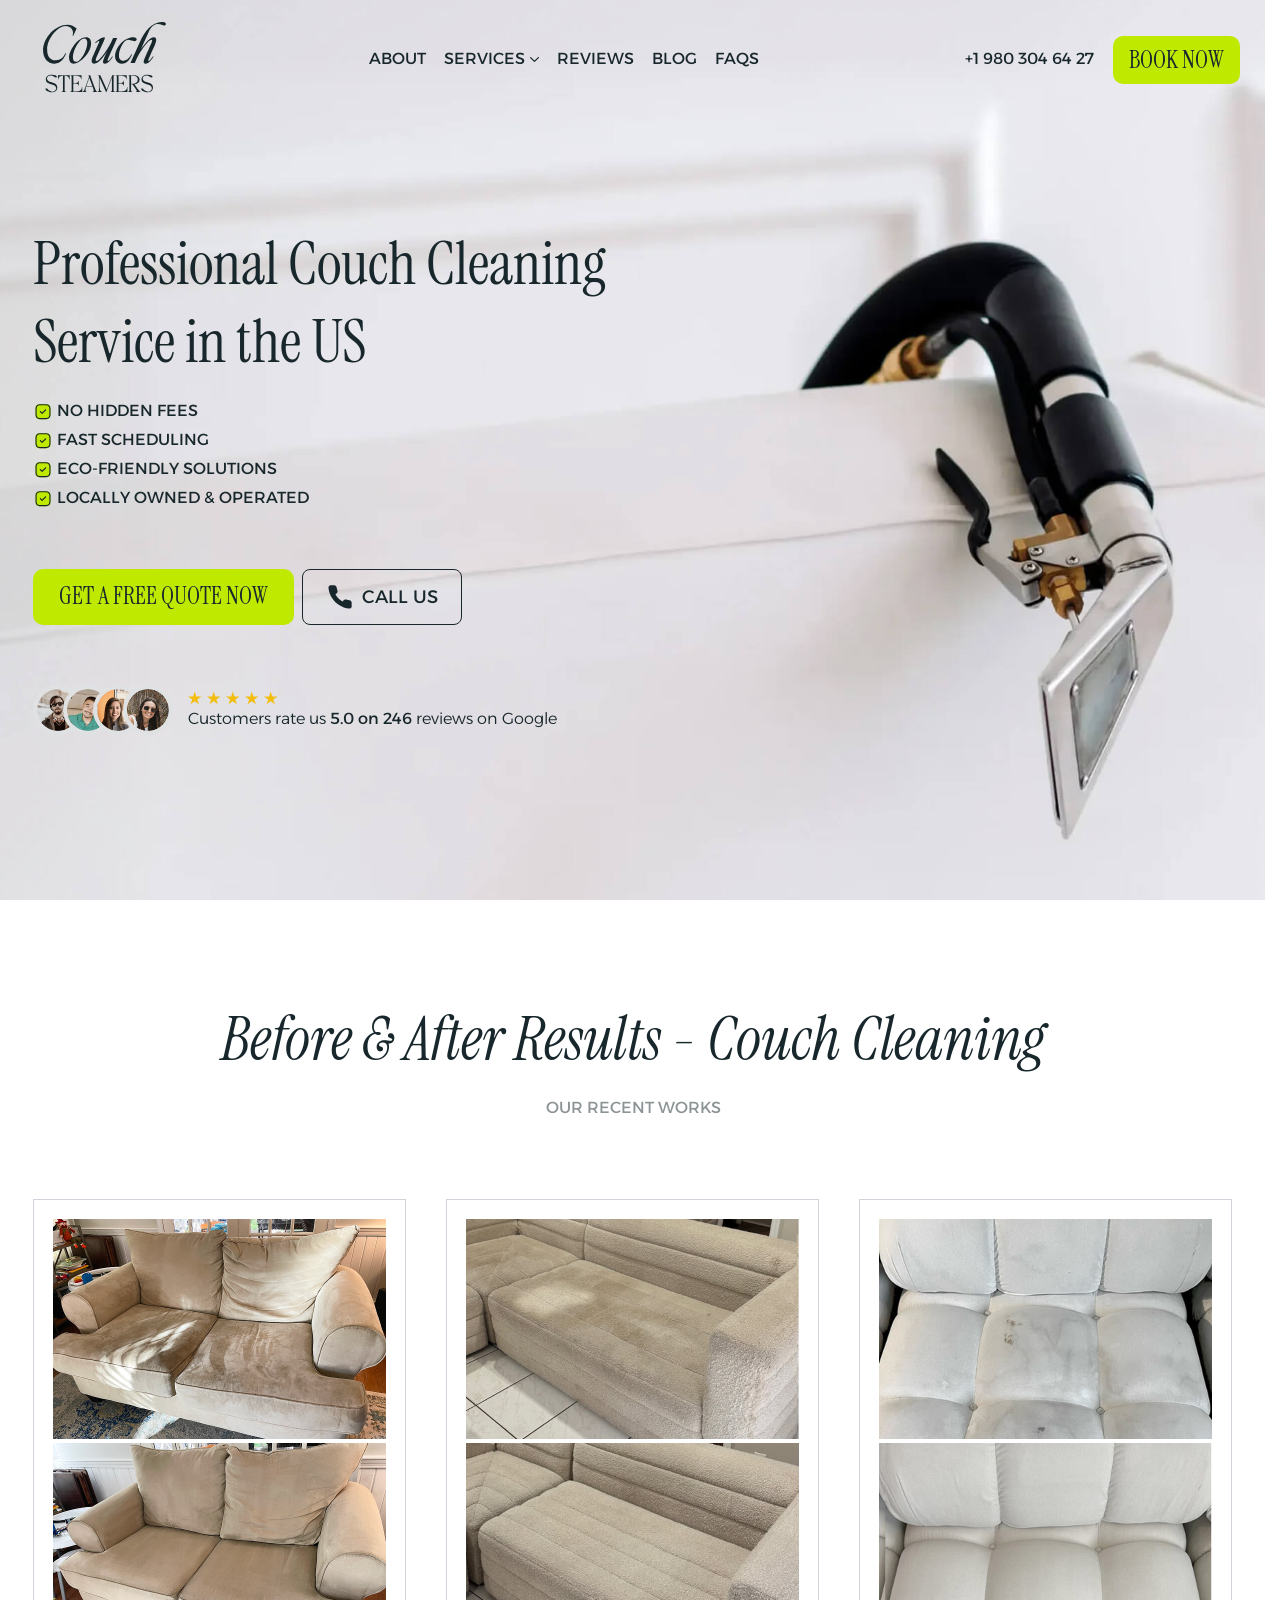
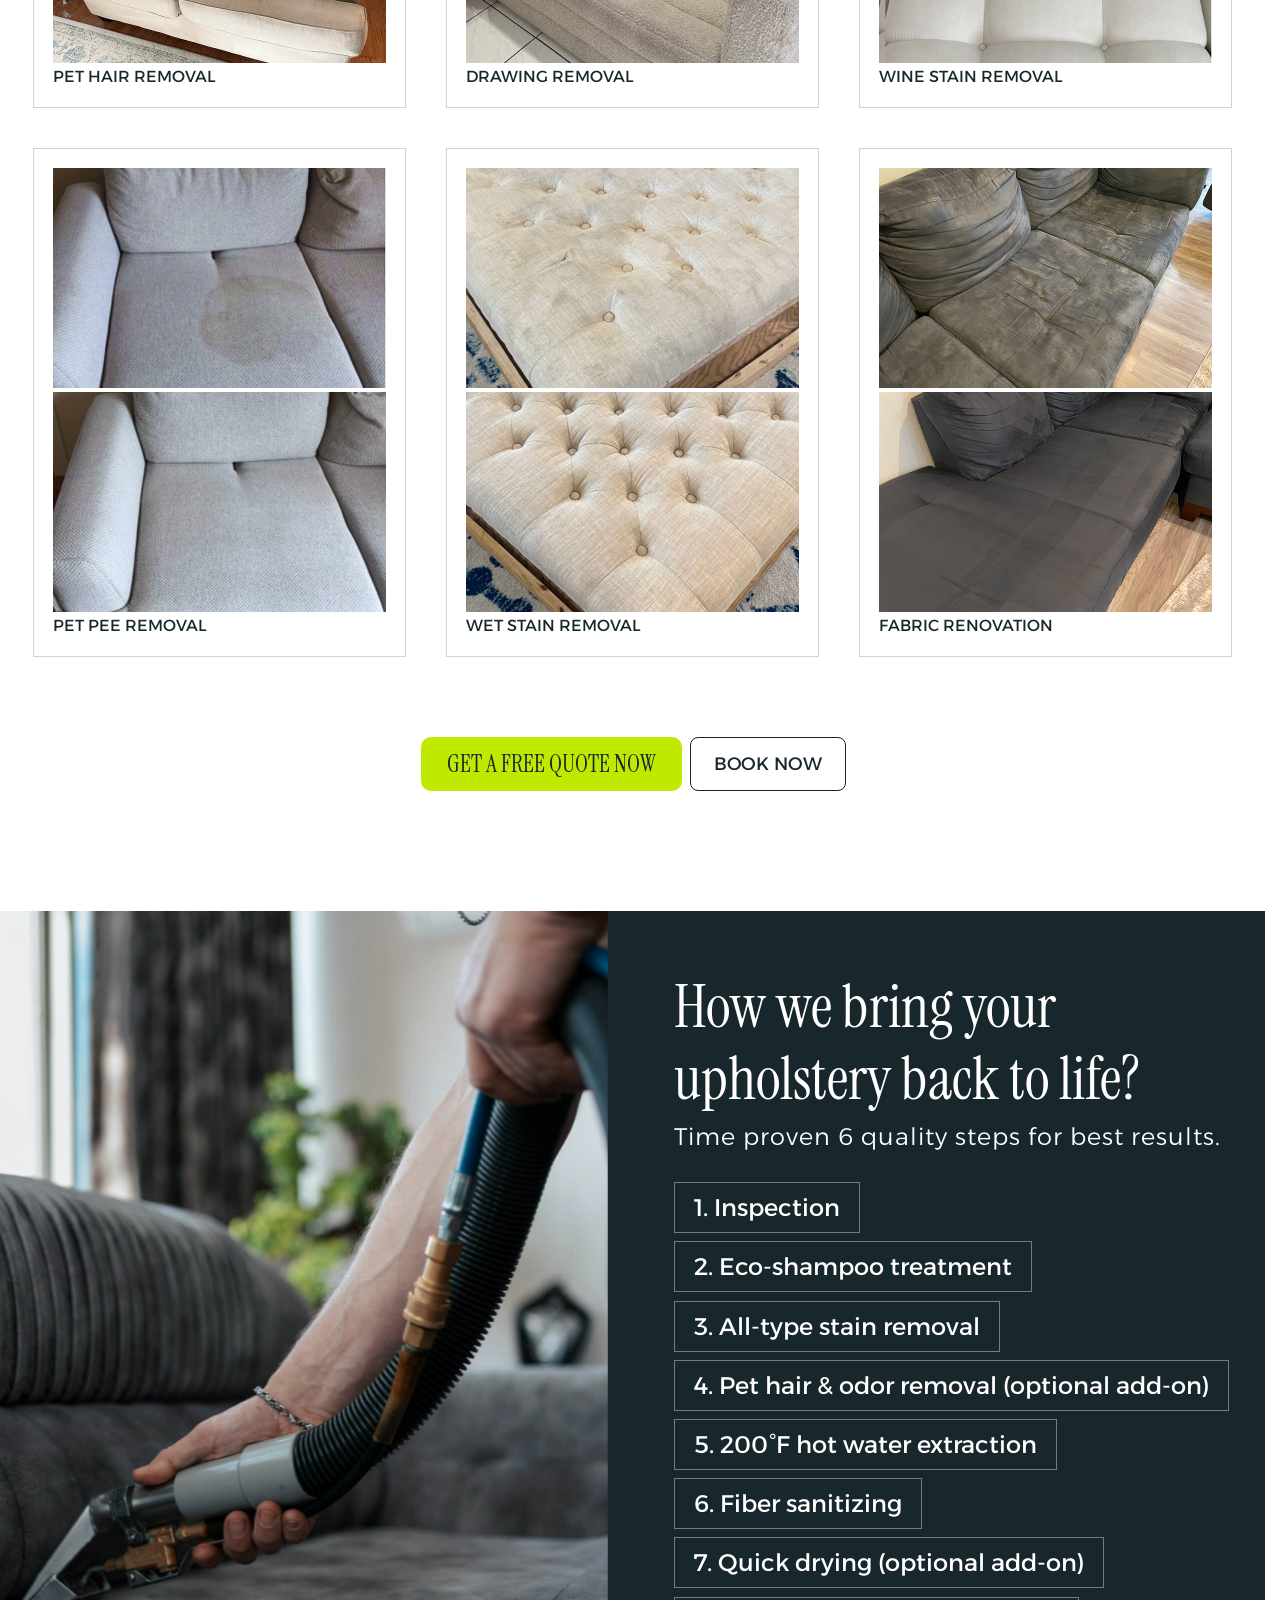
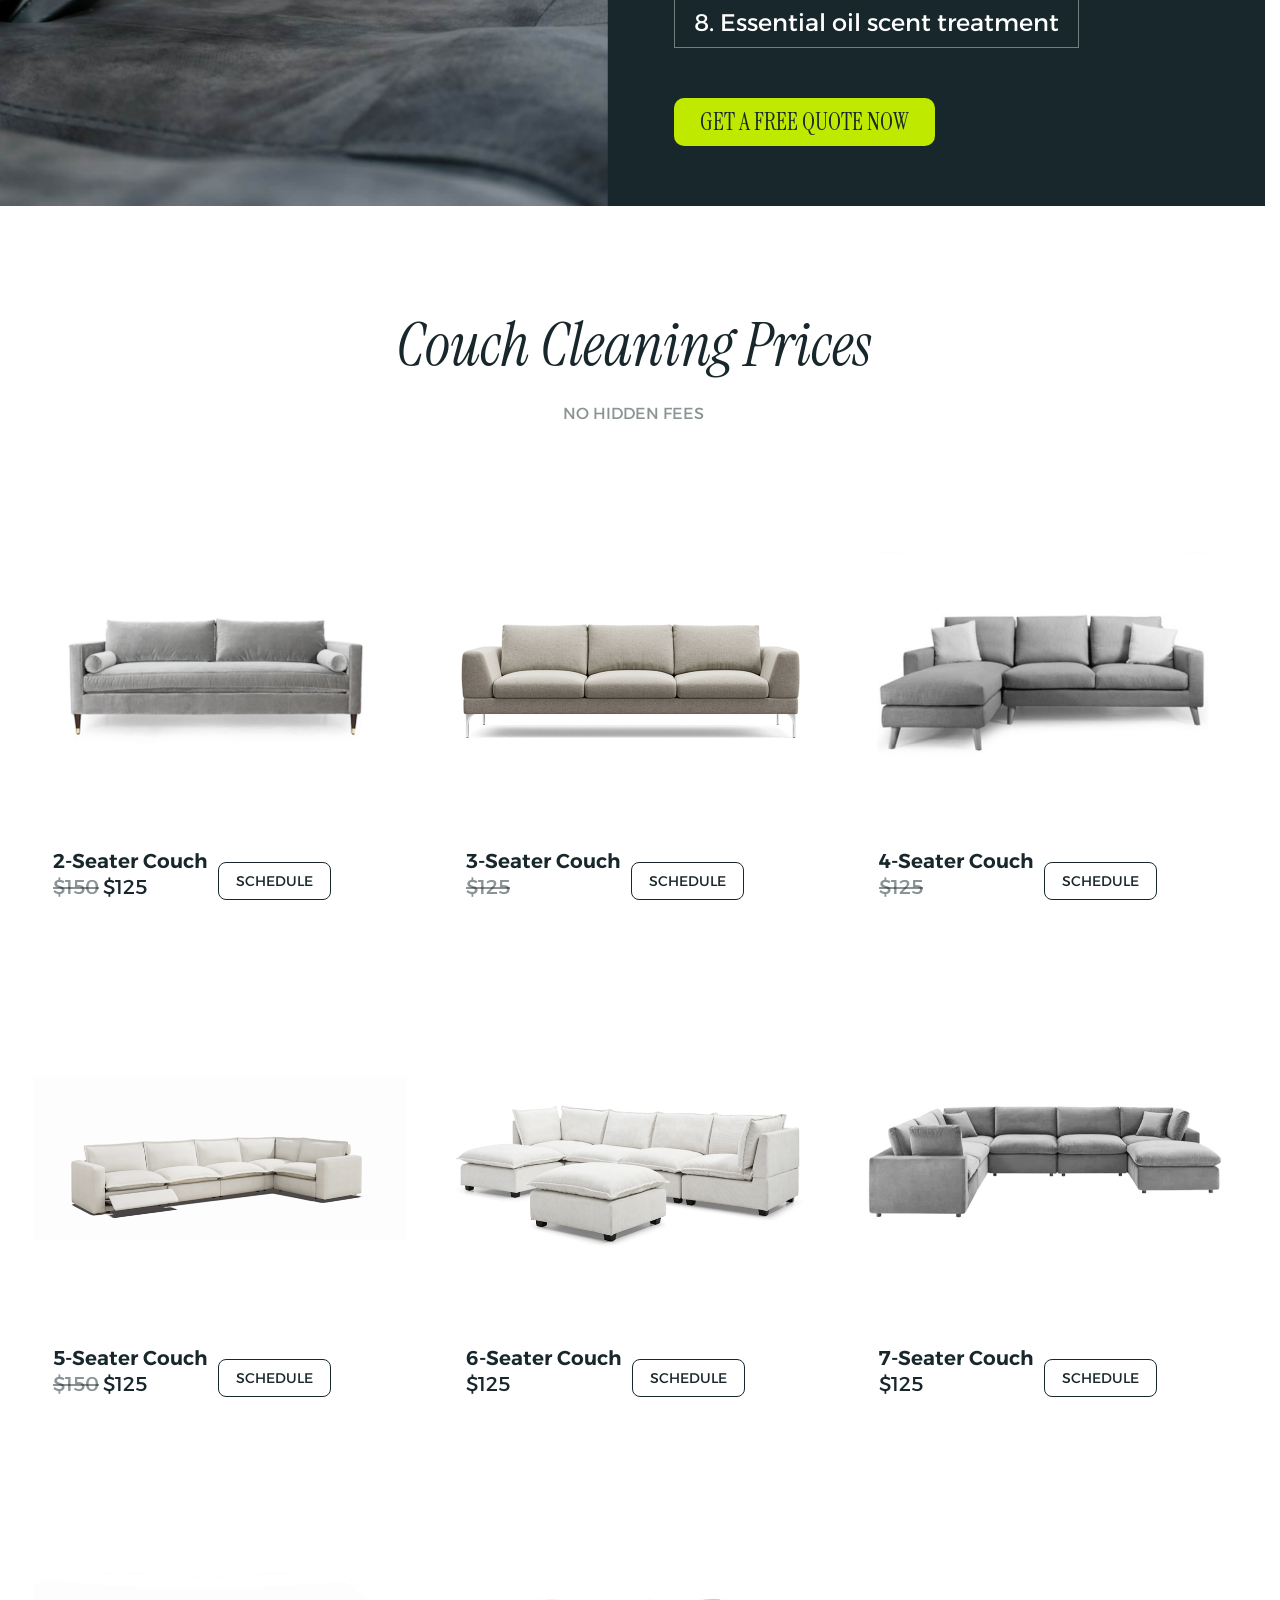
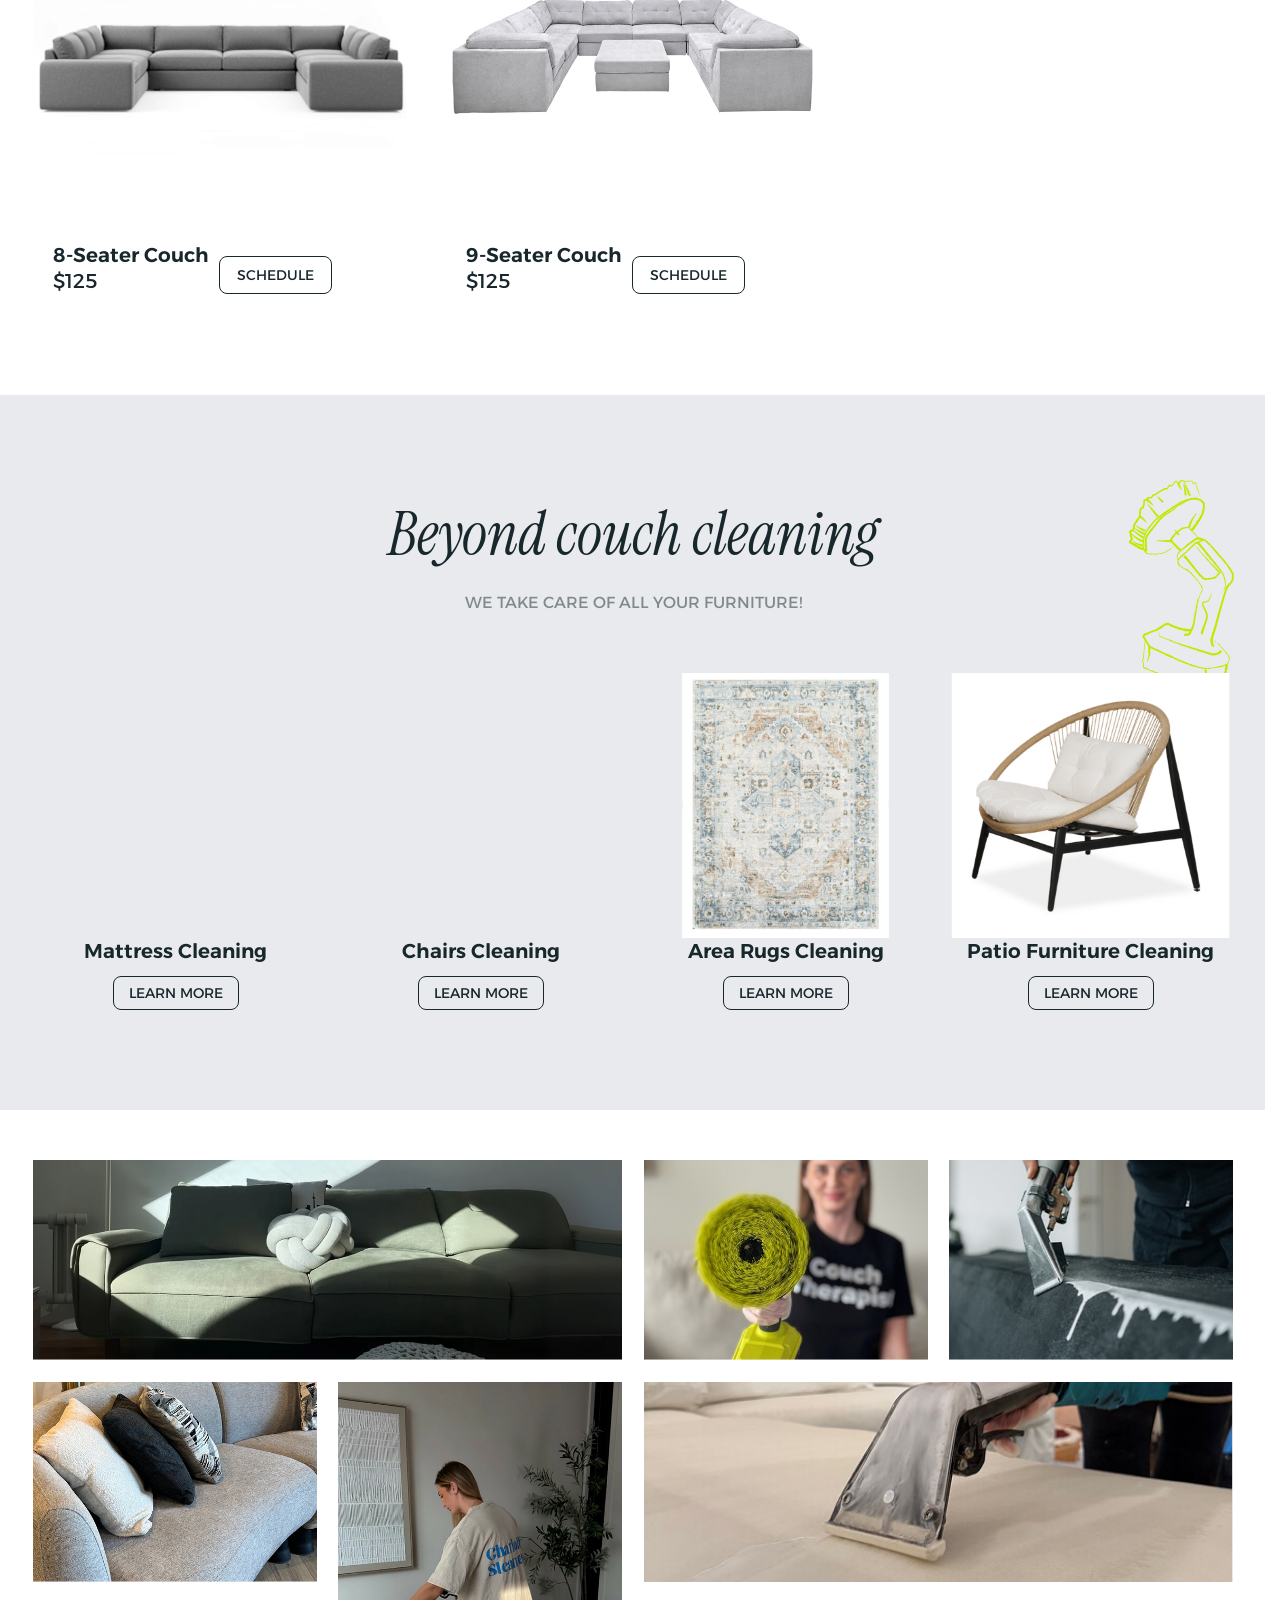
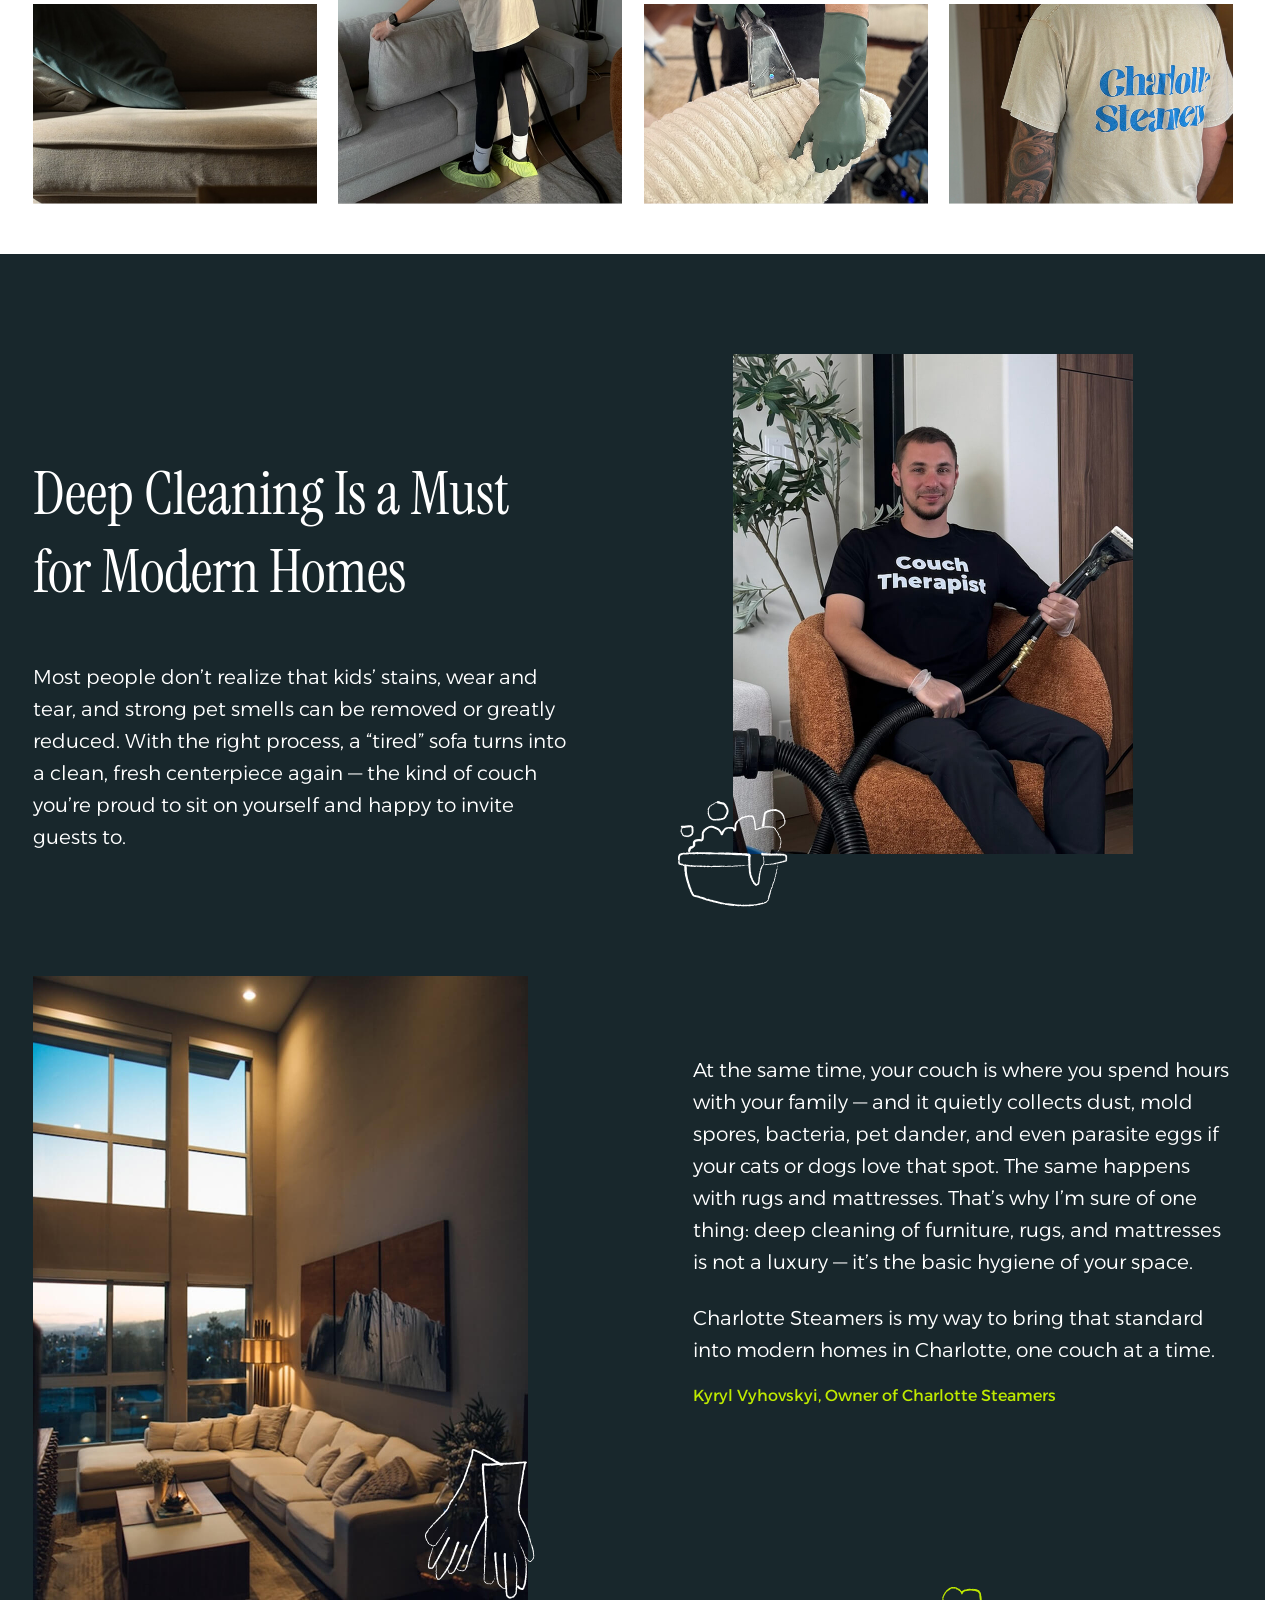
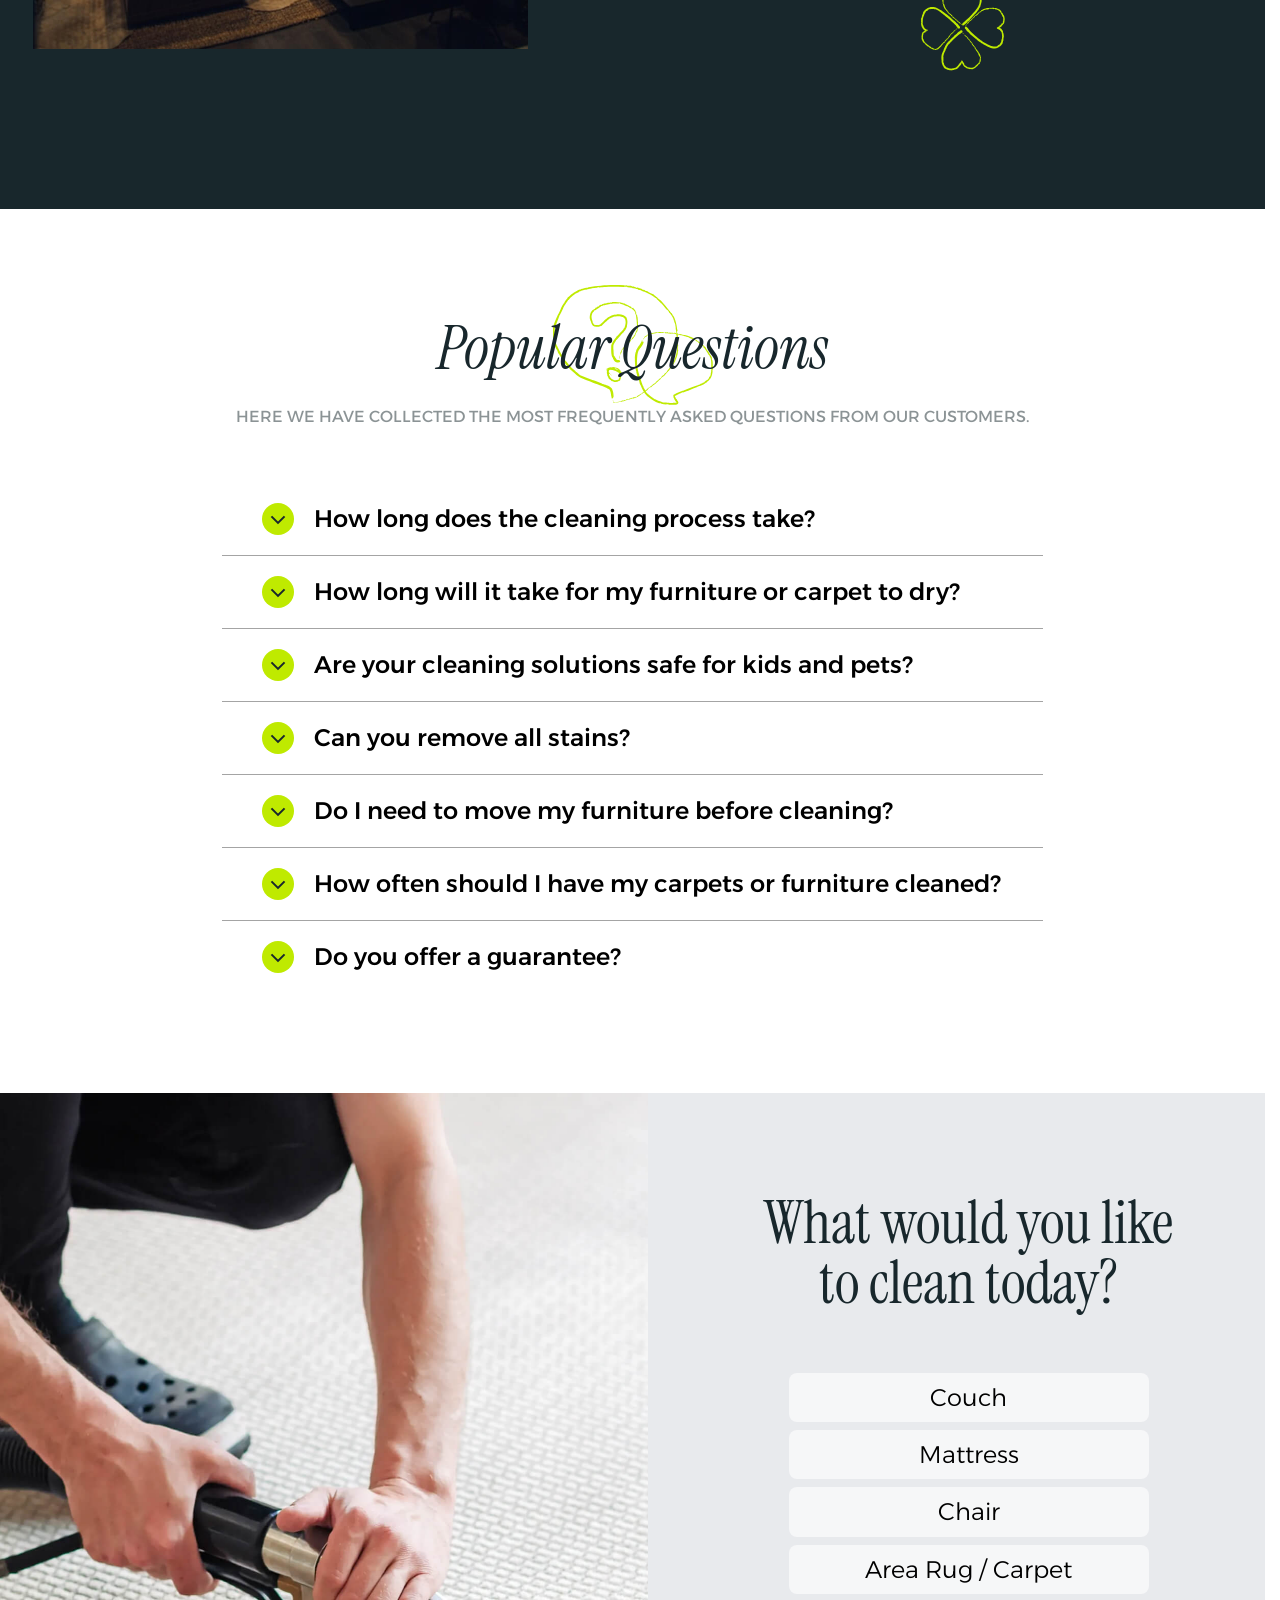
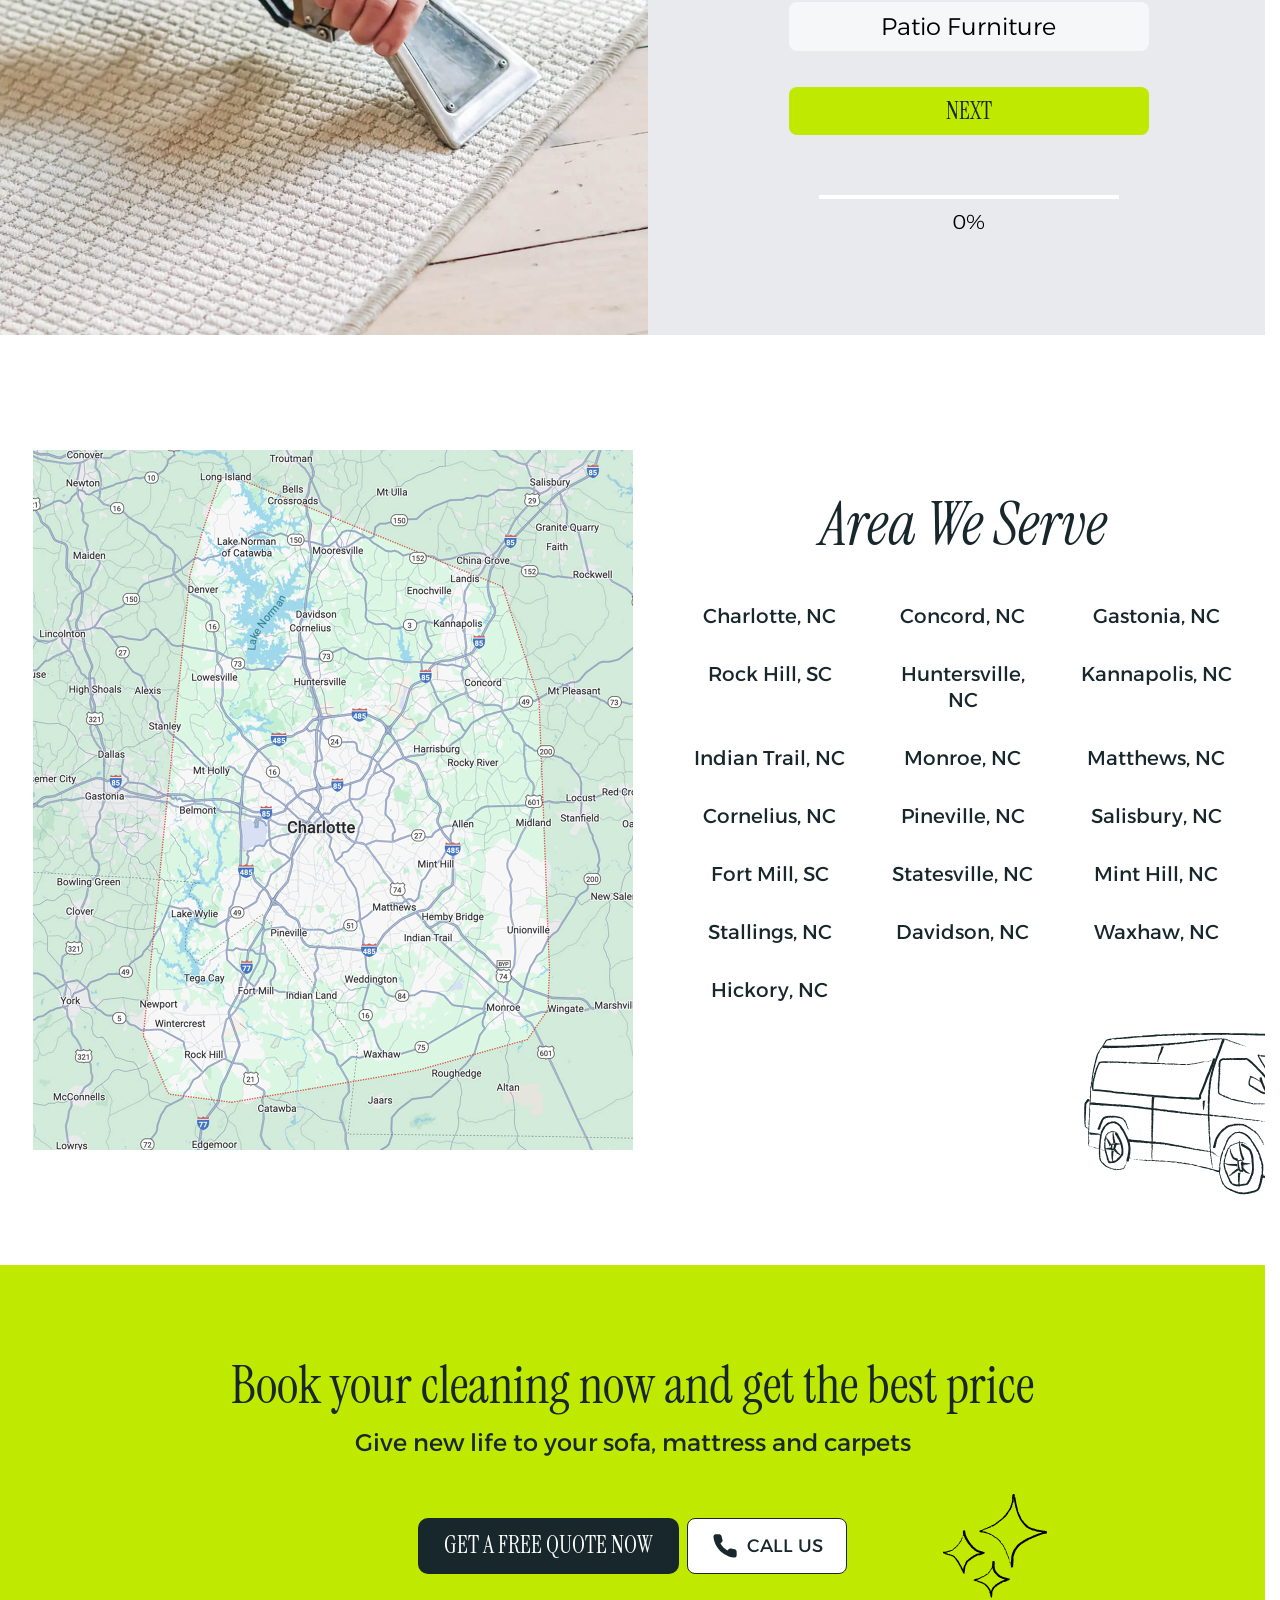
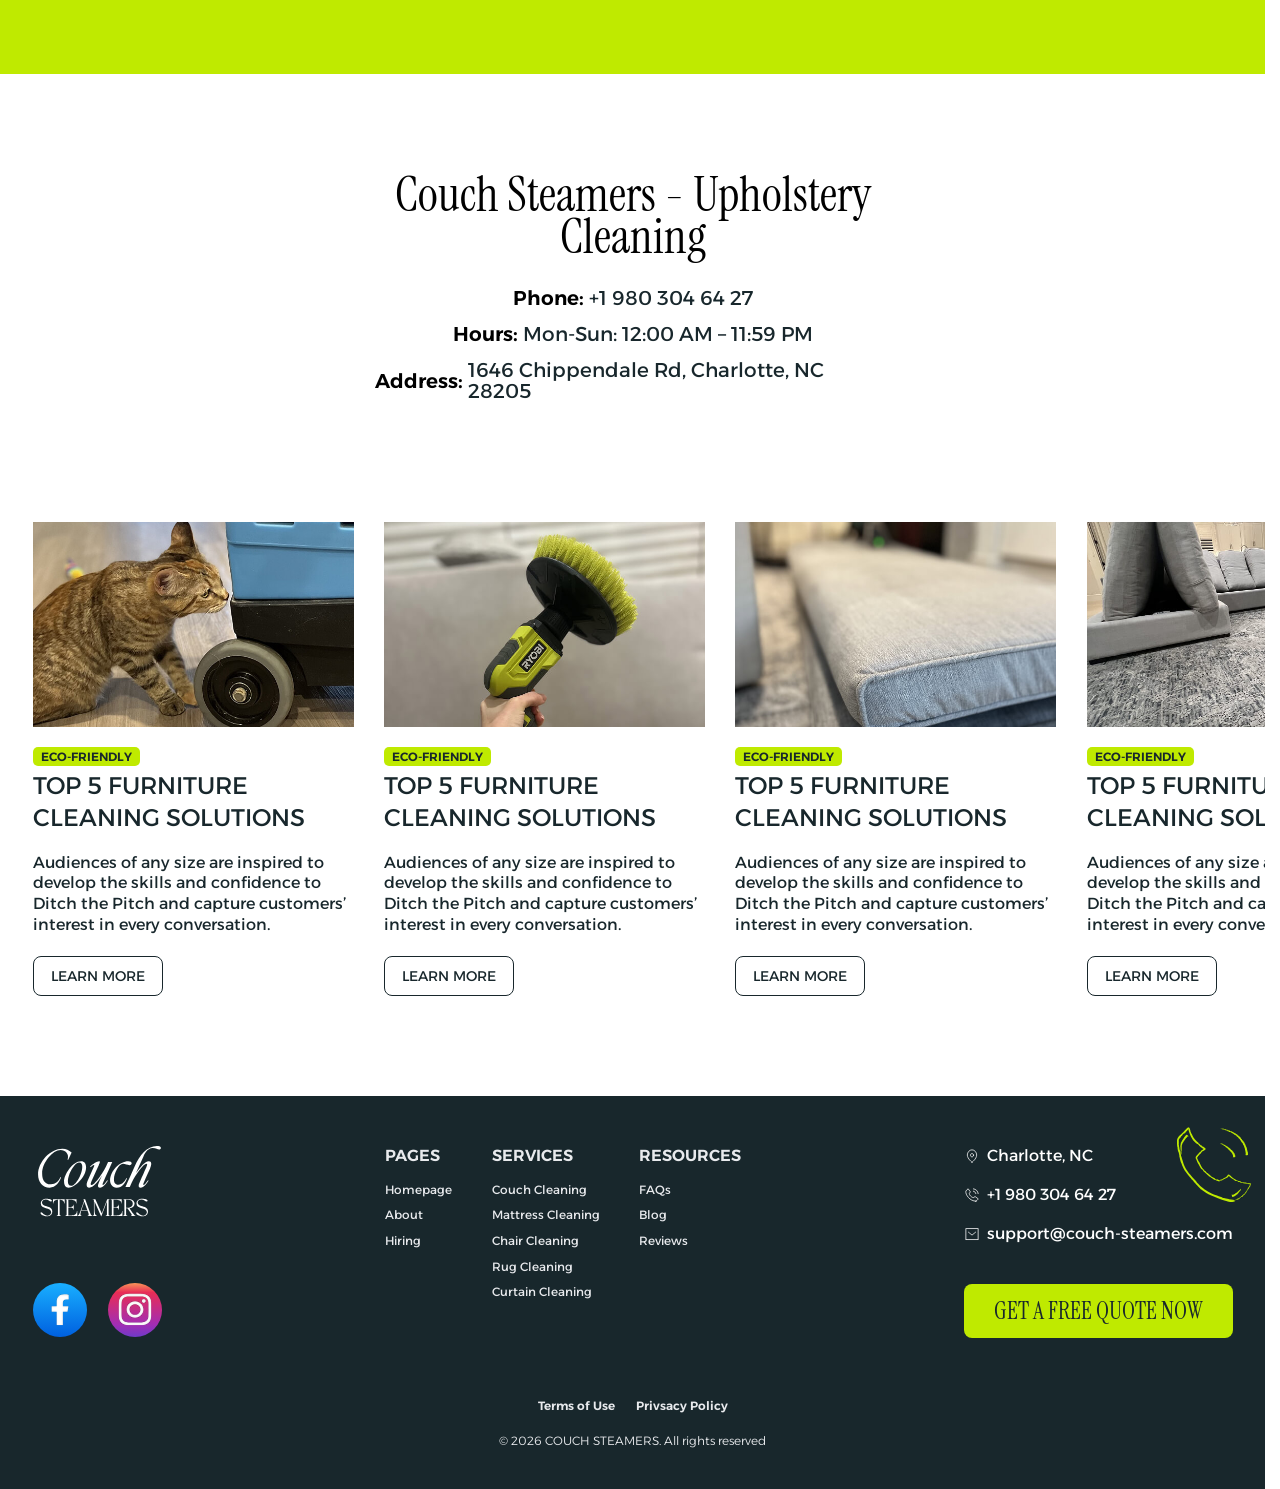
<file: city.html>
<!DOCTYPE html>
<html lang="en">

<head>
    <meta charset="UTF-8">
    <meta name="viewport" content="width=device-width, initial-scale=1.0">
    <title>Couch Steamers | City</title>

    <link rel="preload" href="./assets/fonts/ff_base_400.woff2" as="font" type="font/woff2" crossorigin>
    <link rel="preload" href="./assets/fonts/ff_accent_400.woff2" as="font" type="font/woff2" crossorigin>

    <link rel="stylesheet" href="./assets/libs/fancybox/fancybox.min.css">
    <link rel="stylesheet" href="./assets/libs/swiper/swiper.min.css">
    <link rel="stylesheet" href="./assets/css/main.min.css">

    <script defer src="./assets/libs/fancybox/fancybox.min.js"></script>
    <script defer src="./assets/libs/swiper/swiper.min.js"></script>
    <script defer src="./assets/scripts/mods/sectionFaq.js"></script>
    <script defer src="./assets/scripts/mods/sectionProcess.js"></script>
    <script defer src="./assets/scripts/mods/sectionArticles.js"></script>
    <script defer src="./assets/scripts/mods/sectionQuiz.js"></script>
    <script defer src="./assets/scripts/mods/offerModal.js"></script>
    <script defer src="./assets/scripts/mods/contactModal.js"></script>
    <script defer src="./assets/scripts/main.js"></script>
</head>

<body>
    <header class="header js-header">
        <div class="container">
            <a href="javascript: void(0)" class="header__logo">
                <img width="126" height="71" src="./assets/imgs/ico/logo.svg" alt="Logo">
            </a>
            <nav class="header__nav">
                <ul class="header__list">
                    <li>
                        <a href="javascript: void(0)">About</a>
                    </li>
                    <li>
                        <a href="javascript: void(0)">Services</a>
                        <ul>
                            <li><a href="#">Couch Cleaning</a></li>
                            <li><a href="#">Mattress Cleaning</a></li>
                            <li><a href="#">Chair Cleaning</a></li>
                            <li><a href="#">Rug Cleaning</a></li>
                            <li><a href="#">Curtain Cleaning</a></li>
                        </ul>
                    </li>
                    <li>
                        <a href="javascript: void(0)">Reviews</a>
                    </li>
                    <li>
                        <a href="javascript: void(0)">Blog</a>
                    </li>
                    <li>
                        <a href="javascript: void(0)">FAQs</a>
                    </li>
                </ul>
            </nav>
            <div class="header__controls">
                <a href="tel:+19803046427" class="header__tel">+1 980 304 64 27</a>
                <a href="javascript: void(0)" class="cta">Book Now</a>
            </div>
            <button type="button" class="header__burger js-menu-trigger">
                <span></span>
                <span></span>
                <span></span>
            </button>
        </div>
    </header>
    <main class="main">
        <section class="intro">
            <div class="container">
                <div class="intro__content">
                    <div class="intro__logo js-scroll">
                        <img src="./assets/imgs/ico/logo.svg" alt="Logo">
                    </div>
                    <h1 class="main-title js-scroll">
                        Professional Couch Cleaning Service in the US
                    </h1>
                    <div class="intro__chev">
                        <div class="intro__title">
                            <div class="marquee">
                                <div class="marquee__track">
                                    <h2>Professional Couch Cleaning Service</h2>
                                    <h2>Professional Couch Cleaning Service</h2>
                                    <h2>Professional Couch Cleaning Service</h2>
                                    <h2>Professional Couch Cleaning Service</h2>
                                </div>
                            </div>
                        </div>
                        <div class="intro__location">
                            <p>in Charlotte, NC</p>
                        </div>
                    </div>
                    <ul class="intro__list">
                        <li class="js-scroll">No hidden fees</li>
                        <li class="js-scroll">Fast scheduling</li>
                        <li class="js-scroll">Eco-Friendly Solutions</li>
                        <li class="js-scroll">Locally Owned & Operated</li>
                    </ul>
                    <div class="intro__controls js-scroll">
                        <a href="javascript: void(0)" class="cta cta--lg">Get a Free Quote Now</a>
                        <a href="javascript: void(0)" class="action-call">
                            <svg width="28" height="28" viewBox="0 0 28 28" fill="none"
                                xmlns="http://www.w3.org/2000/svg">
                                <path
                                    d="M25.6667 19.74V23.24C25.668 23.5649 25.6014 23.8865 25.4713 24.1842C25.3411 24.4819 25.1502 24.7492 24.9108 24.9688C24.6713 25.1885 24.3887 25.3557 24.0809 25.4598C23.7731 25.5639 23.4469 25.6025 23.1233 25.5733C19.5333 25.1832 16.0848 23.9565 13.055 21.9916C10.2361 20.2004 7.84623 17.8105 6.055 14.9916C4.08331 11.948 2.85629 8.4828 2.47334 4.87664C2.44418 4.55402 2.48252 4.22886 2.58592 3.92187C2.68932 3.61487 2.8555 3.33277 3.0739 3.09353C3.29229 2.85428 3.55811 2.66313 3.85443 2.53225C4.15074 2.40136 4.47107 2.33361 4.795 2.3333H8.295C8.86119 2.32773 9.41009 2.52823 9.83939 2.89743C10.2687 3.26662 10.5491 3.77933 10.6283 4.33997C10.7761 5.46005 11.05 6.55982 11.445 7.6183C11.602 8.03588 11.6359 8.4897 11.5429 8.926C11.4498 9.36229 11.2337 9.76277 10.92 10.08L9.43834 11.5616C11.0992 14.4824 13.5175 16.9008 16.4383 18.5616L17.92 17.08C18.2372 16.7663 18.6377 16.5501 19.074 16.4571C19.5103 16.364 19.9641 16.398 20.3817 16.555C21.4402 16.9499 22.5399 17.2239 23.66 17.3716C24.2267 17.4516 24.7443 17.737 25.1143 18.1737C25.4843 18.6104 25.6809 19.1678 25.6667 19.74Z"
                                    fill="#18272C" />
                            </svg>
                            <span>Call Us</span>
                        </a>
                    </div>
                    <div class="intro__customers js-scroll">
                        <div class="intro__customers-pics">
                            <img src="./assets/imgs/ico/user_1.png" alt="User">
                            <img src="./assets/imgs/ico/user_2.png" alt="User">
                            <img src="./assets/imgs/ico/user_3.png" alt="User">
                            <img src="./assets/imgs/ico/user_4.png" alt="User">
                        </div>
                        <div class="intro__customers-info">
                            <div class="intro__customers-rating">
                                <img src="./assets/imgs/ico/ico-star.svg" alt="Star">
                                <img src="./assets/imgs/ico/ico-star.svg" alt="Star">
                                <img src="./assets/imgs/ico/ico-star.svg" alt="Star">
                                <img src="./assets/imgs/ico/ico-star.svg" alt="Star">
                                <img src="./assets/imgs/ico/ico-star.svg" alt="Star">
                            </div>
                            <p class="intro__customers-text">
                                Customers rate us <span>5.0 on 246</span> reviews on Google
                            </p>
                        </div>
                    </div>
                </div>
            </div>
            <img src="./assets/imgs/hero.jpg" alt="" class="intro__bg">
        </section>
        <section class="results">
            <div class="container">
                <div class="section-info">
                    <h2 class="main-title js-scroll">Before & After Results - Couch Cleaning</h2>
                    <p class="section-info__title js-scroll">Our recent works</p>
                </div>
                <div class="results__cards">
                    <button type="button" class="results__card js-scroll js-contact-trigger">
                        <div class="results__pics">
                            <img src="./assets/imgs/r_1.jpg" alt="Picture">
                            <img src="./assets/imgs/r_1_1.jpg" alt="Picture">
                        </div>
                        <p class="results__text">pet hair removal</p>
                    </button>
                    <button type="button" class="results__card js-scroll js-contact-trigger">
                        <div class="results__pics">
                            <img src="./assets/imgs/r_2.jpg" alt="Picture">
                            <img src="./assets/imgs/r_2_2.jpg" alt="Picture">
                        </div>
                        <p class="results__text">drawing removal</p>
                    </button>
                    <button type="button" class="results__card js-scroll js-contact-trigger">
                        <div class="results__pics">
                            <img src="./assets/imgs/r_3.jpg" alt="Picture">
                            <img src="./assets/imgs/r_3_3.jpg" alt="Picture">
                        </div>
                        <p class="results__text">wine stain removal</p>
                    </button>
                    <button type="button" class="results__card js-scroll js-contact-trigger">
                        <div class="results__pics">
                            <img src="./assets/imgs/r_4.jpg" alt="Picture">
                            <img src="./assets/imgs/r_4_4.jpg" alt="Picture">
                        </div>
                        <p class="results__text">pet pee removal</p>
                    </button>
                    <button type="button" class="results__card js-scroll js-contact-trigger">
                        <div class="results__pics">
                            <img src="./assets/imgs/r_5.jpg" alt="Picture">
                            <img src="./assets/imgs/r_5_5.jpg" alt="Picture">
                        </div>
                        <p class="results__text">wet stain removal</p>
                    </button>
                    <button type="button" class="results__card js-scroll js-contact-trigger">
                        <div class="results__pics">
                            <img src="./assets/imgs/r_6.jpg" alt="Picture">
                            <img src="./assets/imgs/r_6_6.jpg" alt="Picture">
                        </div>
                        <p class="results__text">fabric renovation</p>
                    </button>
                </div>
                <div class="results__controls js-scroll">
                    <a href="javascript: void(0)" class="cta cta--lg">Get a Free Quote Now</a>
                    <a href="javascript: void(0)" class="action-call">Book Now</a>
                </div>
            </div>
        </section>
        <section class="process">
            <div class="container">
                <div class="process__pic js-scroll">
                    <img loading="lazy" decoding="async" src="./assets/imgs/process.jpg" alt="Picture">
                </div>
                <div class="process__content">
                    <div class="process__info">
                        <h2 class="main-title js-scroll">How we bring your upholstery back to life?</h2>
                        <p class="process__descr js-scroll">Time proven 6 quality steps for best results.</p>
                        <ul class="process__list">
                            <li class="js-process-box js-scroll">
                                <p class="process__heading">
                                    Inspection
                                    <span class="process__deco">
                                        <span class="process__plusminus"></span>
                                    </span>
                                </p>
                                <div class="process__about">
                                    <p>
                                        We start every couch cleaning in Charlotte with a quick inspection of your sofa.
                                        Your technician checks the fabric type, problem areas, and any existing damage.
                                        This helps us choose the safest and most effective upholstery cleaning method
                                        for your specific couch.
                                    </p>
                                </div>
                            </li>
                            <li class="js-process-box js-scroll">
                                <p class="process__heading">
                                    Eco-shampoo treatment
                                    <span class="process__deco">
                                        <span class="process__plusminus"></span>
                                    </span>
                                </p>
                                <div class="process__about">
                                    <p>
                                        We start every couch cleaning in Charlotte with a quick inspection of your sofa.
                                        Your technician checks the fabric type, problem areas, and any existing damage.
                                        This helps us choose the safest and most effective upholstery cleaning method
                                        for your specific couch.
                                    </p>
                                </div>
                            </li>
                            <li class="js-process-box js-scroll">
                                <p class="process__heading">
                                    All-type stain removal
                                    <span class="process__deco">
                                        <span class="process__plusminus"></span>
                                    </span>
                                </p>
                                <div class="process__about">
                                    <p>
                                        We start every couch cleaning in Charlotte with a quick inspection of your sofa.
                                        Your technician checks the fabric type, problem areas, and any existing damage.
                                        This helps us choose the safest and most effective upholstery cleaning method
                                        for your specific couch.
                                    </p>
                                </div>
                            </li>
                            <li class="js-process-box js-scroll">
                                <p class="process__heading">
                                    Pet hair & odor removal (optional add-on)
                                    <span class="process__deco">
                                        <span class="process__plusminus"></span>
                                    </span>
                                </p>
                                <div class="process__about">
                                    <p>
                                        We start every couch cleaning in Charlotte with a quick inspection of your sofa.
                                        Your technician checks the fabric type, problem areas, and any existing damage.
                                        This helps us choose the safest and most effective upholstery cleaning method
                                        for your specific couch.
                                    </p>
                                </div>
                            </li>
                            <li class="js-process-box js-scroll">
                                <p class="process__heading">
                                    200°F hot water extraction
                                    <span class="process__deco">
                                        <span class="process__plusminus"></span>
                                    </span>
                                </p>
                                <div class="process__about">
                                    <p>
                                        We start every couch cleaning in Charlotte with a quick inspection of your sofa.
                                        Your technician checks the fabric type, problem areas, and any existing damage.
                                        This helps us choose the safest and most effective upholstery cleaning method
                                        for your specific couch.
                                    </p>
                                </div>
                            </li>
                            <li class="js-process-box js-scroll">
                                <p class="process__heading">
                                    Fiber sanitizing
                                    <span class="process__deco">
                                        <span class="process__plusminus"></span>
                                    </span>
                                </p>
                                <div class="process__about">
                                    <p>
                                        We start every couch cleaning in Charlotte with a quick inspection of your sofa.
                                        Your technician checks the fabric type, problem areas, and any existing damage.
                                        This helps us choose the safest and most effective upholstery cleaning method
                                        for your specific couch.
                                    </p>
                                </div>
                            </li>
                            <li class="js-process-box js-scroll">
                                <p class="process__heading">
                                    Quick drying (optional add-on)
                                    <span class="process__deco">
                                        <span class="process__plusminus"></span>
                                    </span>
                                </p>
                                <div class="process__about">
                                    <p>
                                        We start every couch cleaning in Charlotte with a quick inspection of your sofa.
                                        Your technician checks the fabric type, problem areas, and any existing damage.
                                        This helps us choose the safest and most effective upholstery cleaning method
                                        for your specific couch.
                                    </p>
                                </div>
                            </li>
                            <li class="js-process-box js-scroll">
                                <p class="process__heading">
                                    Essential oil scent treatment
                                    <span class="process__deco">
                                        <span class="process__plusminus"></span>
                                    </span>
                                </p>
                                <div class="process__about">
                                    <p>
                                        We start every couch cleaning in Charlotte with a quick inspection of your sofa.
                                        Your technician checks the fabric type, problem areas, and any existing damage.
                                        This helps us choose the safest and most effective upholstery cleaning method
                                        for your specific couch.
                                    </p>
                                </div>
                            </li>
                        </ul>
                        <div class="js-scroll">
                            <a href="javascript: void(0)" class="cta cta--lg">Get a Free Quote Now</a>
                        </div>
                    </div>
                </div>
            </div>
        </section>
        <section class="prices">
            <div class="container">
                <div class="section-info">
                    <h2 class="main-title js-scroll">Couch Cleaning Prices</h2>
                    <p class="section-info__title js-scroll">
                        No hidden fees
                    </p>
                </div>
                <div class="prices__cards">
                    <button type="button" class="price-box js-contact-trigger js-scroll">
                        <div class="price-box__pic">
                            <img src="./assets/imgs/price_1.png" alt="Picture">
                        </div>
                        <div class="price-box__info">
                            <div class="price-box__descr">
                                <p class="price-box__name">2-Seater Couch</p>
                                <div class="price-box__prices">
                                    <span class="price-box__old">$150</span>
                                    <span class="price-box__new">$125</span>
                                </div>
                            </div>
                            <span class="price-box__cta">Schedule</span>
                        </div>
                    </button>
                    <button type="button" class="price-box js-contact-trigger js-scroll">
                        <div class="price-box__pic">
                            <img src="./assets/imgs/price_2.png" alt="Picture">
                        </div>
                        <div class="price-box__info">
                            <div class="price-box__descr">
                                <p class="price-box__name">3-Seater Couch</p>
                                <div class="price-box__prices">
                                    <span class="price-box__old">$125</span>
                                </div>
                            </div>
                            <span class="price-box__cta">Schedule</span>
                        </div>
                    </button>
                    <button type="button" class="price-box js-contact-trigger js-scroll">
                        <div class="price-box__pic">
                            <img src="./assets/imgs/price_3.png" alt="Picture">
                        </div>
                        <div class="price-box__info">
                            <div class="price-box__descr">
                                <p class="price-box__name">4-Seater Couch</p>
                                <div class="price-box__prices">
                                    <span class="price-box__old">$125</span>
                                </div>
                            </div>
                            <span class="price-box__cta">Schedule</span>
                        </div>
                    </button>
                    <button type="button" class="price-box js-contact-trigger js-scroll">
                        <div class="price-box__pic">
                            <img src="./assets/imgs/price_4.png" alt="Picture">
                        </div>
                        <div class="price-box__info">
                            <div class="price-box__descr">
                                <p class="price-box__name">5-Seater Couch</p>
                                <div class="price-box__prices">
                                    <span class="price-box__old">$150</span>
                                    <span class="price-box__new">$125</span>
                                </div>
                            </div>
                            <span class="price-box__cta">Schedule</span>
                        </div>
                    </button>
                    <button type="button" class="price-box js-contact-trigger js-scroll">
                        <div class="price-box__pic">
                            <img src="./assets/imgs/price_5.png" alt="Picture">
                        </div>
                        <div class="price-box__info">
                            <div class="price-box__descr">
                                <p class="price-box__name">6-Seater Couch</p>
                                <div class="price-box__prices">
                                    <span class="price-box__new">$125</span>
                                </div>
                            </div>
                            <span class="price-box__cta">Schedule</span>
                        </div>
                    </button>
                    <button type="button" class="price-box js-contact-trigger js-scroll">
                        <div class="price-box__pic">
                            <img src="./assets/imgs/price_6.png" alt="Picture">
                        </div>
                        <div class="price-box__info">
                            <div class="price-box__descr">
                                <p class="price-box__name">7-Seater Couch</p>
                                <div class="price-box__prices">
                                    <span class="price-box__new">$125</span>
                                </div>
                            </div>
                            <span class="price-box__cta">Schedule</span>
                        </div>
                    </button>
                    <button type="button" class="price-box js-contact-trigger js-scroll">
                        <div class="price-box__pic">
                            <img src="./assets/imgs/price_7.png" alt="Picture">
                        </div>
                        <div class="price-box__info">
                            <div class="price-box__descr">
                                <p class="price-box__name">8-Seater Couch</p>
                                <div class="price-box__prices">
                                    <span class="price-box__new">$125</span>
                                </div>
                            </div>
                            <span class="price-box__cta">Schedule</span>
                        </div>
                    </button>
                    <button type="button" class="price-box js-contact-trigger js-scroll">
                        <div class="price-box__pic">
                            <img src="./assets/imgs/price_8.png" alt="Picture">
                        </div>
                        <div class="price-box__info">
                            <div class="price-box__descr">
                                <p class="price-box__name">9-Seater Couch</p>
                                <div class="price-box__prices">
                                    <span class="price-box__new">$125</span>
                                </div>
                            </div>
                            <span class="price-box__cta">Schedule</span>
                        </div>
                    </button>
                </div>
            </div>
        </section>
        <section class="couch">
            <div class="container">
                <div class="section-info">
                    <h2 class="main-title js-scroll">Beyond couch cleaning </h2>
                    <p class="section-info__title js-scroll">
                        we take care of all your furniture!
                    </p>
                </div>
                <div class="couch__cards">
                    <button type="button" class="couch-box js-offer-trigger js-scroll">
                        <div class="couch-box__pic">
                            <img loading="lazy" decoding="async" src="./assets/imgs/couch_1.png" alt="Picture">
                        </div>
                        <div class="couch-box__info">
                            <p class="couch-box__name">Mattress Cleaning</p>
                            <span class="couch-box__cta">Learn More</span>
                        </div>
                    </button>
                    <button type="button" class="couch-box js-offer-trigger js-scroll">
                        <div class="couch-box__pic">
                            <img loading="lazy" decoding="async" src="./assets/imgs/couch_2.png" alt="Picture">
                        </div>
                        <div class="couch-box__info">
                            <p class="couch-box__name">Chairs Cleaning</p>
                            <span class="couch-box__cta">Learn More</span>
                        </div>
                    </button>
                    <button type="button" class="couch-box js-offer-trigger js-scroll">
                        <div class="couch-box__pic">
                            <img loading="lazy" decoding="async" src="./assets/imgs/couch_3.png" alt="Picture">
                        </div>
                        <div class="couch-box__info">
                            <p class="couch-box__name">Area Rugs Cleaning</p>
                            <span class="couch-box__cta">Learn More</span>
                        </div>
                    </button>
                    <button type="button" class="couch-box js-offer-trigger js-scroll">
                        <div class="couch-box__pic">
                            <img loading="lazy" decoding="async" src="./assets/imgs/couch_4.png" alt="Picture">
                        </div>
                        <div class="couch-box__info">
                            <p class="couch-box__name">Patio Furniture Cleaning</p>
                            <span class="couch-box__cta">Learn More</span>
                        </div>
                    </button>
                </div>
                <div class="couch__deco">
                    <img src="./assets/imgs/ico/lamp.svg" alt="">
                </div>
            </div>
        </section>
        <section class="gallery">
            <div class="container">
                <div class="gallery__cards">
                    <a href="./assets/imgs/g_1.jpg" data-fancybox="gallery">
                        <div class="gallery__card js-scroll">
                            <img src="./assets/imgs/g_1.jpg" alt="Picture">
                        </div>
                    </a>
                    <a href="./assets/imgs/g_2.jpg" data-fancybox="gallery">
                        <div class="gallery__card js-scroll">
                            <img src="./assets/imgs/g_2.jpg" alt="Picture">
                        </div>
                    </a>
                    <a href="./assets/imgs/g_3.jpg" data-fancybox="gallery">
                        <div class="gallery__card js-scroll">
                            <img src="./assets/imgs/g_3.jpg" alt="Picture">
                        </div>
                    </a>
                    <a href="./assets/imgs/g_4.jpg" data-fancybox="gallery">
                        <div class="gallery__card js-scroll">
                            <img src="./assets/imgs/g_4.jpg" alt="Picture">
                        </div>
                    </a>
                    <a href="./assets/imgs/g_6.jpg" data-fancybox="gallery">
                        <div class="gallery__card js-scroll">
                            <img src="./assets/imgs/g_6.jpg" alt="Picture">
                        </div>
                    </a>
                    <a href="./assets/imgs/g_5.jpg" data-fancybox="gallery">
                        <div class="gallery__card js-scroll">
                            <img src="./assets/imgs/g_5.jpg" alt="Picture">
                        </div>
                    </a>
                    <a href="./assets/imgs/g_7.jpg" data-fancybox="gallery">
                        <div class="gallery__card js-scroll">
                            <img src="./assets/imgs/g_7.jpg" alt="Picture">
                        </div>
                    </a>
                    <a href="./assets/imgs/g_8.jpg" data-fancybox="gallery">
                        <div class="gallery__card js-scroll">
                            <img src="./assets/imgs/g_8.jpg" alt="Picture">
                        </div>
                    </a>
                    <a href="./assets/imgs/g_9.jpg" data-fancybox="gallery">
                        <div class="gallery__card js-scroll">
                            <img src="./assets/imgs/g_9.jpg" alt="Picture">
                        </div>
                    </a>
                </div>
            </div>
        </section>
        <section class="info">
            <div class="container">
                <div class="info__block">
                    <div class="info__descr">
                        <h2 class="main-title js-scroll">Deep Cleaning Is a Must for Modern Homes</h2>
                        <div class="info__texts js-scroll">
                            <p class="info__text">
                                Most people don’t realize that kids’ stains, wear and tear, and strong pet smells can be
                                removed or greatly reduced. With the right process, a “tired” sofa turns into a clean,
                                fresh
                                centerpiece again — the kind of couch you’re proud to sit on yourself and happy to
                                invite
                                guests to.
                            </p>
                        </div>
                    </div>
                    <div class="info__pic js-scroll">
                        <img loading="lazy" decoding="async" src="./assets/imgs/info_1.jpg" alt="Picture">
                        <div class="info__deco">
                            <img src="./assets/imgs/ico/deco_1.svg" alt="">
                        </div>
                    </div>
                </div>
                <div class="info__block">
                    <div class="info__descr">
                        <div class="info__texts js-scroll">
                            <p class="info__text">
                                At the same time, your couch is where you spend hours with your family — and it quietly
                                collects dust, mold spores, bacteria, pet dander, and even parasite eggs if your cats or
                                dogs love that spot. The same happens with rugs and mattresses. That’s why I’m sure of
                                one
                                thing: deep cleaning of furniture, rugs, and mattresses is not a luxury — it’s the basic
                                hygiene of your space.
                            </p>
                            <p class="info__text">
                                Charlotte Steamers is my way to bring that standard into modern homes in Charlotte, one
                                couch at a time.
                            </p>
                        </div>
                        <p class="info__subtitle js-scroll">Kyryl Vyhovskyi, Owner of Charlotte Steamers</p>
                        <div class="info__icon js-scroll">
                            <img src="./assets/imgs/ico/flower.svg" alt="Icon">
                        </div>
                    </div>
                    <div class="info__pic js-scroll">
                        <img loading="lazy" decoding="async" src="./assets/imgs/info_2.jpg" alt="Picture">
                        <div class="info__deco">
                            <img src="./assets/imgs/ico/deco_2.svg" alt="">
                        </div>
                    </div>
                </div>
            </div>
        </section>
        <section class="faq">
            <div class="container">
                <div class="section-info">
                    <h2 class="main-title">Popular Questions</h2>
                    <p class="section-info__title">
                        Here we have collected the most frequently asked questions from our customers.
                    </p>
                </div>
                <ul class="faq__list">
                    <li class="faq-box js-faq-box js-scroll">
                        <svg width="32" height="32" viewBox="0 0 32 32" fill="none" xmlns="http://www.w3.org/2000/svg">
                            <rect x="32" y="32" width="32" height="32" rx="16" transform="rotate(180 32 32)"
                                fill="#BFEA00" />
                            <path d="M21.8334 14.083L16.0001 19.9163L10.1667 14.083" stroke="black" stroke-width="2"
                                stroke-linecap="square" />
                        </svg>
                        <div class="faq-box__content">
                            <h3 class="faq-box__title">How long does the cleaning process take?</h3>
                            <div class="faq-box__text">
                                <p>
                                    Audiences of any size are inspired to develop the skills and confidence to Ditch the
                                    Pitch and capture customers’ interest in every conversation.
                                </p>
                            </div>
                        </div>
                    </li>
                    <li class="faq-box js-faq-box js-scroll">
                        <svg width="32" height="32" viewBox="0 0 32 32" fill="none" xmlns="http://www.w3.org/2000/svg">
                            <rect x="32" y="32" width="32" height="32" rx="16" transform="rotate(180 32 32)"
                                fill="#BFEA00" />
                            <path d="M21.8334 14.083L16.0001 19.9163L10.1667 14.083" stroke="black" stroke-width="2"
                                stroke-linecap="square" />
                        </svg>
                        <div class="faq-box__content">
                            <h3 class="faq-box__title">
                                How long will it take for my furniture or carpet to dry?
                            </h3>
                            <div class="faq-box__text">
                                <p>
                                    Audiences of any size are inspired to develop the skills and confidence to Ditch the
                                    Pitch and capture customers’ interest in every conversation.
                                </p>
                            </div>
                        </div>
                    </li>
                    <li class="faq-box js-faq-box js-scroll">
                        <svg width="32" height="32" viewBox="0 0 32 32" fill="none" xmlns="http://www.w3.org/2000/svg">
                            <rect x="32" y="32" width="32" height="32" rx="16" transform="rotate(180 32 32)"
                                fill="#BFEA00" />
                            <path d="M21.8334 14.083L16.0001 19.9163L10.1667 14.083" stroke="black" stroke-width="2"
                                stroke-linecap="square" />
                        </svg>
                        <div class="faq-box__content">
                            <h3 class="faq-box__title">
                                Are your cleaning solutions safe for kids and pets?
                            </h3>
                            <div class="faq-box__text">
                                <p>
                                    Audiences of any size are inspired to develop the skills and confidence to Ditch the
                                    Pitch and capture customers’ interest in every conversation.
                                </p>
                            </div>
                        </div>
                    </li>
                    <li class="faq-box js-faq-box js-scroll">
                        <svg width="32" height="32" viewBox="0 0 32 32" fill="none" xmlns="http://www.w3.org/2000/svg">
                            <rect x="32" y="32" width="32" height="32" rx="16" transform="rotate(180 32 32)"
                                fill="#BFEA00" />
                            <path d="M21.8334 14.083L16.0001 19.9163L10.1667 14.083" stroke="black" stroke-width="2"
                                stroke-linecap="square" />
                        </svg>
                        <div class="faq-box__content">
                            <h3 class="faq-box__title">
                                Can you remove all stains?
                            </h3>
                            <div class="faq-box__text">
                                <p>
                                    Audiences of any size are inspired to develop the skills and confidence to Ditch the
                                    Pitch and capture customers’ interest in every conversation.
                                </p>
                            </div>
                        </div>
                    </li>
                    <li class="faq-box js-faq-box js-scroll">
                        <svg width="32" height="32" viewBox="0 0 32 32" fill="none" xmlns="http://www.w3.org/2000/svg">
                            <rect x="32" y="32" width="32" height="32" rx="16" transform="rotate(180 32 32)"
                                fill="#BFEA00" />
                            <path d="M21.8334 14.083L16.0001 19.9163L10.1667 14.083" stroke="black" stroke-width="2"
                                stroke-linecap="square" />
                        </svg>
                        <div class="faq-box__content">
                            <h3 class="faq-box__title">
                                Do I need to move my furniture before cleaning?
                            </h3>
                            <div class="faq-box__text">
                                <p>
                                    Audiences of any size are inspired to develop the skills and confidence to Ditch the
                                    Pitch and capture customers’ interest in every conversation.
                                </p>
                            </div>
                        </div>
                    </li>
                    <li class="faq-box js-faq-box js-scroll">
                        <svg width="32" height="32" viewBox="0 0 32 32" fill="none" xmlns="http://www.w3.org/2000/svg">
                            <rect x="32" y="32" width="32" height="32" rx="16" transform="rotate(180 32 32)"
                                fill="#BFEA00" />
                            <path d="M21.8334 14.083L16.0001 19.9163L10.1667 14.083" stroke="black" stroke-width="2"
                                stroke-linecap="square" />
                        </svg>
                        <div class="faq-box__content">
                            <h3 class="faq-box__title">
                                How often should I have my carpets or furniture cleaned?
                            </h3>
                            <div class="faq-box__text">
                                <p>
                                    Audiences of any size are inspired to develop the skills and confidence to Ditch the
                                    Pitch and capture customers’ interest in every conversation.
                                </p>
                            </div>
                        </div>
                    </li>
                    <li class="faq-box js-faq-box js-scroll">
                        <svg width="32" height="32" viewBox="0 0 32 32" fill="none" xmlns="http://www.w3.org/2000/svg">
                            <rect x="32" y="32" width="32" height="32" rx="16" transform="rotate(180 32 32)"
                                fill="#BFEA00" />
                            <path d="M21.8334 14.083L16.0001 19.9163L10.1667 14.083" stroke="black" stroke-width="2"
                                stroke-linecap="square" />
                        </svg>
                        <div class="faq-box__content">
                            <h3 class="faq-box__title">
                                Do you offer a guarantee?
                            </h3>
                            <div class="faq-box__text">
                                <p>
                                    Audiences of any size are inspired to develop the skills and confidence to Ditch the
                                    Pitch and capture customers’ interest in every conversation.
                                </p>
                            </div>
                        </div>
                    </li>
                </ul>
            </div>
        </section>
        <section class="quiz">
            <div class="container--left">
                <div class="quiz__pic js-scroll">
                    <img loading="lazy" decoding="async" src="./assets/imgs/quiz.jpg" alt="Picture">
                </div>
                <div class="quiz__flow js-scroll">
                    <div class="quiz__form js-form-quiz">
                        <form>
                            <div class="quiz__steps">
                                <div class="quiz__step">
                                    <div class="quiz__content">
                                        <h2 class="main-title">
                                            What would you like to clean today?
                                        </h2>
                                        <div class="quiz__wrapper">
                                            <div class="quiz__checks">
                                                <div class="quiz__check">
                                                    <input class="quiz__handler" type="radio" name="step_1"
                                                        id="check_step_1_1" value="Couch">
                                                    <label class="quiz__variant" for="check_step_1_1">
                                                        Couch
                                                    </label>
                                                </div>
                                                <div class="quiz__check">
                                                    <input class="quiz__handler" type="radio" name="step_1"
                                                        id="check_step_2_1" value="Mattress">
                                                    <label class="quiz__variant" for="check_step_2_1">
                                                        Mattress
                                                    </label>
                                                </div>
                                                <div class="quiz__check">
                                                    <input class="quiz__handler" type="radio" name="step_1"
                                                        id="check_step_3_1" value="Chair">
                                                    <label class="quiz__variant" for="check_step_3_1">
                                                        Chair
                                                    </label>
                                                </div>
                                                <div class="quiz__check">
                                                    <input class="quiz__handler" type="radio" name="step_1"
                                                        id="check_step_4_1" value="Area Rug / Carpet">
                                                    <label class="quiz__variant" for="check_step_4_1">
                                                        Area Rug / Carpet
                                                    </label>
                                                </div>
                                                <div class="quiz__check">
                                                    <input class="quiz__handler" type="radio" name="step_1"
                                                        id="check_step_5_1" value="Patio Furniture">
                                                    <label class="quiz__variant" for="check_step_5_1">
                                                        Patio Furniture
                                                    </label>
                                                </div>
                                            </div>
                                            <button type="button" class="quiz__btn">NEXT</button>
                                        </div>
                                    </div>
                                </div>
                                <div class="quiz__step">
                                    <div class="quiz__content">
                                        <h2 class="main-title">
                                            Why do you want to order cleaning?
                                        </h2>
                                        <div class="quiz__wrapper">
                                            <div class="quiz__checks">
                                                <div class="quiz__check">
                                                    <input class="quiz__handler" type="radio" name="step_2"
                                                        id="check_step_1_2" value="Stains">
                                                    <label class="quiz__variant" for="check_step_1_2">
                                                        Stains
                                                    </label>
                                                </div>
                                                <div class="quiz__check">
                                                    <input class="quiz__handler" type="radio" name="step_2"
                                                        id="check_step_2_2" value="Unpleasant smell">
                                                    <label class="quiz__variant" for="check_step_2_2">
                                                        Unpleasant smell
                                                    </label>
                                                </div>
                                                <div class="quiz__check">
                                                    <input class="quiz__handler" type="radio" name="step_2"
                                                        id="check_step_3_2" value="Dirty">
                                                    <label class="quiz__variant" for="check_step_3_2">
                                                        Dirty
                                                    </label>
                                                </div>
                                                <div class="quiz__check">
                                                    <input class="quiz__handler" type="radio" name="step_2"
                                                        id="check_step_4_2" value="Allergy">
                                                    <label class="quiz__variant" for="check_step_4_2">
                                                        Allergy
                                                    </label>
                                                </div>
                                                <div class="quiz__check">
                                                    <input class="quiz__handler" type="radio" name="step_2"
                                                        id="check_step_5_2" value="Prevention">
                                                    <label class="quiz__variant" for="check_step_5_2">
                                                        Prevention
                                                    </label>
                                                </div>
                                            </div>
                                            <button type="button" class="quiz__btn">NEXT</button>
                                        </div>
                                    </div>
                                </div>
                                <div class="quiz__step">
                                    <div class="quiz__content">
                                        <h2 class="main-title">
                                            When are you interested?
                                        </h2>
                                        <div class="quiz__wrapper">
                                            <div class="quiz__checks">
                                                <div class="quiz__check">
                                                    <input class="quiz__handler" type="radio" name="step_3"
                                                        id="check_step_1_3" value="Nearest time">
                                                    <label class="quiz__variant" for="check_step_1_3">
                                                        Nearest time
                                                    </label>
                                                </div>
                                                <div class="quiz__check">
                                                    <input class="quiz__handler" type="radio" name="step_3"
                                                        id="check_step_2_3" value="During the week">
                                                    <label class="quiz__variant" for="check_step_2_3">
                                                        During the week
                                                    </label>
                                                </div>
                                            </div>
                                            <button type="button" class="quiz__btn">NEXT</button>
                                        </div>
                                    </div>
                                </div>
                                <div class="quiz__step">
                                    <div class="quiz__content">
                                        <h2 class="main-title">
                                            Please leave
                                            your phone number
                                        </h2>
                                        <div class="quiz__wrapper">
                                            <div class="quiz__fields">
                                                <div class="quiz__field">
                                                    <input name="quizName" id="quizName" type="text" placeholder="Name">
                                                </div>
                                                <div class="quiz__field">
                                                    <input name="quizPhone" id="quizPhone" type="text"
                                                        placeholder="Phone number">
                                                </div>
                                            </div>
                                            <button type="submit" class="quiz__btn">
                                                Get the Best Offer
                                            </button>
                                        </div>
                                    </div>
                                </div>
                            </div>
                            <div class="quiz__result">
                                <div class="quiz__progress">
                                    <span></span>
                                </div>
                                <span class="quiz__val"></span>
                            </div>
                        </form>
                    </div>
                </div>
            </div>
        </section>
        <section class="location">
            <div class="container">
                <div class="location__map js-scroll">
                    <img loading="lazy" decoding="async" src="./assets/imgs/map.jpg" alt="Map">
                </div>
                <div class="location__info">
                    <h2 class="main-title js-scroll">Area We Serve</h2>
                    <ul class="location__list js-scroll">
                        <li>Charlotte, NC</li>
                        <li>Concord, NC</li>
                        <li>Gastonia, NC</li>
                        <li>Rock Hill, SC</li>
                        <li>Huntersville, NC</li>
                        <li>Kannapolis, NC</li>
                        <li>Indian Trail, NC</li>
                        <li>Monroe, NC</li>
                        <li>Matthews, NC</li>
                        <li>Cornelius, NC</li>
                        <li>Pineville, NC</li>
                        <li>Salisbury, NC</li>
                        <li>Fort Mill, SC</li>
                        <li>Statesville, NC</li>
                        <li>Mint Hill, NC</li>
                        <li>Stallings, NC</li>
                        <li>Davidson, NC</li>
                        <li>Waxhaw, NC</li>
                        <li>Hickory, NC</li>
                    </ul>
                    <div class="location__pic js-scroll">
                        <img loading="lazy" decoding="async" src="./assets/imgs/ico/bus.svg" alt="Picture">
                    </div>
                </div>
            </div>
        </section>
        <section class="action">
            <div class="container">
                <div class="action__deco js-scroll">
                    <img src="./assets/imgs/ico/stars.svg" alt="Icon">
                </div>
                <div class="action__content">
                    <h2 class="main-title js-scroll">Book your cleaning now and get the best price</h2>
                    <p class="action__subtitle js-scroll">Give new life to your sofa, mattress and carpets</p>
                </div>
                <div class="action__controls js-scroll">
                    <a href="javascript: void(0)" class="cta cta--lg cta--drk">
                        Get a Free Quote Now
                    </a>
                    <a href="javascript: void(0)" class="action-call action-call--wht">
                        <svg width="28" height="28" viewBox="0 0 28 28" fill="none" xmlns="http://www.w3.org/2000/svg">
                            <path
                                d="M25.6667 19.74V23.24C25.668 23.5649 25.6014 23.8865 25.4713 24.1842C25.3411 24.4819 25.1502 24.7492 24.9108 24.9688C24.6713 25.1885 24.3887 25.3557 24.0809 25.4598C23.7731 25.5639 23.4469 25.6025 23.1233 25.5733C19.5333 25.1832 16.0848 23.9565 13.055 21.9916C10.2361 20.2004 7.84623 17.8105 6.055 14.9916C4.08331 11.948 2.85629 8.4828 2.47334 4.87664C2.44418 4.55402 2.48252 4.22886 2.58592 3.92187C2.68932 3.61487 2.8555 3.33277 3.0739 3.09353C3.29229 2.85428 3.55811 2.66313 3.85443 2.53225C4.15074 2.40136 4.47107 2.33361 4.795 2.3333H8.295C8.86119 2.32773 9.41009 2.52823 9.83939 2.89743C10.2687 3.26662 10.5491 3.77933 10.6283 4.33997C10.7761 5.46005 11.05 6.55982 11.445 7.6183C11.602 8.03588 11.6359 8.4897 11.5429 8.926C11.4498 9.36229 11.2337 9.76277 10.92 10.08L9.43834 11.5616C11.0992 14.4824 13.5175 16.9008 16.4383 18.5616L17.92 17.08C18.2372 16.7663 18.6377 16.5501 19.074 16.4571C19.5103 16.364 19.9641 16.398 20.3817 16.555C21.4402 16.9499 22.5399 17.2239 23.66 17.3716C24.2267 17.4516 24.7443 17.737 25.1143 18.1737C25.4843 18.6104 25.6809 19.1678 25.6667 19.74Z"
                                fill="#18272C" />
                        </svg>
                        Call Us
                    </a>
                </div>
            </div>
        </section>
        <section class="articles">
            <div class="container">
                <div class="articles__head">
                    <h2 class="articles__title js-scroll">Couch Steamers - Upholstery Cleaning</h2>
                    <ul class="articles__info">
                        <li class="js-scroll">
                            <p>Phone:</p>
                            <a href="tel:+19803046427">+1 980 304 64 27</a>
                        </li>
                        <li class="js-scroll">
                            <p>Hours:</p>
                            <span>Mon-Sun: 12:00 AM – 11:59 PM</span>
                        </li>
                        <li class="js-scroll">
                            <p>Address:</p>
                            <span>1646 Chippendale Rd, Charlotte, NC 28205</span>
                        </li>
                    </ul>
                </div>
                <div class="articles__slider swiper js-articles-slider">
                    <div class="articles__wrapper swiper-wrapper">
                        <div class="articles__slide swiper-slide">
                            <a href="javascript: void(0)" class="article-box js-scroll">
                                <div class="article-box__pic">
                                    <img src="./assets/imgs/slide_1.jpg" alt="Picture">
                                </div>
                                <span class="article-box__tag">ECO-FRIENDLY</span>
                                <h3 class="article-box__title">
                                    TOP 5 FURNITURE CLEANING SOLUTIONS
                                </h3>
                                <p class="article-box__descr">
                                    Audiences of any size are inspired to develop the skills and confidence to Ditch the
                                    Pitch and capture customers’ interest in every conversation.
                                </p>
                                <span class="article-box__cta">Learn More</span>
                            </a>
                        </div>
                        <div class="articles__slide swiper-slide">
                            <a href="javascript: void(0)" class="article-box js-scroll">
                                <div class="article-box__pic">
                                    <img src="./assets/imgs/slide_2.jpg" alt="Picture">
                                </div>
                                <span class="article-box__tag">ECO-FRIENDLY</span>
                                <h3 class="article-box__title">
                                    TOP 5 FURNITURE CLEANING SOLUTIONS
                                </h3>
                                <p class="article-box__descr">
                                    Audiences of any size are inspired to develop the skills and confidence to Ditch the
                                    Pitch and capture customers’ interest in every conversation.
                                </p>
                                <span class="article-box__cta">Learn More</span>
                            </a>
                        </div>
                        <div class="articles__slide swiper-slide">
                            <a href="javascript: void(0)" class="article-box js-scroll">
                                <div class="article-box__pic">
                                    <img src="./assets/imgs/slide_3.jpg" alt="Picture">
                                </div>
                                <span class="article-box__tag">ECO-FRIENDLY</span>
                                <h3 class="article-box__title">
                                    TOP 5 FURNITURE CLEANING SOLUTIONS
                                </h3>
                                <p class="article-box__descr">
                                    Audiences of any size are inspired to develop the skills and confidence to Ditch the
                                    Pitch and capture customers’ interest in every conversation.
                                </p>
                                <span class="article-box__cta">Learn More</span>
                            </a>
                        </div>
                        <div class="articles__slide swiper-slide">
                            <a href="javascript: void(0)" class="article-box js-scroll">
                                <div class="article-box__pic">
                                    <img src="./assets/imgs/slide_4.jpg" alt="Picture">
                                </div>
                                <span class="article-box__tag">ECO-FRIENDLY</span>
                                <h3 class="article-box__title">
                                    TOP 5 FURNITURE CLEANING SOLUTIONS
                                </h3>
                                <p class="article-box__descr">
                                    Audiences of any size are inspired to develop the skills and confidence to Ditch the
                                    Pitch and capture customers’ interest in every conversation.
                                </p>
                                <span class="article-box__cta">Learn More</span>
                            </a>
                        </div>
                        <div class="articles__slide swiper-slide">
                            <a href="javascript: void(0)" class="article-box js-scroll">
                                <div class="article-box__pic">
                                    <img src="./assets/imgs/slide_2.jpg" alt="Picture">
                                </div>
                                <span class="article-box__tag">ECO-FRIENDLY</span>
                                <h3 class="article-box__title">
                                    TOP 5 FURNITURE CLEANING SOLUTIONS
                                </h3>
                                <p class="article-box__descr">
                                    Audiences of any size are inspired to develop the skills and confidence to Ditch the
                                    Pitch and capture customers’ interest in every conversation.
                                </p>
                                <span class="article-box__cta">Learn More</span>
                            </a>
                        </div>
                    </div>
                </div>
            </div>
        </section>
    </main>
    <footer class="footer">
        <div class="container">
            <div class="footer__panel">
                <div class="footer__info">
                    <a href="javascript: void(0)" class="footer__logo">
                        <img decoding="async" loading="lazy" src="./assets/imgs/ico/logo_wht.svg" alt="Logo">
                    </a>
                    <ul class="footer__socials mobile--hidden">
                        <li>
                            <a href="https://www.facebook.com/" target="_blank">
                                <img decoding="async" loading="lazy" width="55" height="55"
                                    src="./assets/imgs/ico/ico-facebok.svg" alt="Facebook">
                            </a>
                        </li>
                        <li>
                            <a href="https://www.instagram.com/" target="_blank">
                                <img decoding="async" loading="lazy" width="55" height="55"
                                    src="./assets/imgs/ico/ico-instagram.svg" alt="Instagram">
                            </a>
                        </li>
                    </ul>
                </div>
                <div class="footer__nav">
                    <div class="footer__routes">
                        <p class="footer__title">Pages</p>
                        <ul class="footer__menu">
                            <li><a href="javascript: void(0)">Homepage</a></li>
                            <li><a href="javascript: void(0)">About</a></li>
                            <li><a href="javascript: void(0)">Hiring</a></li>
                        </ul>
                    </div>
                    <div class="footer__routes">
                        <p class="footer__title">Services</p>
                        <ul class="footer__menu">
                            <li><a href="javascript: void(0)">Couch Cleaning</a></li>
                            <li><a href="javascript: void(0)">Mattress Cleaning</a></li>
                            <li><a href="javascript: void(0)">Chair Cleaning</a></li>
                            <li><a href="javascript: void(0)">Rug Cleaning</a></li>
                            <li><a href="javascript: void(0)">Curtain Cleaning</a></li>
                        </ul>
                    </div>
                    <div class="footer__routes">
                        <p class="footer__title">Resources</p>
                        <ul class="footer__menu">
                            <li><a href="javascript: void(0)">FAQs</a></li>
                            <li><a href="javascript: void(0)">Blog</a></li>
                            <li><a href="javascript: void(0)">Reviews</a></li>
                        </ul>
                    </div>
                </div>
                <div class="footer__contacts">
                    <ul class="footer__communication">
                        <li>
                            <img decoding="async" width="16" height="16" loading="lazy"
                                src="./assets/imgs/ico/ico-pin.svg" alt="Icon">
                            <p>Charlotte, NC</p>
                        </li>
                        <li>
                            <a href="tel:+19803046427">
                                <img decoding="async" width="16" height="16" loading="lazy"
                                    src="./assets/imgs/ico/ico-call.svg" alt="Icon">
                                +1 980 304 64 27
                            </a>
                        </li>
                        <li>
                            <a href="mailto:support@couch-steamers.com">
                                <img decoding="async" width="16" height="16" loading="lazy"
                                    src="./assets/imgs/ico/ico-mess.svg" alt="Icon">
                                support@couch-steamers.com
                            </a>
                        </li>
                    </ul>
                    <div class="footer__action">
                        <ul class="footer__socials mobile--visible">
                            <li>
                                <a href="https://www.facebook.com/" target="_blank">
                                    <img decoding="async" loading="lazy" width="55" height="55"
                                        src="./assets/imgs/ico/ico-facebok.svg" alt="Facebook">
                                </a>
                            </li>
                            <li>
                                <a href="https://www.instagram.com/" target="_blank">
                                    <img decoding="async" loading="lazy" width="55" height="55"
                                        src="./assets/imgs/ico/ico-instagram.svg" alt="Instagram">
                                </a>
                            </li>
                        </ul>
                        <a href="javascript: void(0)" class="cta cta--lg">Get a Free Quote Now</a>
                    </div>
                    <div class="footer__deco">
                        <img decoding="async" loading="lazy" src="./assets/imgs/ico/call-deco.svg" alt="">
                    </div>
                </div>
            </div>
            <div class="footer__lawer">
                <ul class="footer__legals">
                    <li><a href="javascript: void(0)">Terms of Use</a></li>
                    <li><a href="javascript: void(0)">Privsacy Policy</a></li>
                </ul>
                <p class="footer__copy">© 2026 COUCH STEAMERS. All rights reserved</p>
            </div>
        </div>
    </footer>
    <div class="mobile-menu js-mob-menu">
        <div class="container">
            <div class="mobile-menu__logo">
                <img src="./assets/imgs/ico/logo.svg" alt="Logo">
            </div>
            <ul class="mobile-menu__routes">
                <li>
                    <a href="javascript: void(0)">About</a>
                </li>
                <li>
                    <a href="javascript: void(0)">Services</a>
                    <ul>
                        <li><a href="javascript: void(0)">Couch Cleaning</a></li>
                        <li><a href="javascript: void(0)">Mattress Cleaning</a></li>
                        <li><a href="javascript: void(0)">Chair Cleaning</a></li>
                        <li><a href="javascript: void(0)">Rug Cleaning</a></li>
                        <li><a href="javascript: void(0)">Curtain Cleaning</a></li>
                    </ul>
                </li>
                <li>
                    <a href="javascript: void(0)">Reviews</a>
                </li>
                <li>
                    <a href="javascript: void(0)">Blog</a>
                </li>
                <li>
                    <a href="javascript: void(0)">FAQs</a>
                </li>
            </ul>
            <ul class="mobile-menu__info">
                <li>
                    <img width="24" height="24" src="./assets/imgs/ico/ico-pin-lght.svg" alt="Icon">
                    <p>Charlotte, NC</p>
                </li>
                <li>
                    <a href="tel:+19803046427">
                        <img src="./assets/imgs/ico/ico-call-lght.svg" alt="Icon">
                        +1 980 304 64 27
                    </a>
                </li>
                <li>
                    <a href="mailto:support@couch-steamers.com">
                        <img src="./assets/imgs/ico/ico-mess-lght.svg" alt="Icon">
                        support@couch-steamers.com
                    </a>
                </li>
            </ul>
            <div class="mobile-menu__controls">
                <a href="javascript: void(0)" class="cta">Get a Free Quote Now</a>
                <a href="tel:+19803046427" class="mobile-menu__tel">
                    <svg width="28" height="28" viewBox="0 0 28 28" fill="none" xmlns="http://www.w3.org/2000/svg">
                        <path
                            d="M25.6667 19.74V23.24C25.668 23.5649 25.6014 23.8865 25.4713 24.1842C25.3411 24.4819 25.1502 24.7492 24.9108 24.9688C24.6713 25.1885 24.3887 25.3557 24.0809 25.4598C23.7731 25.5639 23.4469 25.6025 23.1233 25.5733C19.5333 25.1832 16.0848 23.9565 13.055 21.9916C10.2361 20.2004 7.84623 17.8105 6.055 14.9916C4.08331 11.948 2.85629 8.4828 2.47334 4.87664C2.44418 4.55402 2.48252 4.22886 2.58592 3.92187C2.68932 3.61487 2.8555 3.33277 3.0739 3.09353C3.29229 2.85428 3.55811 2.66313 3.85443 2.53225C4.15074 2.40136 4.47107 2.33361 4.795 2.3333H8.295C8.86119 2.32773 9.41009 2.52823 9.83939 2.89743C10.2687 3.26662 10.5491 3.77933 10.6283 4.33997C10.7761 5.46005 11.05 6.55982 11.445 7.6183C11.602 8.03588 11.6359 8.4897 11.5429 8.926C11.4498 9.36229 11.2337 9.76277 10.92 10.08L9.43834 11.5616C11.0992 14.4824 13.5175 16.9008 16.4383 18.5616L17.92 17.08C18.2372 16.7663 18.6377 16.5501 19.074 16.4571C19.5103 16.364 19.9641 16.398 20.3817 16.555C21.4402 16.9499 22.5399 17.2239 23.66 17.3716C24.2267 17.4516 24.7443 17.737 25.1143 18.1737C25.4843 18.6104 25.6809 19.1678 25.6667 19.74Z"
                            fill="#18272C" />
                    </svg>
                </a>
            </div>
        </div>
    </div>
    <div class="offer-modal modal-overlay js-offer-modal">
        <div class="container">
            <div class="offer-modal__box js-offer-content">
                <button type="button" class="offer-modal__close js-offer-close">
                    <svg width="22" height="22" viewBox="0 0 22 22" fill="none" xmlns="http://www.w3.org/2000/svg">
                        <rect y="19.7988" width="28" height="2" transform="rotate(-45 0 19.7988)" fill="black" />
                        <rect width="28" height="2"
                            transform="matrix(-0.707107 -0.707107 -0.707107 0.707107 21.2134 19.7988)" fill="black" />
                    </svg>
                </button>
                <div class="offer-modal__content">
                    <h2 class="main-title">Mattress Cleaning</h2>
                    <div class="offer-modal__info">
                        <div class="offer-modal__pics">
                            <img src="./assets/imgs/r_1.jpg" alt="Picture">
                            <img src="./assets/imgs/r_1_1.jpg" alt="Picture">
                        </div>
                        <div class="offer-modal__about">
                            <p class="offer-modal__text">
                                Most people don’t realize that kids’ stains, wear and tear, and strong pet smells can be
                                removed or greatly reduced.
                            </p>
                            <p class="offer-modal__text">
                                With the right process, a “tired” sofa turns into a clean, fresh centerpiece again — the
                                kind of couch you’re proud to sit on yourself and happy to invite guests to.
                            </p>
                            <a href="javascript: void(0)" class="cta cta--lg js-offer-close">
                                Get a Free Quote Now
                            </a>
                        </div>
                    </div>
                </div>
            </div>
        </div>
    </div>
    <div class="contact-modal modal-overlay js-contact-modal">
        <div class="container">
            <div class="contact-modal__box js-contact-content">
                <button type="button" class="contact-modal__close js-contact-close">
                    <svg width="22" height="22" viewBox="0 0 22 22" fill="none" xmlns="http://www.w3.org/2000/svg">
                        <rect y="19.7988" width="28" height="2" transform="rotate(-45 0 19.7988)" fill="black" />
                        <rect width="28" height="2"
                            transform="matrix(-0.707107 -0.707107 -0.707107 0.707107 21.2134 19.7988)" fill="black" />
                    </svg>
                </button>
                <h2 class="main-title">Request an acccurate estimate</h2>
                <p class="contact-modal__subtitle">
                    Give new life to your sofa, mattress and carpets
                </p>
                <div class="contact-modal__form">
                    <form>
                        <div class="contact-modal__fields">
                            <div class="contact-modal__field">
                                <input id="contactModalName" name="contactModalName" type="text" placeholder="Name">
                            </div>
                            <div class="contact-modal__field">
                                <input id="contactModalPhone" name="contactModalPhone" type="number"
                                    placeholder="Phone number">
                            </div>
                            <div class="contact-modal__field">
                                <input id="contactModalEmail" name="contactModalEmail" type="email" placeholder="Email">
                            </div>
                            <div class="contact-modal__field">
                                <input id="contactModalZip" name="contactModalZip" type="number" placeholder="Zip code">
                            </div>
                        </div>
                        <button type="submit" class="cta">Get a free quote</button>
                    </form>
                </div>
            </div>
        </div>
    </div>
</body>

</html>
</file>
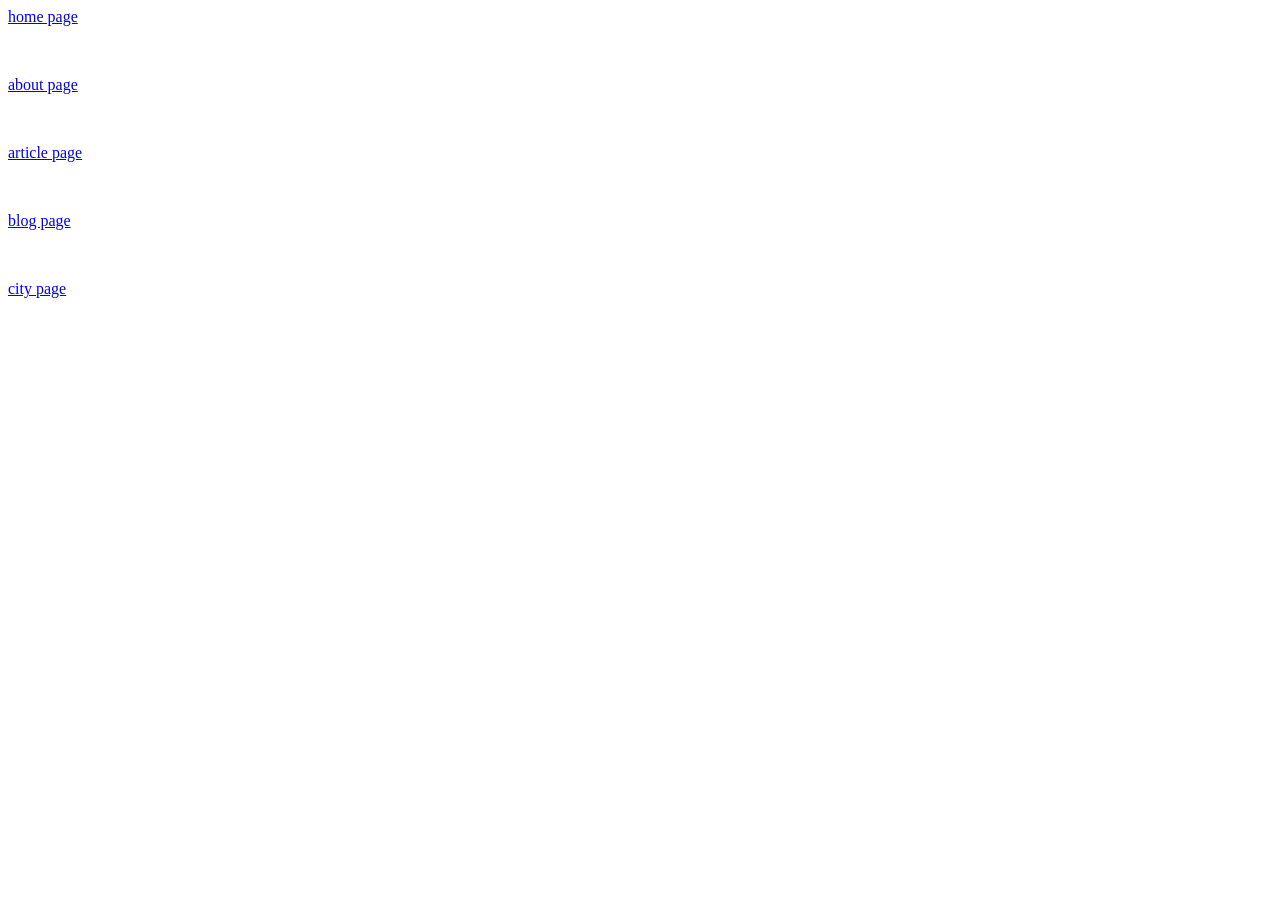
<file: routes.html>
<!DOCTYPE html>
<html lang="en">

<head>
    <meta charset="UTF-8">
    <meta name="viewport" content="width=device-width, initial-scale=1.0">
    <title>Document</title>
</head>

<body style="display: flex; flex-direction: column; gap: 50px;">
    <a target="_blank" href="index.html">home page</a>
    <a target="_blank" href="about.html">about page</a>
    <a target="_blank" href="article.html">article page</a>
    <a target="_blank" href="blog.html">blog page</a>
    <a target="_blank" href="city.html">city page</a>
</body>

</html>
</file>
<file: assets/css/main.min.css>
*,::before,::after{-webkit-box-sizing:border-box;box-sizing:border-box}:where(ul,ol):where([class]){padding-left:0}body,:where(blockquote,figure):where([class]){margin:0}:where(h1,h2,h3,h4,h5,h6,p,ul,ol,dl):where([class]){margin-block:0}:where(dd[class]){margin-left:0}:where(fieldset[class]){margin-left:0;padding:0;border:none}:where(ul[class]){list-style:none}:where(address[class]){font-style:normal}p{--paragraphMarginBottom: 24px;margin-block:0}p:where(:not([class]):not(:last-child)){margin-bottom:var(--paragraphMarginBottom)}img,video{display:block;max-width:100%;height:auto}input,textarea,select,button{font:inherit}html{height:100%;scrollbar-gutter:stable}html,:has(:target){scroll-behavior:smooth}body{line-height:1.5}a:where([class]){display:-webkit-inline-box;display:-ms-inline-flexbox;display:inline-flex}button,label{cursor:pointer}:where([fill]:not([fill=none],[fill^=url])){fill:currentColor}:where([stroke]:not([stroke=none],[stroke^=url])){stroke:currentColor}svg *{-webkit-transition-property:fill,stroke;transition-property:fill,stroke}:where(table){border-collapse:collapse;border-color:currentColor}@media(prefers-reduced-motion: reduce){*,::before,::after{-webkit-animation-duration:.01ms !important;animation-duration:.01ms !important;-webkit-animation-iteration-count:1 !important;animation-iteration-count:1 !important;-webkit-transition-duration:.01ms !important;transition-duration:.01ms !important;scroll-behavior:auto !important}}:root{--section_indent: 5rem}@media(min-width: 768px){:root{--section_indent: 6.25rem}}@font-face{font-family:"Instrument Serif";src:local("Instrument Serif"),url("../fonts/ff_accent_400.woff2") format("woff2");font-weight:400;font-display:swap;font-style:normal}@font-face{font-family:"Instrument Serif It";src:local("Instrument Serif It"),url("../fonts/ff_accent_400_it.woff2") format("woff2");font-weight:400;font-display:swap;font-style:italic}@font-face{font-family:"Alexandria";src:local("Alexandria"),url("../fonts/ff_base_300.woff2") format("woff2");font-weight:300;font-display:swap;font-style:normal}@font-face{font-family:"Alexandria";src:local("Alexandria"),url("../fonts/ff_base_400.woff2") format("woff2");font-weight:400;font-display:swap;font-style:normal}@font-face{font-family:"Alexandria";src:local("Alexandria"),url("../fonts/ff_base_500.woff2") format("woff2");font-weight:500;font-display:swap;font-style:normal}@font-face{font-family:"Alexandria";src:local("Alexandria"),url("../fonts/ff_base_600.woff2") format("woff2");font-weight:600;font-display:swap;font-style:normal}html{font-size:16px}body{font:400 1rem/130% "Alexandria",sans-serif;min-height:100vh;min-height:100dvh;display:-webkit-box;display:-ms-flexbox;display:flex;-webkit-box-orient:vertical;-webkit-box-direction:normal;-ms-flex-direction:column;flex-direction:column;color:#18272c;background:#fff}body.is-locked{overflow:hidden}main{-webkit-box-flex:1;-ms-flex:1;flex:1}footer{margin-top:auto}button{padding:0;background:rgba(0,0,0,0);border:none;outline:none;display:-webkit-box;display:-ms-flexbox;display:flex;color:inherit}a{color:inherit;text-decoration:none}.container{max-width:77rem;padding-inline:1rem;width:100%;margin:0 auto}.container--right{padding-left:calc((100% - 77rem)/2 + 1rem)}.container--left{padding-right:calc((100% - 77rem)/2 + var(--container_pdd))}.js-scroll{opacity:0;-webkit-transform:translate3d(0, 60px, 0) scale3d(0.96, 0.96, 1);transform:translate3d(0, 60px, 0) scale3d(0.96, 0.96, 1);-webkit-transform-style:preserve-3d;transform-style:preserve-3d;-webkit-transition:all 1.2s cubic-bezier(0.22, 1, 0.36, 1);transition:all 1.2s cubic-bezier(0.22, 1, 0.36, 1);will-change:transform,opacity}.js-scroll._animated{opacity:1;-webkit-transform:translate3d(0, 0, 0) scale3d(1, 1, 1);transform:translate3d(0, 0, 0) scale3d(1, 1, 1)}body:has(section.intro) .header__logo{-webkit-transform:translateY(-100%);transform:translateY(-100%);opacity:0;visibility:hidden}@media(min-width: 768px){body:has(section.intro) .header__logo{-webkit-transform:translateY(0);transform:translateY(0);opacity:1;visibility:visible}}body:has(section.intro) .header.is-scroll .header__logo{-webkit-transform:translateY(0%);transform:translateY(0%);opacity:1;visibility:visible}body:not(:has(.intro)):has(.mobile-menu.is-active) .header .header__logo{-webkit-transform:translateY(-100%);transform:translateY(-100%);opacity:0;visibility:hidden}body:has(.mobile-menu.is-active) .header.is-scroll{background:rgba(0,0,0,0);backdrop-filter:blur(0px)}body:has(.mobile-menu.is-active) .header.is-scroll .header__logo{-webkit-transform:translateY(-100%);transform:translateY(-100%);opacity:0;visibility:hidden}.header{position:fixed;top:0;width:100%;z-index:6;padding-block:1.25rem;-webkit-transition:all 0.5s cubic-bezier(0.768, 0.304, 0.496, 0.884);transition:all 0.5s cubic-bezier(0.768, 0.304, 0.496, 0.884)}@media(min-width: 768px){.header{padding-block:1.375rem}}.header.is-transform{-webkit-transform:translateY(-100%);transform:translateY(-100%)}.header.is-scroll{padding-block:.625rem;background:hsla(0,0%,100%,.5);backdrop-filter:blur(20px)}.header__logo{max-width:5.625rem;-webkit-transition:all 0.5s cubic-bezier(0.768, 0.304, 0.496, 0.884);transition:all 0.5s cubic-bezier(0.768, 0.304, 0.496, 0.884)}@media(min-width: 1024px){.header__logo{max-width:7.875rem}}.header__logo img{width:100%}.header__list{display:none}@media(min-width: 768px){.header__list{gap:.5rem;display:-webkit-box;display:-ms-flexbox;display:flex;-webkit-box-align:center;-ms-flex-align:center;align-items:center}}@media(min-width: 1024px){.header__list{gap:1.125rem}}.header__list li:has(ul){cursor:pointer;position:relative;display:-webkit-inline-box;display:-ms-inline-flexbox;display:inline-flex;-webkit-box-align:center;-ms-flex-align:center;align-items:center;gap:.3125rem}.header__list li:has(ul)::before{content:"";position:absolute;left:0;bottom:0;width:100%;height:0rem;background:#bfea00;-webkit-transition:all 0.3s cubic-bezier(0.768, 0.304, 0.496, 0.884);transition:all 0.3s cubic-bezier(0.768, 0.304, 0.496, 0.884)}.header__list li:has(ul)::after{content:"";display:-webkit-inline-box;display:-ms-inline-flexbox;display:inline-flex;-ms-flex-negative:0;flex-shrink:0;width:.5625rem;height:.3125rem;background:url("../imgs/ico/ico-drop.svg") no-repeat center center/cover;-webkit-transition:all 0.3s cubic-bezier(0.768, 0.304, 0.496, 0.884);transition:all 0.3s cubic-bezier(0.768, 0.304, 0.496, 0.884)}.header__list li:has(ul) ul{padding:0;padding-block:.5rem;list-style:none;opacity:0;visibility:hidden;pointer-events:none;-webkit-transform:translateY(0.3125rem);transform:translateY(0.3125rem);position:absolute;top:100%;left:-0.625rem;width:-webkit-max-content;width:-moz-max-content;width:max-content;background:#fff;-webkit-box-shadow:0px 0px 12px 0px rgba(0,0,0,.2509803922);box-shadow:0px 0px 12px 0px rgba(0,0,0,.2509803922);-webkit-transition:all 0.3s cubic-bezier(0.768, 0.304, 0.496, 0.884);transition:all 0.3s cubic-bezier(0.768, 0.304, 0.496, 0.884)}.header__list li:has(ul) ul li{display:-webkit-box;display:-ms-flexbox;display:flex;font:300 1rem/130% "Alexandria",sans-serif}.header__list li:has(ul) ul li a{width:100%;display:-webkit-inline-box;display:-ms-inline-flexbox;display:inline-flex;padding:.4375rem .75rem;-webkit-transition:all 0.3s cubic-bezier(0.768, 0.304, 0.496, 0.884);transition:all 0.3s cubic-bezier(0.768, 0.304, 0.496, 0.884)}.header__list li:has(ul) ul li a:hover{background:rgba(191,234,0,.1)}.header__list li:has(ul) ul li a.is-active{background:rgba(191,234,0,.2)}@media(hover: hover){.header__list li:has(ul):hover::after{-webkit-transform:rotate(180deg);transform:rotate(180deg)}.header__list li:has(ul):hover::before{height:.125rem}.header__list li:has(ul):hover ul{opacity:1;visibility:visible;pointer-events:all;-webkit-transform:translateY(0);transform:translateY(0)}}@media(hover: none){.header__list li:has(ul):active::after{-webkit-transform:rotate(180deg);transform:rotate(180deg)}.header__list li:has(ul):active::before{height:.125rem}.header__list li:has(ul):active ul{opacity:1;visibility:visible;pointer-events:all;-webkit-transform:translateY(0);transform:translateY(0)}}.header__list li{font:400 0.875rem/130% "Alexandria",sans-serif;text-transform:uppercase}@media(min-width: 1024px){.header__list li{font-size:1rem}}.header__list li a{font:inherit;-webkit-transition:all 0.3s cubic-bezier(0.768, 0.304, 0.496, 0.884);transition:all 0.3s cubic-bezier(0.768, 0.304, 0.496, 0.884)}@media(hover: hover){.header__list li a:hover{opacity:.7}}@media(hover: none){.header__list li a:active{opacity:.7}}.header__controls{display:none}@media(min-width: 768px){.header__controls{display:-webkit-box;display:-ms-flexbox;display:flex;-webkit-box-align:center;-ms-flex-align:center;align-items:center;gap:.9375rem}}.header__tel{font:400 0.875rem/130% "Alexandria",sans-serif;padding:.125rem .25rem;border-radius:.25rem;-webkit-transition:all 0.3s cubic-bezier(0.768, 0.304, 0.496, 0.884);transition:all 0.3s cubic-bezier(0.768, 0.304, 0.496, 0.884)}@media(min-width: 1024px){.header__tel{font-size:1rem}}.header__tel:hover{background:rgba(191,234,0,.2)}.header__tel:active{background:rgba(191,234,0,.4)}.header__burger{display:-webkit-inline-box;display:-ms-inline-flexbox;display:inline-flex;position:relative;width:2.5rem;height:2.5rem;-webkit-transition:all 0.3s cubic-bezier(0.768, 0.304, 0.496, 0.884);transition:all 0.3s cubic-bezier(0.768, 0.304, 0.496, 0.884)}@media(min-width: 768px){.header__burger{display:none}}.header__burger.is-active span:nth-child(1){top:50%;-webkit-transform:translate(-50%, -50%) rotateZ(-135deg);transform:translate(-50%, -50%) rotateZ(-135deg)}.header__burger.is-active span:nth-child(2){right:50%;width:0}.header__burger.is-active span:nth-child(3){top:50%;-webkit-transform:translate(-50%, -50%) rotateZ(135deg);transform:translate(-50%, -50%) rotateZ(135deg)}.header__burger span{position:absolute;right:0;width:1.75rem;height:2px;left:50%;-webkit-transform:translateX(-50%);transform:translateX(-50%);border-radius:2px;background:#000;-webkit-transition:inherit;transition:inherit}.header__burger span:nth-child(1){top:.75rem}.header__burger span:nth-child(2){top:48%}.header__burger span:nth-child(3){bottom:.75rem}.header .container{display:-webkit-box;display:-ms-flexbox;display:flex;-webkit-box-align:center;-ms-flex-align:center;align-items:center;-webkit-box-pack:justify;-ms-flex-pack:justify;justify-content:space-between;gap:1.25rem}.footer{overflow:hidden;padding-block:3.75rem 2.5rem;background:#18272c;color:#e8eaed}@media(min-width: 768px){.footer{padding-block:3.125rem 2.5rem}}.footer__panel{display:-webkit-box;display:-ms-flexbox;display:flex;-webkit-box-pack:justify;-ms-flex-pack:justify;justify-content:space-between;-webkit-box-orient:vertical;-webkit-box-direction:normal;-ms-flex-direction:column;flex-direction:column;gap:3.75rem}@media(min-width: 1024px){.footer__panel{gap:1.25rem;-webkit-box-orient:horizontal;-webkit-box-direction:normal;-ms-flex-direction:row;flex-direction:row}}.footer__title{font:600 1rem/130% "Alexandria",sans-serif;text-transform:uppercase;margin-bottom:.9375rem}.footer__logo{max-width:7.25rem}@media(min-width: 768px){.footer__logo{max-width:7.875rem}}.footer__logo img{width:100%}.footer__info{display:-webkit-box;display:-ms-flexbox;display:flex;-webkit-box-orient:vertical;-webkit-box-direction:normal;-ms-flex-direction:column;flex-direction:column;gap:.625rem;-webkit-box-align:center;-ms-flex-align:center;align-items:center}.footer__action{display:-webkit-box;display:-ms-flexbox;display:flex;-webkit-box-align:center;-ms-flex-align:center;align-items:center;gap:.75rem}.footer__socials{display:-webkit-box;display:-ms-flexbox;display:flex;-webkit-box-align:center;-ms-flex-align:center;align-items:center;gap:1.25rem;margin-top:auto}.footer__socials.mobile--visible{display:-webkit-box;display:-ms-flexbox;display:flex;margin-top:0;gap:.75rem}@media(min-width: 1024px){.footer__socials.mobile--visible{display:none}}.footer__socials.mobile--hidden{display:none}@media(min-width: 1024px){.footer__socials.mobile--hidden{display:-webkit-box;display:-ms-flexbox;display:flex}}.footer__socials li{display:-webkit-inline-box;display:-ms-inline-flexbox;display:inline-flex;-ms-flex-negative:0;flex-shrink:0;width:2.5rem;height:2.5rem}@media(min-width: 768px){.footer__socials li{width:3.4375rem;height:3.4375rem}}.footer__socials a{width:100%;height:100%;-webkit-transition:all 0.3s cubic-bezier(0.768, 0.304, 0.496, 0.884);transition:all 0.3s cubic-bezier(0.768, 0.304, 0.496, 0.884)}@media(hover: hover){.footer__socials a:hover{-webkit-transform:scale(1.05);transform:scale(1.05)}}@media(hover: none){.footer__socials a:active{-webkit-transform:scale(1.05);transform:scale(1.05)}}.footer__contacts{position:relative;display:-webkit-box;display:-ms-flexbox;display:flex;-webkit-box-orient:vertical;-webkit-box-direction:normal;-ms-flex-direction:column;flex-direction:column;gap:2.5rem}.footer__communication{display:-webkit-box;display:-ms-flexbox;display:flex;-webkit-box-orient:vertical;-webkit-box-direction:normal;-ms-flex-direction:column;flex-direction:column;gap:1.25rem}.footer__communication li{display:-webkit-inline-box;display:-ms-inline-flexbox;display:inline-flex;-webkit-box-align:center;-ms-flex-align:center;align-items:center;gap:.4375rem}.footer__communication img{-ms-flex-negative:0;flex-shrink:0;width:1rem;height:1rem}.footer__communication a{font:400 1rem/120% "Alexandria",sans-serif;color:#fff;display:-webkit-inline-box;display:-ms-inline-flexbox;display:inline-flex;-webkit-box-align:center;-ms-flex-align:center;align-items:center;gap:.4375rem;-webkit-transition:all 0.3s cubic-bezier(0.768, 0.304, 0.496, 0.884);transition:all 0.3s cubic-bezier(0.768, 0.304, 0.496, 0.884)}@media(hover: hover){.footer__communication a:hover{color:#bfea00}}@media(hover: none){.footer__communication a:active{color:#bfea00}}.footer__communication p{font:400 1rem/120% "Alexandria",sans-serif;color:#fff}.footer__nav{width:100%;max-width:43.75rem;margin:0 auto;display:-webkit-box;display:-ms-flexbox;display:flex;gap:1.25rem;-webkit-box-pack:justify;-ms-flex-pack:justify;justify-content:space-between}@media(min-width: 768px){.footer__nav{max-width:22.25rem;-webkit-box-align:start;-ms-flex-align:start;align-items:flex-start;-webkit-box-pack:justify;-ms-flex-pack:justify;justify-content:space-between}}.footer__menu{display:-webkit-box;display:-ms-flexbox;display:flex;-webkit-box-orient:vertical;-webkit-box-direction:normal;-ms-flex-direction:column;flex-direction:column;gap:.625rem}.footer__menu li{font:400 0.75rem/130% "Alexandria",sans-serif}.footer__menu a{font:inherit;-webkit-transition:all 0.3s cubic-bezier(0.768, 0.304, 0.496, 0.884);transition:all 0.3s cubic-bezier(0.768, 0.304, 0.496, 0.884)}@media(hover: hover){.footer__menu a:hover{color:#bfea00}}@media(hover: none){.footer__menu a:active{color:#bfea00}}.footer__lawer{display:-webkit-box;display:-ms-flexbox;display:flex;-webkit-box-orient:vertical;-webkit-box-direction:normal;-ms-flex-direction:column;flex-direction:column;-webkit-box-align:center;-ms-flex-align:center;align-items:center;gap:1.25rem}.footer__legals{display:-webkit-box;display:-ms-flexbox;display:flex;-webkit-box-align:center;-ms-flex-align:center;align-items:center;gap:1.3125rem}.footer__legals li{font:600 0.75rem/130% "Alexandria",sans-serif}.footer__legals a{font:inherit;-webkit-transition:all 0.3s cubic-bezier(0.768, 0.304, 0.496, 0.884);transition:all 0.3s cubic-bezier(0.768, 0.304, 0.496, 0.884)}@media(hover: hover){.footer__legals a:hover{color:#bfea00}}@media(hover: none){.footer__legals a:active{color:#bfea00}}.footer__copy{font:300 0.75rem/130% "Alexandria",sans-serif}.footer__deco{width:4.6875rem;height:4.6875rem;position:absolute;top:0rem;right:1.875rem;-webkit-transform:translate(25%, -25%);transform:translate(25%, -25%)}@media(min-width: 768px){.footer__deco{right:0rem}}.footer .cta{width:100%;color:#18272c;padding:.625rem .75rem;border-radius:.5rem;text-align:center}@media(min-width: 1024px){.footer .cta{padding:.9375rem}}.footer .container{display:-webkit-box;display:-ms-flexbox;display:flex;-webkit-box-orient:vertical;-webkit-box-direction:normal;-ms-flex-direction:column;flex-direction:column;gap:3.75rem;position:relative}.cta{font:400 1.5rem/100% "Instrument Serif",sans-serif;text-transform:uppercase;-webkit-box-pack:center;-ms-flex-pack:center;justify-content:center;border-radius:.625rem;padding:.75rem 1rem;background:#bfea00;-webkit-transition:all 0.3s cubic-bezier(0.768, 0.304, 0.496, 0.884);transition:all 0.3s cubic-bezier(0.768, 0.304, 0.496, 0.884)}.cta:hover{background:#b8de0c}.cta:active{background:#b0d317}.cta--lg{padding:.9375rem 1.625rem}.cta--drk{background:#18272c;color:#fff}.cta--drk:hover{background:#0e2c36}.cta--drk:active{background:#034}.main-title{font:400 2.5rem/130% "Instrument Serif",sans-serif}@media(min-width: 768px){.main-title{font-size:3.125rem}}@media(min-width: 1024px){.main-title{font-size:3.75rem}}.action-call{font:400 1.125rem/100% "Alexandria",sans-serif;text-transform:uppercase;padding:.8125rem 1.4375rem;border-radius:.5rem;display:-webkit-inline-box;display:-ms-inline-flexbox;display:inline-flex;-webkit-box-align:center;-ms-flex-align:center;align-items:center;-webkit-box-pack:center;-ms-flex-pack:center;justify-content:center;gap:.5rem;border:1px solid #18272c;background:rgba(0,0,0,0);-webkit-transition:all 0.3s cubic-bezier(0.768, 0.304, 0.496, 0.884);transition:all 0.3s cubic-bezier(0.768, 0.304, 0.496, 0.884)}.action-call:hover{background:rgba(24,39,44,.1019607843)}.action-call:active{background:rgba(24,39,44,.2)}.action-call svg{display:-webkit-inline-box;display:-ms-inline-flexbox;display:inline-flex;-ms-flex-negative:0;flex-shrink:0;width:1.75rem;height:1.75rem}.action-call--wht{background:#fff}.section-info{display:-webkit-box;display:-ms-flexbox;display:flex;-webkit-box-orient:vertical;-webkit-box-direction:normal;-ms-flex-direction:column;flex-direction:column;text-align:center;gap:.75rem}@media(min-width: 768px){.section-info{gap:1.25rem}}.section-info .main-title{font-family:"Instrument Serif It",sans-serif;font-style:italic}.section-info__title{font:400 1rem/130% "Alexandria",sans-serif;text-transform:uppercase;color:rgba(24,39,44,.5)}.modal-overlay{position:fixed;width:100%;height:100vh;height:100dvh;z-index:20;-webkit-transform:translateY(-100%);transform:translateY(-100%);background:rgba(0,0,0,.4);backdrop-filter:blur(24px);-webkit-transition:all 0.5s cubic-bezier(0.768, 0.304, 0.496, 0.884);transition:all 0.5s cubic-bezier(0.768, 0.304, 0.496, 0.884)}.modal-overlay.is-show{-webkit-transform:translateY(0);transform:translateY(0)}.modal-overlay .container{display:-webkit-box;display:-ms-flexbox;display:flex;-webkit-box-align:center;-ms-flex-align:center;align-items:center;-webkit-box-pack:center;-ms-flex-pack:center;justify-content:center;padding:.9375rem;height:100%}.intro{display:-webkit-box;display:-ms-flexbox;display:flex;min-height:100vh;min-height:100dvh;position:relative;overflow:hidden}.intro__content{padding-block:.75rem;max-width:100%;height:100%;display:-webkit-box;display:-ms-flexbox;display:flex;-webkit-box-orient:vertical;-webkit-box-direction:normal;-ms-flex-direction:column;flex-direction:column;-webkit-box-pack:end;-ms-flex-pack:end;justify-content:flex-end}@media(min-width: 768px){.intro__content{padding-block:7.5rem 3.75rem;max-width:37.625rem;-webkit-box-pack:center;-ms-flex-pack:center;justify-content:center}}.intro__list{display:-webkit-box;display:-ms-flexbox;display:flex;-webkit-box-orient:vertical;-webkit-box-direction:normal;-ms-flex-direction:column;flex-direction:column;gap:.5rem;margin-bottom:3.75rem;margin-top:4.375rem;margin-bottom:2.3125rem;padding-inline:1rem}@media(min-width: 768px){.intro__list{margin-bottom:3.75rem;padding:0;margin-top:0}}.intro__list li{font:400 0.875rem/130% "Alexandria",sans-serif;text-transform:uppercase;display:-webkit-inline-box;display:-ms-inline-flexbox;display:inline-flex;-webkit-box-align:center;-ms-flex-align:center;align-items:center;gap:.25rem}@media(min-width: 768px){.intro__list li{font-size:1rem}}.intro__list li::before{content:"";display:-webkit-inline-box;display:-ms-inline-flexbox;display:inline-flex;-ms-flex-negative:0;flex-shrink:0;width:1.25rem;height:1.25rem;background:url("../imgs/ico/ico-check.svg") no-repeat center center/cover}.intro__controls{display:-webkit-box;display:-ms-flexbox;display:flex;gap:.5rem;padding-inline:1rem}@media(min-width: 768px){.intro__controls{padding:0}}.intro__customers{display:none}@media(min-width: 768px){.intro__customers{display:-webkit-box;display:-ms-flexbox;display:flex;-webkit-box-align:center;-ms-flex-align:center;align-items:center;gap:.9375rem;padding-top:3.75rem}}.intro__customers-pics{display:-webkit-box;display:-ms-flexbox;display:flex;-webkit-box-align:center;-ms-flex-align:center;align-items:center}.intro__customers-pics img{width:3.125rem;height:3.125rem;border-radius:50%;border:4px solid #e0e1e3}.intro__customers-pics img:not(:first-child){margin-left:-1.25rem}.intro__customers-info{display:-webkit-box;display:-ms-flexbox;display:flex;-webkit-box-orient:vertical;-webkit-box-direction:normal;-ms-flex-direction:column;flex-direction:column;gap:.25rem}.intro__customers-rating{display:-webkit-box;display:-ms-flexbox;display:flex;-webkit-box-align:center;-ms-flex-align:center;align-items:center;gap:.3125rem}.intro__customers-rating img{width:.875rem;height:.875rem}.intro__customers-text{font:300 1rem/130% "Alexandria",sans-serif}.intro__customers-text span{font-weight:400}.intro__bg{position:absolute;inset:0;width:100%;height:100%;-o-object-fit:cover;object-fit:cover}.intro__logo{display:block;padding-top:4.375rem;max-width:10.8125rem;margin:0 auto;-webkit-box-flex:1;-ms-flex:1;flex:1}.intro__logo img{width:100%}@media(min-width: 768px){.intro__logo{display:none}}.intro__chev{display:-webkit-box;display:-ms-flexbox;display:flex;-webkit-box-orient:vertical;-webkit-box-direction:normal;-ms-flex-direction:column;flex-direction:column}@media(min-width: 768px){.intro__chev{display:none}}.intro__title{min-width:110vw;left:50%;position:relative;-webkit-transform:translateX(-50%) rotate(-15deg);transform:translateX(-50%) rotate(-15deg);z-index:2;color:#202020;-webkit-box-shadow:0px 4px 4px 0px rgba(0,0,0,.1019607843);box-shadow:0px 4px 4px 0px rgba(0,0,0,.1019607843);background:#fff}.intro__title h2{margin:0;font:400 2.0625rem/100% "Instrument Serif",sans-serif}.intro__location{padding-block:.125rem;-webkit-transform:rotate(-5deg);transform:rotate(-5deg);color:#202020;background:#f5f5f9}.intro__location p{font:400 2.0625rem/100% "Instrument Serif",sans-serif;text-align:right;margin-right:.625rem}.intro .main-title{display:none}@media(min-width: 768px){.intro .main-title{display:block;margin-bottom:1.25rem}}.intro .container{display:-webkit-box;display:-ms-flexbox;display:flex;-webkit-box-orient:vertical;-webkit-box-direction:normal;-ms-flex-direction:column;flex-direction:column;-webkit-box-pack:end;-ms-flex-pack:end;justify-content:flex-end;position:relative;z-index:2;padding:0}@media(min-width: 768px){.intro .container{padding-inline:1rem}}.intro .cta{-webkit-box-flex:1;-ms-flex:1;flex:1;padding-inline:.3125rem}@media(min-width: 768px){.intro .cta{-webkit-box-flex:initial;-ms-flex:initial;flex:initial;padding:.9375rem 1.625rem}}.intro .action-call{padding:0;width:3.25rem;height:3.25rem;-webkit-box-align:center;-ms-flex-align:center;align-items:center;-webkit-box-pack:center;-ms-flex-pack:center;justify-content:center}.intro .action-call span{display:none}@media(min-width: 768px){.intro .action-call{width:auto;height:auto;padding:.8125rem 1.4375rem}.intro .action-call span{display:block}}.intro .marquee{overflow:hidden;width:100%}.intro .marquee__track{display:-webkit-box;display:-ms-flexbox;display:flex;width:-webkit-max-content;width:-moz-max-content;width:max-content;-webkit-animation:marquee 20s linear infinite;animation:marquee 20s linear infinite}.intro .marquee__track h2{padding-block:.125rem;white-space:nowrap;padding-right:3.125rem}@-webkit-keyframes marquee{0%{-webkit-transform:translateX(0);transform:translateX(0)}100%{-webkit-transform:translateX(-50%);transform:translateX(-50%)}}@keyframes marquee{0%{-webkit-transform:translateX(0);transform:translateX(0)}100%{-webkit-transform:translateX(-50%);transform:translateX(-50%)}}.results{padding-block:var(--section_indent)}@media(min-width: 768px){.results{padding-block:var(--section_indent) 7.5rem}}.results .section-info{margin-bottom:2.5rem}@media(min-width: 768px){.results .section-info{margin-bottom:5rem}}.results__cards{display:grid;grid-template-columns:repeat(2, minmax(0, 1fr));gap:1.25rem .625rem;margin-bottom:2.5rem}@media(min-width: 768px){.results__cards{margin-bottom:5rem;grid-template-columns:repeat(3, minmax(0, 1fr));gap:2.5rem}}.results__card{display:-webkit-box;display:-ms-flexbox;display:flex;-webkit-box-orient:vertical;-webkit-box-direction:normal;-ms-flex-direction:column;flex-direction:column;-webkit-box-align:start;-ms-flex-align:start;align-items:flex-start;gap:.25rem;border:none;padding:0}@media(hover: hover){.results__card:hover .results__pics{-webkit-transform:translateY(-5px);transform:translateY(-5px)}}@media(hover: none){.results__card:active .results__pics{-webkit-transform:translateY(-5px);transform:translateY(-5px)}}@media(min-width: 768px){.results__card{padding:1.1875rem;border:1px solid #cfd4da}}.results__pics{display:-webkit-box;display:-ms-flexbox;display:flex;-webkit-box-orient:vertical;-webkit-box-direction:normal;-ms-flex-direction:column;flex-direction:column;gap:.25rem;overflow:hidden;-webkit-transition:all 0.5s cubic-bezier(0.768, 0.304, 0.496, 0.884);transition:all 0.5s cubic-bezier(0.768, 0.304, 0.496, 0.884)}.results__pics img{width:100%;-webkit-transition:all 0.5s cubic-bezier(0.768, 0.304, 0.496, 0.884);transition:all 0.5s cubic-bezier(0.768, 0.304, 0.496, 0.884)}.results__text{font:400 0.75rem/130% "Alexandria",sans-serif;text-transform:uppercase;margin-top:auto}@media(min-width: 768px){.results__text{font-size:1rem}}.results__controls{display:-webkit-box;display:-ms-flexbox;display:flex;-webkit-box-pack:center;-ms-flex-pack:center;justify-content:center;-webkit-box-orient:vertical;-webkit-box-direction:normal;-ms-flex-direction:column;flex-direction:column;gap:.5rem}@media(min-width: 768px){.results__controls{-webkit-box-orient:horizontal;-webkit-box-direction:normal;-ms-flex-direction:row;flex-direction:row}}.process{overflow:hidden;background:#18272c;color:#fff;padding-bottom:var(--section_indent)}@media(min-width: 1024px){.process{padding-bottom:0}}.process__descr{font:300 1.25rem/31px "Alexandria",sans-serif;letter-spacing:1px;margin-bottom:2.5rem}@media(min-width: 768px){.process__descr{font-size:1.5rem;margin-bottom:1.875rem}}.process__content{width:100%;margin-top:-6.25rem}@media(min-width: 768px){.process__content{margin-top:0}}@media(min-width: 1024px){.process__content{padding-block:3.75rem}}@media(min-width: 1440px){.process__content{width:50%;-ms-flex-negative:0;flex-shrink:0}}.process__pic{max-width:100%;height:28.125rem}@media(min-width: 768px){.process__pic{width:100%}}@media(min-width: 1024px){.process__pic{height:auto}}.process__pic img{width:100%;height:100%;-o-object-fit:cover;object-fit:cover}.process__info{max-width:100%;padding-inline:1rem}@media(min-width: 1440px){.process__info{padding-inline:0 1rem;max-width:36.25rem;padding-block:3.125rem}}.process__list{display:-webkit-box;display:-ms-flexbox;display:flex;-webkit-box-orient:vertical;-webkit-box-direction:normal;-ms-flex-direction:column;flex-direction:column;gap:.5rem;margin-bottom:2.5rem;counter-reset:step}@media(min-width: 768px){.process__list{margin-bottom:3.125rem}}.process__list li{width:100%;padding:0;border:none;z-index:5;position:relative;cursor:pointer;isolation:isolate}@media(hover: hover){.process__list li:hover{z-index:6;background:#bfea00;border-color:#bfea00}.process__list li:hover .process__heading{color:#18272c}.process__list li:hover .process__about{opacity:1;visibility:visible;pointer-events:all;top:75%}}@media(hover: none){.process__list li:active{z-index:6;background:#bfea00;border-color:#bfea00}.process__list li:active .process__heading{color:#18272c}.process__list li:active .process__about{opacity:1;visibility:visible;pointer-events:all;top:75%}}.process__list li.is-open .process__about{grid-template-rows:1fr;padding-block:.5rem}.process__list li.is-open .process__heading{border-color:#bfea00;background:#bfea00;color:#18272c}.process__list li.is-open .process__deco{background:#dff480}.process__list li.is-open .process__plusminus:before{-webkit-transform:translatey(-50%) rotate(-90deg);transform:translatey(-50%) rotate(-90deg);opacity:0}.process__list li.is-open .process__plusminus:after{-webkit-transform:translatey(-50%) rotate(0);transform:translatey(-50%) rotate(0)}@media(min-width: 768px){.process__list li{padding:.5625rem 1.1875rem;width:-webkit-fit-content;width:-moz-fit-content;width:fit-content;border:1px solid hsla(0,0%,100%,.4)}}.process__about{opacity:1;visibility:visible;position:relative;top:auto;left:auto;padding:0;width:100%;background:rgba(0,0,0,0);border-radius:0;z-index:2;padding-inline:.5rem;background-color:#fff;color:#18272c;display:grid;grid-template-rows:0fr;-webkit-transition:all 0.3s cubic-bezier(0.768, 0.304, 0.496, 0.884);transition:all 0.3s cubic-bezier(0.768, 0.304, 0.496, 0.884)}@media(min-width: 1440px){.process__about{width:25rem}}@media(min-width: 1024px){.process__about{width:37.1875rem}}@media(min-width: 768px){.process__about{display:block;opacity:0;visibility:hidden;pointer-events:none;position:absolute;left:1.375rem;top:80%;width:37.1875rem;padding:1.25rem;border-radius:.25rem;z-index:2;background-color:rgba(207,212,218,.4);backdrop-filter:blur(24px);color:#fff}}.process__about p{font:400 1rem/130% "Alexandria",sans-serif;display:-webkit-inline-box;display:-ms-inline-flexbox;display:inline-flex;-webkit-box-align:start;-ms-flex-align:start;align-items:flex-start;gap:.625rem;overflow:hidden}@media(min-width: 768px){.process__about p{font-size:1.125rem}}.process__about p::before{display:none;content:"";-ms-flex-negative:0;flex-shrink:0;width:5rem;height:5.5rem;background:url("../imgs/ico/detail.svg") no-repeat center center/cover}@media(min-width: 768px){.process__about p::before{display:-webkit-inline-box;display:-ms-inline-flexbox;display:inline-flex}}.process__heading{font:400 1.25rem/130% "Alexandria",sans-serif;counter-increment:step;display:-webkit-box;display:-ms-flexbox;display:flex;-webkit-box-align:center;-ms-flex-align:center;align-items:center;gap:.1875rem;padding:.3125rem .4375rem;border:1px solid hsla(0,0%,100%,.4);-webkit-transition:all 0.3s cubic-bezier(0.768, 0.304, 0.496, 0.884);transition:all 0.3s cubic-bezier(0.768, 0.304, 0.496, 0.884)}@media(min-width: 768px){.process__heading{font-size:1.5rem;display:block;padding:0;border:none}}.process__heading::before{font:400 1.25rem/130% "Alexandria",sans-serif;content:counter(step) ". ";-ms-flex-item-align:start;align-self:flex-start}@media(min-width: 768px){.process__heading::before{font-size:1.5rem}}.process__plusminus{position:relative;width:.625rem;height:.625rem;cursor:pointer;-ms-flex-negative:0;flex-shrink:0;display:-webkit-inline-box;display:-ms-inline-flexbox;display:inline-flex}.process__plusminus:before,.process__plusminus:after{content:"";display:block;background-color:#000;position:absolute;top:50%;left:0;-webkit-transition:.35s;transition:.35s;width:100%;height:1px}.process__plusminus:before{-webkit-transform:translatey(-50%);transform:translatey(-50%)}.process__plusminus:after{-webkit-transform:translatey(-50%) rotate(90deg);transform:translatey(-50%) rotate(90deg)}.process__deco{display:-webkit-inline-box;display:-ms-inline-flexbox;display:inline-flex;margin-left:auto;-ms-flex-negative:0;flex-shrink:0;border-radius:.25rem;-webkit-box-align:center;-ms-flex-align:center;align-items:center;-webkit-box-pack:center;-ms-flex-pack:center;justify-content:center;width:1.25rem;height:1.25rem;background:#bfea00}@media(min-width: 768px){.process__deco{display:none}}.process .container{display:-webkit-box;display:-ms-flexbox;display:flex;-webkit-box-pack:end;-ms-flex-pack:end;justify-content:flex-end;-webkit-box-orient:vertical;-webkit-box-direction:normal;-ms-flex-direction:column;flex-direction:column;max-width:160rem;padding:0}@media(min-width: 1024px){.process .container{-webkit-box-orient:horizontal;-webkit-box-direction:normal;-ms-flex-direction:row;flex-direction:row}}@media(min-width: 768px){.process .container{gap:3.125rem;-webkit-box-align:stretch;-ms-flex-align:stretch;align-items:stretch}}.process .main-title{line-height:120%;margin-bottom:.375rem}.process .cta{color:#18272c;width:100%;font-size:1.375rem;line-height:160%;padding:.625rem}@media(min-width: 768px){.process .cta{padding:.75rem 1.625rem;font-size:1.5rem;line-height:100%;width:-webkit-max-content;width:-moz-max-content;width:max-content}}.cities{padding-block:var(--section_indent)}.cities .section-info{margin-bottom:2.5rem}@media(min-width: 768px){.cities .section-info{margin-bottom:3.125rem}}.cities__boxes{display:grid;grid-template-columns:repeat(1, minmax(0, 1fr));gap:1.25rem}@media(min-width: 768px){.cities__boxes{grid-template-columns:repeat(3, minmax(0, 1fr));gap:2.5rem}}.cities .city-box{max-width:100%}.gallery{padding-block:3.125rem;display:none}@media(min-width: 768px){.gallery{display:block}}.gallery__cards{display:grid;grid-template-columns:repeat(4, 1fr);grid-auto-rows:12.5rem;gap:1.375rem;grid-auto-flow:dense}.gallery a{width:100%;height:100%}.gallery a:nth-child(9n+1){grid-column:span 2}.gallery a:nth-child(9n+5){grid-row:span 2}.gallery a:nth-child(9n+6){grid-column:span 2}@media(hover: hover){.gallery a:hover img{-webkit-transform:scale(1.05);transform:scale(1.05)}}@media(hover: none){.gallery a:active img{-webkit-transform:scale(1.05);transform:scale(1.05)}}.gallery__card{width:100%;height:100%;overflow:hidden}.gallery__card img{width:100%;height:100%;-o-object-fit:cover;object-fit:cover;display:block;-webkit-transition:all 0.5s cubic-bezier(0.768, 0.304, 0.496, 0.884);transition:all 0.5s cubic-bezier(0.768, 0.304, 0.496, 0.884)}.info{padding-block:var(--section_indent);background:#18272c;color:#fff}@media(min-width: 768px){.info{padding-block:var(--section_indent) 8.625rem}}.info__block{display:-webkit-box;display:-ms-flexbox;display:flex;-webkit-box-align:center;-ms-flex-align:center;align-items:center;-webkit-box-pack:justify;-ms-flex-pack:justify;justify-content:space-between;-webkit-box-orient:vertical;-webkit-box-direction:normal;-ms-flex-direction:column;flex-direction:column;gap:3.75rem}@media(min-width: 768px){.info__block{gap:2.5rem;-webkit-box-orient:horizontal;-webkit-box-direction:normal;-ms-flex-direction:row;flex-direction:row}}.info__block:has(.info__subtitle) .info__texts{margin-bottom:1.25rem}.info__block:nth-child(odd) .info__pic{margin-right:0;max-width:17rem}@media(min-width: 768px){.info__block:nth-child(odd) .info__pic{max-width:25rem;margin-right:6.25rem}}.info__block:nth-child(odd) .info__deco{left:0;bottom:0;-webkit-transform:translate(-50%, 50%);transform:translate(-50%, 50%)}.info__block:nth-child(even){-webkit-box-orient:vertical;-webkit-box-direction:reverse;-ms-flex-direction:column-reverse;flex-direction:column-reverse}@media(min-width: 768px){.info__block:nth-child(even){-webkit-box-orient:horizontal;-webkit-box-direction:reverse;-ms-flex-direction:row-reverse;flex-direction:row-reverse}}.info__block:nth-child(even) .info__pic{max-width:21.875rem}@media(min-width: 768px){.info__block:nth-child(even) .info__pic{max-width:30.9375rem}}.info__block:nth-child(even) .info__deco{-webkit-transform:translate(0);transform:translate(0);left:auto;top:auto;bottom:3.125rem;right:-0.4375rem}.info__pic{position:relative;width:100%}.info__pic img{width:100%}.info__descr{max-width:100%}@media(min-width: 768px){.info__descr{max-width:33.75rem;padding-top:var(--section_indent)}}.info__texts{display:-webkit-box;display:-ms-flexbox;display:flex;-webkit-box-orient:vertical;-webkit-box-direction:normal;-ms-flex-direction:column;flex-direction:column;gap:1.5rem}.info__text{font:300 1rem/160% "Alexandria",sans-serif}@media(min-width: 768px){.info__text{font-size:1.25rem}}.info__subtitle{font:400 1rem/130% "Alexandria",sans-serif;max-width:100%;color:#bfea00}.info__deco{width:5rem;position:absolute}@media(min-width: 768px){.info__deco{width:6.875rem}}.info__icon{margin:0 auto;padding-top:2.5rem;width:3.75rem}@media(min-width: 768px){.info__icon{padding-top:3.125rem}}@media(min-width: 1024px){.info__icon{padding-top:11.25rem;width:5.25rem}}.info__icon img{width:100%;height:100%}.info .main-title{margin-bottom:.75rem}@media(min-width: 768px){.info .main-title{margin-bottom:3.125rem}}.info .container{display:-webkit-box;display:-ms-flexbox;display:flex;-webkit-box-orient:vertical;-webkit-box-direction:normal;-ms-flex-direction:column;flex-direction:column;gap:var(--section_indent)}.faq{padding-block:6.25rem}@media(min-width: 768px){.faq{padding-block:var(--section_indent)}}.faq__list{max-width:51.3125rem;margin:0 auto}.faq .section-info{max-width:55.125rem;position:relative;margin:0 auto 3.75rem}@media(min-width: 768px){.faq .section-info{margin:0 auto 3.4375rem}}.faq .section-info::after{content:"";top:-50%;left:50%;-webkit-transform:translateX(-50%);transform:translateX(-50%);z-index:-1;position:absolute;width:10rem;height:7.5rem;background:url("../imgs/ico/questions.svg") no-repeat center center/cover}@media(min-width: 768px){.faq .section-info::after{top:-20%}}.action{padding-block:3.75rem;background:#bfea00;overflow:hidden}@media(min-width: 768px){.action{padding-block:var(--section_indent)}}.action__content{display:-webkit-box;display:-ms-flexbox;display:flex;-webkit-box-orient:vertical;-webkit-box-direction:normal;-ms-flex-direction:column;flex-direction:column;text-align:center;-webkit-box-align:center;-ms-flex-align:center;align-items:center;gap:.75rem;max-width:50.375rem;margin:0 auto}@media(min-width: 768px){.action__content{gap:1.25rem}}.action__subtitle{font:400 1.25rem/130% "Alexandria",sans-serif}@media(min-width: 768px){.action__subtitle{font-size:1.5rem}}.action__deco{display:block;width:5rem}@media(min-width: 768px){.action__deco{display:none}}.action__controls{z-index:2;display:-webkit-box;display:-ms-flexbox;display:flex;-webkit-box-orient:vertical;-webkit-box-direction:normal;-ms-flex-direction:column;flex-direction:column;max-width:16.125rem;width:100%;position:relative;gap:.5rem}@media(min-width: 768px){.action__controls{-webkit-box-orient:horizontal;-webkit-box-direction:normal;-ms-flex-direction:row;flex-direction:row;max-width:100%;width:-webkit-max-content;width:-moz-max-content;width:max-content;-webkit-box-pack:center;-ms-flex-pack:center;justify-content:center}}.action__controls::after{display:none;content:"";z-index:-1;position:absolute;pointer-events:none;right:-12.5rem;top:50%;-webkit-transform:translateY(-50%);transform:translateY(-50%);width:6.5rem;height:6.5rem;background:url("../imgs/ico/stars.svg") no-repeat center center/cover}@media(min-width: 768px){.action__controls::after{display:-webkit-inline-box;display:-ms-inline-flexbox;display:inline-flex}}.action .container{display:-webkit-box;display:-ms-flexbox;display:flex;-webkit-box-orient:vertical;-webkit-box-direction:normal;-ms-flex-direction:column;flex-direction:column;gap:2.5rem;-webkit-box-align:center;-ms-flex-align:center;align-items:center}@media(min-width: 768px){.action .container{gap:3.75rem}}.action .main-title{font-size:2.5rem;line-height:130%}@media(min-width: 768px){.action .main-title{font-size:3.25rem;line-height:42px}}.articles{overflow:hidden;padding-block:var(--section_indent)}.articles__slider{overflow:visible}.articles__slide{height:auto}.articles__head{max-width:39.3125rem;margin-bottom:3.75rem;padding-bottom:.625rem}@media(min-width: 768px){.articles__head{padding-bottom:1.25rem;margin:0 auto var(--section_indent)}}.articles__info{max-width:32.1875rem;margin:0 auto;display:-webkit-box;display:-ms-flexbox;display:flex;-webkit-box-orient:vertical;-webkit-box-direction:normal;-ms-flex-direction:column;flex-direction:column;-webkit-box-align:start;-ms-flex-align:start;align-items:flex-start;gap:.9375rem}@media(min-width: 768px){.articles__info{-webkit-box-align:center;-ms-flex-align:center;align-items:center}}.articles__info p{font:600 1rem/21px "Alexandria",sans-serif;margin:0;color:#000}@media(min-width: 768px){.articles__info p{font-size:1.25rem}}.articles__info a,.articles__info span{font:400 1rem/21px "Alexandria",sans-serif}@media(min-width: 768px){.articles__info a,.articles__info span{font-size:1.25rem}}.articles__info span{display:-webkit-inline-box;display:-ms-inline-flexbox;display:inline-flex}.articles__info li{display:-webkit-box;display:-ms-flexbox;display:flex;-webkit-box-align:start;-ms-flex-align:start;align-items:flex-start;gap:.3125rem}@media(min-width: 768px){.articles__info li{-webkit-box-align:center;-ms-flex-align:center;align-items:center}}.articles__title{font:400 2.375rem/42px "Instrument Serif",sans-serif;text-align:left;margin-bottom:1.25rem;color:#000}@media(min-width: 768px){.articles__title{font-size:3rem;margin-bottom:1.875rem;text-align:center}}.quiz{background:#e8eaed;padding-block:3.125rem}@media(min-width: 768px){.quiz{padding-block:0}}.quiz__pic{display:none}@media(min-width: 768px){.quiz__pic{display:block;max-height:53.125rem;max-width:75rem}}.quiz__pic img{height:100%;width:100%;-o-object-fit:cover;object-fit:cover}@media(min-width: 768px){.quiz__flow{max-width:45rem;width:100%;padding-block:var(--section_indent);padding-right:1rem}}@media(min-width: 1024px){.quiz__flow{padding-left:3.375rem}}.quiz__form{height:100%;display:-webkit-box;display:-ms-flexbox;display:flex;-webkit-box-orient:vertical;-webkit-box-direction:normal;-ms-flex-direction:column;flex-direction:column;max-width:27.0625rem}.quiz form{height:100%;display:-webkit-box;display:-ms-flexbox;display:flex;-webkit-box-orient:vertical;-webkit-box-direction:normal;-ms-flex-direction:column;flex-direction:column}.quiz__result{display:-webkit-box;display:-ms-flexbox;display:flex;-webkit-box-orient:vertical;-webkit-box-direction:normal;-ms-flex-direction:column;flex-direction:column;-webkit-box-align:center;-ms-flex-align:center;align-items:center;gap:.625rem;max-width:18.75rem;width:100%;margin:auto auto 0 auto}.quiz__val{font:300 1.25rem/130% "Alexandria",sans-serif;color:#000}.quiz__progress{width:100%;height:.25rem;position:relative;background:#fff}.quiz__progress span{position:absolute;height:100%;background:#bfea00;-webkit-transition:all 0.3s cubic-bezier(0.768, 0.304, 0.496, 0.884);transition:all 0.3s cubic-bezier(0.768, 0.304, 0.496, 0.884)}.quiz__step{display:none}.quiz__step.is-active{display:block}.quiz__wrapper{min-height:21.9375rem;max-width:22.5rem;margin:0 auto 2.5rem}@media(min-width: 768px){.quiz__wrapper{margin:0 auto 3.75rem}}.quiz__fields{display:-webkit-box;display:-ms-flexbox;display:flex;-webkit-box-orient:vertical;-webkit-box-direction:normal;-ms-flex-direction:column;flex-direction:column;gap:.5rem}@media(min-width: 768px){.quiz__fields{gap:1rem}}.quiz__field input{width:100%;font:300 1.125rem/130% "Alexandria",sans-serif;padding:0;outline:none;border:none;background:rgba(0,0,0,0);padding:.625rem .75rem;border-radius:.5rem;border:1px solid #18272c;color:#000}.quiz__field input::-webkit-input-placeholder{color:rgba(0,0,0,.5)}.quiz__field input::-moz-placeholder{color:rgba(0,0,0,.5)}.quiz__field input:-ms-input-placeholder{color:rgba(0,0,0,.5)}.quiz__field input::-ms-input-placeholder{color:rgba(0,0,0,.5)}.quiz__field input::placeholder{color:rgba(0,0,0,.5)}@media(min-width: 768px){.quiz__field input{font-size:1.5rem;padding:.6875rem 1.1875rem}}.quiz__checks{display:-webkit-box;display:-ms-flexbox;display:flex;-webkit-box-orient:vertical;-webkit-box-direction:normal;-ms-flex-direction:column;flex-direction:column;gap:.5rem}.quiz__check{position:relative}.quiz__check.is-error .quiz__variant{border-color:red}.quiz__handler{position:absolute;top:0;left:0;width:1px;height:1px;opacity:0;visibility:hidden}.quiz__variant{font:400 1.5rem/130% "Alexandria",sans-serif;display:-webkit-inline-box;display:-ms-inline-flexbox;display:inline-flex;padding:.5rem;border-radius:.5rem;width:100%;-webkit-box-pack:center;-ms-flex-pack:center;justify-content:center;-webkit-box-align:center;-ms-flex-align:center;align-items:center;position:relative;border:1px solid rgba(0,0,0,0);color:#000;background:hsla(0,0%,100%,.6);-webkit-transition:all 0.3s cubic-bezier(0.768, 0.304, 0.496, 0.884);transition:all 0.3s cubic-bezier(0.768, 0.304, 0.496, 0.884)}@media(hover: hover){.quiz__variant:hover{border-color:#18272c}}@media(hover: none){.quiz__variant:active{border-color:#18272c}}@media(min-width: 768px){.quiz__variant{font-weight:300}}.quiz__variant::after{content:"";position:absolute;right:1rem;top:50%;opacity:0;visibility:hidden;-webkit-transform:translateY(-70%);transform:translateY(-70%);display:-webkit-inline-box;display:-ms-inline-flexbox;display:inline-flex;width:2rem;height:2rem;-ms-flex-negative:0;flex-shrink:0;background:url("../imgs/ico/quiz-complete.svg") no-repeat center center/cover;-webkit-transition:all 0.3s cubic-bezier(0.768, 0.304, 0.496, 0.884);transition:all 0.3s cubic-bezier(0.768, 0.304, 0.496, 0.884)}.quiz__btn{padding:.75rem;width:100%;margin-top:2.25rem;display:-webkit-inline-box;display:-ms-inline-flexbox;display:inline-flex;-webkit-box-align:center;-ms-flex-align:center;align-items:center;-webkit-box-pack:center;-ms-flex-pack:center;justify-content:center;font:400 1.5rem/100% "Instrument Serif",sans-serif;text-transform:uppercase;border-radius:.5rem;background:#bfea00;-webkit-transition:all 0.3s cubic-bezier(0.768, 0.304, 0.496, 0.884);transition:all 0.3s cubic-bezier(0.768, 0.304, 0.496, 0.884)}.quiz__btn:hover{background:#b8de0c}.quiz__btn:active{background:#b0d317}.quiz .main-title{margin-bottom:2.5rem;line-height:110%;text-align:center}@media(min-width: 768px){.quiz .main-title{line-height:100%;margin-bottom:3.75rem}}.quiz .container--left{display:-webkit-box;display:-ms-flexbox;display:flex;gap:3.125rem;padding-inline:1.25rem;-webkit-box-pack:center;-ms-flex-pack:center;justify-content:center}@media(min-width: 768px){.quiz .container--left{padding:0}}.quiz__handler:checked+.quiz__variant::after{opacity:1;visibility:visible;-webkit-transform:translateY(-50%);transform:translateY(-50%)}.prices{padding-block:var(--section_indent)}.prices__cards{display:grid;grid-template-columns:repeat(2, minmax(0, 1fr));gap:0rem 1.875rem}@media(min-width: 768px){.prices__cards{grid-template-columns:repeat(3, minmax(0, 1fr));gap:4.5rem 2.5rem}}.prices .section-info{margin-bottom:2.5rem}@media(min-width: 768px){.prices .section-info{margin-bottom:3.125rem}}.couch{padding-block:var(--section_indent);position:relative;z-index:2;background:#e8eaed}.couch__cards{display:grid;grid-template-columns:repeat(2, minmax(0, 1fr));gap:1.25rem 3rem}@media(min-width: 1024px){.couch__cards{grid-template-columns:repeat(4, minmax(0, 1fr));gap:1.25rem}}.couch__deco{z-index:-1;position:absolute;right:.9375rem;max-width:3.75rem;top:5rem}.couch__deco img{width:100%}@media(min-width: 768px){.couch__deco{top:-0.9375rem;max-width:6.5625rem}}.couch .section-info{margin-bottom:2.5rem}@media(min-width: 768px){.couch .section-info{margin-bottom:3.75rem}}.couch .container{position:relative}.location{overflow:hidden;padding-block:var(--section_indent)}.location__map{max-width:21.875rem}@media(min-width: 768px){.location__map{max-width:37.5rem}}.location__map img{width:100%}.location__info{padding-top:0;max-width:33.75rem;width:100%;display:-webkit-box;display:-ms-flexbox;display:flex;-webkit-box-orient:vertical;-webkit-box-direction:normal;-ms-flex-direction:column;flex-direction:column}@media(min-width: 768px){.location__info{padding-top:3.125rem}}.location__list{display:block;-webkit-columns:3;-moz-columns:3;columns:3;gap:1rem}@media(min-width: 768px){.location__list{display:grid;grid-template-columns:repeat(3, 1fr);gap:2rem 2.5rem}}.location__list li{text-align:center;font:400 0.875rem/130% "Alexandria",sans-serif;margin-bottom:1rem}@media(min-width: 768px){.location__list li{font-size:1.25rem;margin-bottom:0}}.location__pic{position:absolute;margin-right:0;max-width:7.5rem;bottom:-1.875rem;right:1.8125rem;-webkit-transform:translateY(50%);transform:translateY(50%)}@media(min-width: 768px){.location__pic{-ms-flex-item-align:end;align-self:flex-end;margin-right:-9.375rem;max-width:18.6875rem;position:relative;right:auto;-webkit-transform:translate(0);transform:translate(0)}}.location__pic img{width:100%}.location .main-title{font-family:"Instrument Serif It",sans-serif;margin-bottom:2.5rem;text-align:center}.location .container{display:-webkit-box;display:-ms-flexbox;display:flex;-webkit-box-align:center;-ms-flex-align:center;align-items:center;-webkit-box-pack:justify;-ms-flex-pack:justify;justify-content:space-between;-webkit-box-orient:vertical;-webkit-box-direction:reverse;-ms-flex-direction:column-reverse;flex-direction:column-reverse;position:relative;gap:1.25rem}@media(min-width: 1024px){.location .container{-webkit-box-orient:horizontal;-webkit-box-direction:normal;-ms-flex-direction:row;flex-direction:row}}@media(min-width: 768px){.location .container{position:relative;gap:2.5rem}}.blog{padding-block:6.25rem var(--section_indent)}@media(min-width: 768px){.blog{padding-block:10.625rem 7.5rem}}.blog__cards{display:grid;grid-template-columns:repeat(2, minmax(0, 1fr));gap:2.5rem 1.25rem;margin-bottom:2.5rem}@media(min-width: 768px){.blog__cards{grid-template-columns:repeat(4, minmax(0, 1fr));gap:2.5rem 1.875rem;margin-bottom:5rem}}.blog .section-info{margin-bottom:2.5rem}@media(min-width: 768px){.blog .section-info{margin-bottom:5rem}}.blog .container{max-width:83.25rem}.blog .cta{-webkit-box-pack:center;-ms-flex-pack:center;justify-content:center;margin:0 auto;padding:.75rem;min-width:9.9375rem;border-radius:.5rem}@media(min-width: 768px){.blog .cta{padding:1rem}}.article{padding-block:6.25rem var(--section_indent)}@media(min-width: 768px){.article{padding-block:10rem 7.5rem}}.article .section-info{-webkit-box-orient:vertical;-webkit-box-direction:reverse;-ms-flex-direction:column-reverse;flex-direction:column-reverse;margin-bottom:2.5rem}@media(min-width: 768px){.article .section-info{margin-bottom:5rem}}.article .content img{width:100%;margin-bottom:1.5rem}@media(min-width: 768px){.article .content img{margin-bottom:2.5rem}}.article .content p{font:300 1.125rem/130% "Alexandria",sans-serif;margin-bottom:.9375rem}@media(min-width: 768px){.article .content p{font-size:1.5rem;margin-bottom:1.5rem}}.article .content p span{font-weight:500}.article .content p:last-of-type{margin-bottom:0}.article .content p:has(+ul),.article .content p:has(+ol){margin-bottom:0}.article .content p:has(+h2),.article .content p:has(+h1),.article .content p:has(+h3),.article .content p:has(+h4),.article .content p:has(+h5),.article .content p:has(+h6){margin-bottom:2.5rem}.article .content ul,.article .content ol{padding:0 0 0 1.5rem;margin:0 0 1.5rem 0}.article .content ul li,.article .content ol li{font:300 1.125rem/130% "Alexandria",sans-serif;list-style-type:none;position:relative}@media(min-width: 768px){.article .content ul li,.article .content ol li{font-size:1.5rem}}.article .content ul li a,.article .content ol li a{font-weight:500;text-decoration:underline;color:#bfea00}.article .content ul li::before,.article .content ol li::before{content:"";left:-1.25rem;top:50%;position:absolute;-webkit-transform:translateY(-50%);transform:translateY(-50%);height:.125rem;display:-webkit-inline-box;display:-ms-inline-flexbox;display:inline-flex;width:.5rem;background:#bfea00}.article .content h1{font:400 1.75rem/130% "Instrument Serif",sans-serif;letter-spacing:2px;margin:0 0 .9375rem 0}@media(min-width: 768px){.article .content h1{font-size:2.875rem;margin:0 0 1.5rem 0}}.article .content h2{font:400 1.5rem/130% "Instrument Serif",sans-serif;letter-spacing:2px;margin:0 0 1rem 0}@media(min-width: 768px){.article .content h2{font-size:2.5rem;margin:0 0 1.5rem 0}}.article .content h3{font:400 1.375rem/130% "Instrument Serif",sans-serif;margin:0 0 .9375rem 0}@media(min-width: 768px){.article .content h3{font-size:2.125rem;margin:0 0 1.5rem 0}}.article .content h4{font:400 1.25rem/130% "Instrument Serif",sans-serif;margin:0 0 .9375rem 0}@media(min-width: 768px){.article .content h4{font-size:1.75rem;margin:0 0 1.5rem 0}}.article .content h5{font:400 1.125rem/130% "Instrument Serif",sans-serif;margin:0 0 .9375rem 0}@media(min-width: 768px){.article .content h5{font-size:1.625rem;margin:0 0 1.5rem 0}}.article .content h6{font:400 1.125rem/130% "Instrument Serif",sans-serif;margin:0 0 .9375rem 0}@media(min-width: 768px){.article .content h6{font-size:1.5rem;margin:0 0 1.5rem 0}}.mobile-menu{position:fixed;width:100%;height:100vh;height:100dvh;z-index:5;-webkit-transform:translateX(-100%);transform:translateX(-100%);background:#fff;-webkit-transition:all 0.5s cubic-bezier(0.768, 0.304, 0.496, 0.884);transition:all 0.5s cubic-bezier(0.768, 0.304, 0.496, 0.884)}.mobile-menu.is-active{-webkit-transform:translateX(0%);transform:translateX(0%)}.mobile-menu__logo{max-width:7.1875rem;margin:0 auto;margin-bottom:2.875rem}.mobile-menu__logo img{width:100%}.mobile-menu__routes{display:-webkit-box;display:-ms-flexbox;display:flex;-webkit-box-orient:vertical;-webkit-box-direction:normal;-ms-flex-direction:column;flex-direction:column;-webkit-box-align:center;-ms-flex-align:center;align-items:center;text-align:center;margin-bottom:2.875rem;gap:1.875rem}.mobile-menu__routes li{font:300 1.125rem/130% "Alexandria",sans-serif;text-transform:uppercase}.mobile-menu__routes li a{font:inherit}.mobile-menu__routes li:has(ul)>a{display:-webkit-inline-box;display:-ms-inline-flexbox;display:inline-flex;-webkit-box-align:center;-ms-flex-align:center;align-items:center;gap:.3125rem}.mobile-menu__routes li:has(ul)>a::after{content:"";display:-webkit-inline-box;display:-ms-inline-flexbox;display:inline-flex;-ms-flex-negative:0;flex-shrink:0;width:.5625rem;height:.3125rem;background:url("../imgs/ico/ico-drop.svg") no-repeat center center/cover;-webkit-transition:all 0.3s cubic-bezier(0.768, 0.304, 0.496, 0.884);transition:all 0.3s cubic-bezier(0.768, 0.304, 0.496, 0.884)}.mobile-menu__routes li:has(ul) ul{padding:0;list-style-type:none;height:0;overflow:hidden;display:-webkit-box;display:-ms-flexbox;display:flex;-webkit-box-orient:vertical;-webkit-box-direction:normal;-ms-flex-direction:column;flex-direction:column;gap:.75rem;-webkit-transition:all 0.5s cubic-bezier(0.768, 0.304, 0.496, 0.884);transition:all 0.5s cubic-bezier(0.768, 0.304, 0.496, 0.884)}.mobile-menu__routes li:has(ul) ul.is-active{margin-top:.75rem}.mobile-menu__routes li:has(ul) ul li{font-size:1rem;text-transform:capitalize}.mobile-menu__routes li:has(ul) ul li a{font:inherit}.mobile-menu__routes li:has(ul.is-active){font-weight:500}.mobile-menu__routes li:has(ul.is-active)>a::after{-webkit-transform:rotate(180deg);transform:rotate(180deg)}.mobile-menu__info{display:-webkit-box;display:-ms-flexbox;display:flex;-webkit-box-orient:vertical;-webkit-box-direction:normal;-ms-flex-direction:column;flex-direction:column;gap:1.25rem;-webkit-box-align:center;-ms-flex-align:center;align-items:center;margin-bottom:1.25rem;color:#000}.mobile-menu__info li{display:-webkit-box;display:-ms-flexbox;display:flex;-webkit-box-orient:vertical;-webkit-box-direction:normal;-ms-flex-direction:column;flex-direction:column;-webkit-box-align:center;-ms-flex-align:center;align-items:center;text-align:center;gap:.4375rem}.mobile-menu__info p{font:300 1.125rem/120% "Alexandria",sans-serif}.mobile-menu__info a{font:300 1.125rem/120% "Alexandria",sans-serif;display:-webkit-box;display:-ms-flexbox;display:flex;-webkit-box-orient:vertical;-webkit-box-direction:normal;-ms-flex-direction:column;flex-direction:column;-webkit-box-align:center;-ms-flex-align:center;align-items:center;text-align:center;gap:.4375rem}.mobile-menu__info img{width:1.5rem;height:1.5rem}.mobile-menu__controls{margin-top:auto;display:-webkit-box;display:-ms-flexbox;display:flex;gap:.5rem}.mobile-menu__tel{width:3.25rem;height:3.25rem;-webkit-box-align:center;-ms-flex-align:center;align-items:center;-webkit-box-pack:center;-ms-flex-pack:center;justify-content:center;border-radius:.5rem;border:1px solid #000;color:#000;-webkit-transition:all 0.3s cubic-bezier(0.768, 0.304, 0.496, 0.884);transition:all 0.3s cubic-bezier(0.768, 0.304, 0.496, 0.884)}@media(hover: hover){.mobile-menu__tel:hover{background:#bfea00;border-color:#bfea00;color:#18272c}}@media(hover: none){.mobile-menu__tel:active{background:#bfea00;border-color:#bfea00;color:#18272c}}.mobile-menu__tel svg{-webkit-transition:all 0.3s cubic-bezier(0.768, 0.304, 0.496, 0.884);transition:all 0.3s cubic-bezier(0.768, 0.304, 0.496, 0.884)}.mobile-menu .cta{-webkit-box-flex:1;-ms-flex:1;flex:1;line-height:120%}.mobile-menu .container{overflow:auto}.mobile-menu .container::-webkit-scrollbar{display:none}.mobile-menu .container{scrollbar-width:none;-ms-overflow-style:none;height:100%;display:-webkit-box;display:-ms-flexbox;display:flex;-webkit-box-orient:vertical;-webkit-box-direction:normal;-ms-flex-direction:column;flex-direction:column;padding-block:1.25rem .8125rem}.city-box{display:-webkit-box;display:-ms-flexbox;display:flex;-webkit-box-orient:vertical;-webkit-box-direction:normal;-ms-flex-direction:column;flex-direction:column;max-width:23.25rem;width:100%;gap:.5rem}@media(min-width: 768px){.city-box{gap:1.25rem}}@media(hover: hover){.city-box:hover .city-box__pic img{-webkit-transform:scale(1.05);transform:scale(1.05)}.city-box:hover .city-box__deco{background:#18272c;color:#fff}}@media(hover: none){.city-box:active .city-box__pic img{-webkit-transform:scale(1.05);transform:scale(1.05)}.city-box:active .city-box__deco{background:#18272c;color:#fff}}.city-box__info{display:-webkit-box;display:-ms-flexbox;display:flex;-webkit-box-align:center;-ms-flex-align:center;align-items:center;-webkit-box-pack:justify;-ms-flex-pack:justify;justify-content:space-between;gap:.625rem}@media(min-width: 768px){.city-box__info{padding-inline:1.25rem}}.city-box__pic{overflow:hidden;border-radius:.75rem}@media(min-width: 768px){.city-box__pic{border-radius:1.25rem}}.city-box__pic img{width:100%;-webkit-transition:all 0.5s cubic-bezier(0.768, 0.304, 0.496, 0.884);transition:all 0.5s cubic-bezier(0.768, 0.304, 0.496, 0.884)}.city-box__title{font:600 1rem/130% "Alexandria",sans-serif}@media(min-width: 768px){.city-box__title{font-size:1.25rem}}.city-box__deco{font:400 0.75rem/100% "Alexandria",sans-serif;display:-webkit-inline-box;display:-ms-inline-flexbox;display:inline-flex;text-transform:uppercase;padding:.5625rem 1.0625rem;border-radius:.5rem;border:1px solid #18272c;-webkit-transition:all 0.5s cubic-bezier(0.768, 0.304, 0.496, 0.884);transition:all 0.5s cubic-bezier(0.768, 0.304, 0.496, 0.884)}@media(min-width: 768px){.city-box__deco{font-size:.9375rem;padding:.6875rem 1.0625rem}}.faq-box{padding:0;padding-block:1.25rem;cursor:pointer;display:-webkit-box;display:-ms-flexbox;display:flex;-webkit-box-align:center;-ms-flex-align:center;align-items:center;gap:1.25rem}@media(min-width: 768px){.faq-box{padding:1.25rem 2.5rem}}.faq-box:not(:last-child){border-bottom:1px solid #a4a4a4}.faq-box.is-open .faq-box__text{grid-template-rows:1fr}.faq-box.is-open .faq-box__text p{margin-top:1.25rem}.faq-box.is-open svg{-webkit-transform:rotate(180deg);transform:rotate(180deg)}.faq-box.is-open svg rect{fill:#18272c}.faq-box.is-open svg path{stroke:#bfea00}.faq-box__title{font:500 1.25rem/130% "Alexandria",sans-serif;color:#000}@media(min-width: 768px){.faq-box__title{font-size:1.5rem}}.faq-box__head{display:-webkit-box;display:-ms-flexbox;display:flex;-webkit-box-align:center;-ms-flex-align:center;align-items:center;gap:1.25rem}.faq-box__text{display:grid;grid-template-rows:0fr;-webkit-transition:all 0.5s cubic-bezier(0.768, 0.304, 0.496, 0.884);transition:all 0.5s cubic-bezier(0.768, 0.304, 0.496, 0.884)}.faq-box__text p{font:400 1rem/130% "Alexandria",sans-serif;overflow:hidden}@media(min-width: 768px){.faq-box__text p{font-size:1.25rem}}.faq-box__text p{-webkit-transition:all 0.5s cubic-bezier(0.768, 0.304, 0.496, 0.884);transition:all 0.5s cubic-bezier(0.768, 0.304, 0.496, 0.884)}.faq-box svg{-ms-flex-negative:0;flex-shrink:0;width:1.5rem;height:1.5rem;-webkit-transition:all 0.5s cubic-bezier(0.768, 0.304, 0.496, 0.884);transition:all 0.5s cubic-bezier(0.768, 0.304, 0.496, 0.884)}@media(min-width: 768px){.faq-box svg{width:2rem;height:2rem}}.faq-box svg rect{fill:#bfea00;-webkit-transition:all 0.5s cubic-bezier(0.768, 0.304, 0.496, 0.884);transition:all 0.5s cubic-bezier(0.768, 0.304, 0.496, 0.884)}.faq-box svg path{-webkit-transition:all 0.5s cubic-bezier(0.768, 0.304, 0.496, 0.884);transition:all 0.5s cubic-bezier(0.768, 0.304, 0.496, 0.884)}.article-box{display:-webkit-box;display:-ms-flexbox;display:flex;height:100%;-webkit-box-orient:vertical;-webkit-box-direction:normal;-ms-flex-direction:column;flex-direction:column}@media(hover: hover){.article-box:hover .article-box__pic img{-webkit-transform:scale(1.15);transform:scale(1.15)}.article-box:hover .article-box__cta{background:#18272c;color:#fff}}@media(hover: none){.article-box:active .article-box__pic img{-webkit-transform:scale(1.15);transform:scale(1.15)}.article-box:active .article-box__cta{background:#18272c;color:#fff}}.article-box__pic{aspect-ratio:314/200;overflow:hidden;margin-bottom:.75rem;width:100%}@media(min-width: 768px){.article-box__pic{margin-bottom:1.25rem}}.article-box__pic img{height:100%;width:100%;-webkit-transition:all 0.5s cubic-bezier(0.768, 0.304, 0.496, 0.884);transition:all 0.5s cubic-bezier(0.768, 0.304, 0.496, 0.884)}.article-box__tag{display:-webkit-inline-box;display:-ms-inline-flexbox;display:inline-flex;text-transform:uppercase;width:-webkit-max-content;width:-moz-max-content;width:max-content;border-radius:.3125rem;font:600 0.625rem/130% "Alexandria",sans-serif;padding:.125rem .5rem;margin-bottom:.25rem;background:#bfea00}@media(min-width: 768px){.article-box__tag{font-size:.75rem}}.article-box__title{font:400 1rem/130% "Alexandria",sans-serif;margin-bottom:.75rem}@media(min-width: 768px){.article-box__title{font-size:1.5rem;margin-bottom:1.25rem}}.article-box__descr{font:400 0.75rem/130% "Alexandria",sans-serif;margin-bottom:.75rem}@media(min-width: 768px){.article-box__descr{font-size:1rem;margin-bottom:1.25rem}}.article-box__cta{display:-webkit-inline-box;display:-ms-inline-flexbox;display:inline-flex;width:-webkit-max-content;width:-moz-max-content;width:max-content;margin-top:auto;text-transform:uppercase;font:400 0.875rem/100% "Alexandria",sans-serif;padding:.625rem .75rem;border-radius:.5rem;border:1px solid #18272c;-webkit-transition:all 0.5s cubic-bezier(0.768, 0.304, 0.496, 0.884);transition:all 0.5s cubic-bezier(0.768, 0.304, 0.496, 0.884)}@media(min-width: 768px){.article-box__cta{padding:.75rem 1.0625rem}}.price-box{display:-webkit-box;display:-ms-flexbox;display:flex;-webkit-box-orient:vertical;-webkit-box-direction:normal;-ms-flex-direction:column;flex-direction:column}@media(hover: hover){.price-box:hover .price-box__pic{-webkit-transform:translateY(-2%);transform:translateY(-2%)}.price-box:hover .price-box__cta{background:#18272c;color:#fff}}@media(hover: none){.price-box:active .price-box__pic{-webkit-transform:translateY(-2%);transform:translateY(-2%)}.price-box:active .price-box__cta{background:#18272c;color:#fff}}.price-box__pic{width:100%;-webkit-transition:all 0.5s cubic-bezier(0.768, 0.304, 0.496, 0.884);transition:all 0.5s cubic-bezier(0.768, 0.304, 0.496, 0.884)}.price-box__pic img{width:100%}.price-box__info{display:-webkit-box;display:-ms-flexbox;display:flex;-webkit-box-align:center;-ms-flex-align:center;align-items:center;-webkit-box-pack:justify;-ms-flex-pack:justify;justify-content:space-between;-webkit-box-flex:1;-ms-flex:1;flex:1;-webkit-box-orient:vertical;-webkit-box-direction:normal;-ms-flex-direction:column;flex-direction:column;-webkit-box-align:start;-ms-flex-align:start;align-items:flex-start;gap:1.25rem}@media(min-width: 1024px){.price-box__info{padding-inline:1.25rem;gap:.625rem;-webkit-box-orient:horizontal;-webkit-box-direction:normal;-ms-flex-direction:row;flex-direction:row}}.price-box__descr{display:-webkit-box;display:-ms-flexbox;display:flex;-webkit-box-orient:vertical;-webkit-box-direction:normal;-ms-flex-direction:column;flex-direction:column;-webkit-box-align:start;-ms-flex-align:start;align-items:flex-start}.price-box__name{font:600 1.25rem/130% "Alexandria",sans-serif;text-align:left}.price-box__prices{display:-webkit-box;display:-ms-flexbox;display:flex;-webkit-box-align:center;-ms-flex-align:center;align-items:center;gap:.25rem}.price-box__old,.price-box__new{font:400 1.25rem/130% "Alexandria",sans-serif}.price-box__old{color:rgba(24,39,44,.5);text-decoration:line-through}.price-box__cta{font:400 0.875rem/100% "Alexandria",sans-serif;display:-webkit-inline-box;display:-ms-inline-flexbox;display:inline-flex;-webkit-box-pack:center;-ms-flex-pack:center;justify-content:center;-webkit-box-align:center;-ms-flex-align:center;align-items:center;text-transform:uppercase;border-radius:.5rem;border:1px solid #18272c;padding:.625rem .9375rem;margin-top:auto;-webkit-transition:all 0.5s cubic-bezier(0.768, 0.304, 0.496, 0.884);transition:all 0.5s cubic-bezier(0.768, 0.304, 0.496, 0.884)}@media(min-width: 768px){.price-box__cta{padding:.6875rem 1.0625rem}}.couch-box{display:-webkit-box;display:-ms-flexbox;display:flex;-webkit-box-orient:vertical;-webkit-box-direction:normal;-ms-flex-direction:column;flex-direction:column;-webkit-box-align:center;-ms-flex-align:center;align-items:center;text-align:center}@media(hover: hover){.couch-box:hover .couch-box__pic img{-webkit-transform:translateY(-2%);transform:translateY(-2%)}.couch-box:hover .couch-box__cta{background:#18272c;color:#fff}}@media(hover: none){.couch-box:active .couch-box__pic img{-webkit-transform:translateY(-2%);transform:translateY(-2%)}.couch-box:active .couch-box__cta{background:#18272c;color:#fff}}.couch-box__pic{width:100%}.couch-box__pic img{width:100%;mix-blend-mode:multiply;-webkit-transition:all 0.5s cubic-bezier(0.768, 0.304, 0.496, 0.884);transition:all 0.5s cubic-bezier(0.768, 0.304, 0.496, 0.884)}.couch-box__info{display:-webkit-box;display:-ms-flexbox;display:flex;-webkit-box-orient:vertical;-webkit-box-direction:normal;-ms-flex-direction:column;flex-direction:column;-webkit-box-align:center;-ms-flex-align:center;align-items:center;-webkit-box-flex:1;-ms-flex:1;flex:1;gap:.75rem}.couch-box__name{font:600 1.125rem/130% "Alexandria",sans-serif}@media(min-width: 768px){.couch-box__name{font-size:1.25rem}}.couch-box__cta{width:-webkit-max-content;width:-moz-max-content;width:max-content;font:400 0.875rem/100% "Alexandria",sans-serif;text-transform:uppercase;display:-webkit-inline-box;display:-ms-inline-flexbox;display:inline-flex;-webkit-box-pack:center;-ms-flex-pack:center;justify-content:center;-webkit-box-align:center;-ms-flex-align:center;align-items:center;padding:.5625rem .9375rem;border-radius:.5rem;border:1px solid #18272c;margin-top:auto;-webkit-transition:all 0.5s cubic-bezier(0.768, 0.304, 0.496, 0.884);transition:all 0.5s cubic-bezier(0.768, 0.304, 0.496, 0.884)}.offer-modal__box{max-height:90%;overflow:auto;position:relative;display:-webkit-box;display:-ms-flexbox;display:flex;-webkit-box-orient:vertical;-webkit-box-direction:normal;-ms-flex-direction:column;flex-direction:column;max-width:95%;width:100%;position:absolute;top:50%;left:50%;-webkit-transform:translate(-50%, -50%);transform:translate(-50%, -50%);background:#fff}.offer-modal__box::-webkit-scrollbar{display:none}.offer-modal__box{scrollbar-width:none;-ms-overflow-style:none}@media(min-width: 768px){.offer-modal__box{padding:3.75rem;max-width:56.25rem}}.offer-modal__close{position:absolute;width:1.125rem;height:1.125rem;top:1rem;right:1rem;-webkit-transition:all 0.3s cubic-bezier(0.768, 0.304, 0.496, 0.884);transition:all 0.3s cubic-bezier(0.768, 0.304, 0.496, 0.884)}@media(hover: hover){.offer-modal__close:hover{-webkit-transform:rotate(90deg);transform:rotate(90deg)}}@media(hover: none){.offer-modal__close:active{-webkit-transform:rotate(90deg);transform:rotate(90deg)}}@media(min-width: 768px){.offer-modal__close{width:1.375rem;height:1.375rem;top:1.25rem;right:1.25rem}}.offer-modal__close svg{width:100%;height:100%}.offer-modal__info{display:-webkit-box;display:-ms-flexbox;display:flex;gap:1.25rem;-webkit-box-pack:justify;-ms-flex-pack:justify;justify-content:space-between;-webkit-box-orient:vertical;-webkit-box-direction:normal;-ms-flex-direction:column;flex-direction:column;width:100%}@media(min-width: 768px){.offer-modal__info{-webkit-box-orient:horizontal;-webkit-box-direction:normal;-ms-flex-direction:row;flex-direction:row}}.offer-modal__about{padding:0rem 1.5rem 1.5rem;max-width:100%;width:100%;display:-webkit-box;display:-ms-flexbox;display:flex;-webkit-box-orient:vertical;-webkit-box-direction:normal;-ms-flex-direction:column;flex-direction:column}@media(min-width: 768px){.offer-modal__about{max-width:22.9375rem;padding:0}}.offer-modal__pics{width:100%;display:-webkit-box;display:-ms-flexbox;display:flex;gap:.25rem;overflow:auto;max-width:100%;margin:0 auto;-webkit-box-orient:horizontal;-webkit-box-direction:normal;-ms-flex-direction:row;flex-direction:row}.offer-modal__pics::-webkit-scrollbar{display:none}.offer-modal__pics{scrollbar-width:none;-ms-overflow-style:none}@media(min-width: 768px){.offer-modal__pics{max-width:23.3125rem;-webkit-box-orient:vertical;-webkit-box-direction:normal;-ms-flex-direction:column;flex-direction:column}}.offer-modal__pics img{width:100%;max-width:18.75rem}@media(min-width: 768px){.offer-modal__pics img{max-width:100%}}.offer-modal__text{font:300 0.875rem/160% "Alexandria",sans-serif;margin-bottom:.75rem}@media(min-width: 768px){.offer-modal__text{font-size:1.25rem;margin-bottom:1.5rem}}.offer-modal .main-title{line-height:110%;text-align:center;padding:2.5rem 1.5rem 0 1.5rem;margin-bottom:1.5rem}@media(min-width: 768px){.offer-modal .main-title{margin-bottom:3.75rem;padding:0}}.offer-modal .cta{-webkit-box-pack:center;-ms-flex-pack:center;justify-content:center;margin-top:.75rem}@media(min-width: 768px){.offer-modal .cta{margin-top:auto}}.contact-modal__box{max-height:90%;overflow:auto;display:-webkit-box;display:-ms-flexbox;display:flex;-webkit-box-orient:vertical;-webkit-box-direction:normal;-ms-flex-direction:column;flex-direction:column;border-radius:1rem;padding:2.5rem 1.25rem 1.25rem 1.25rem;max-width:95%;width:100%;position:absolute;top:50%;left:50%;-webkit-transform:translate(-50%, -50%);transform:translate(-50%, -50%);background:#fff}.contact-modal__box::-webkit-scrollbar{display:none}.contact-modal__box{scrollbar-width:none;-ms-overflow-style:none}@media(min-width: 768px){.contact-modal__box{padding:6rem 2.8125rem;border-radius:1.875rem;max-width:43.5625rem}}.contact-modal__close{position:absolute;width:1.125rem;height:1.125rem;top:1rem;right:1rem;-webkit-transition:all 0.3s cubic-bezier(0.768, 0.304, 0.496, 0.884);transition:all 0.3s cubic-bezier(0.768, 0.304, 0.496, 0.884)}@media(hover: hover){.contact-modal__close:hover{-webkit-transform:rotate(90deg);transform:rotate(90deg)}}@media(hover: none){.contact-modal__close:active{-webkit-transform:rotate(90deg);transform:rotate(90deg)}}@media(min-width: 768px){.contact-modal__close{width:1.375rem;height:1.375rem;top:1.5625rem;right:1.5625rem}}.contact-modal__close svg{width:100%;height:100%}.contact-modal__subtitle{font:400 1rem/130% "Alexandria",sans-serif;text-align:center;opacity:.5;margin-bottom:1.5rem}@media(min-width: 768px){.contact-modal__subtitle{font-size:1.5rem;margin-bottom:3.75rem}}.contact-modal__form{max-width:22.5rem;width:100%;margin:0 auto}.contact-modal__form form{width:100%;display:-webkit-box;display:-ms-flexbox;display:flex;-webkit-box-orient:vertical;-webkit-box-direction:normal;-ms-flex-direction:column;flex-direction:column;gap:2.25rem}.contact-modal__fields{display:-webkit-box;display:-ms-flexbox;display:flex;-webkit-box-orient:vertical;-webkit-box-direction:normal;-ms-flex-direction:column;flex-direction:column;gap:.5rem}@media(min-width: 768px){.contact-modal__fields{gap:1rem}}.contact-modal__field input{font:300 1.125rem/130% "Alexandria",sans-serif;width:100%;outline:none;padding:.625rem .75rem;border-radius:.5rem;color:inherit;border:1px solid #18272c;-webkit-transition:all 0.3s cubic-bezier(0.768, 0.304, 0.496, 0.884);transition:all 0.3s cubic-bezier(0.768, 0.304, 0.496, 0.884)}.contact-modal__field input::-webkit-input-placeholder{color:rgba(0,0,0,.5)}.contact-modal__field input::-moz-placeholder{color:rgba(0,0,0,.5)}.contact-modal__field input:-ms-input-placeholder{color:rgba(0,0,0,.5)}.contact-modal__field input::-ms-input-placeholder{color:rgba(0,0,0,.5)}.contact-modal__field input::placeholder{color:rgba(0,0,0,.5)}.contact-modal__field input.is-error{border-color:red}.contact-modal__field input[type=number]::-webkit-outer-spin-button,.contact-modal__field input[type=number]::-webkit-inner-spin-button{-webkit-appearance:none;margin:0}@media(min-width: 768px){.contact-modal__field input{font-size:1.5rem;padding:.6875rem 1.1875rem}}.contact-modal .main-title{text-align:center;margin-bottom:1rem}@media(min-width: 768px){.contact-modal .main-title{margin-bottom:1.25rem}}/*# sourceMappingURL=main.min.css.map */
</file>
